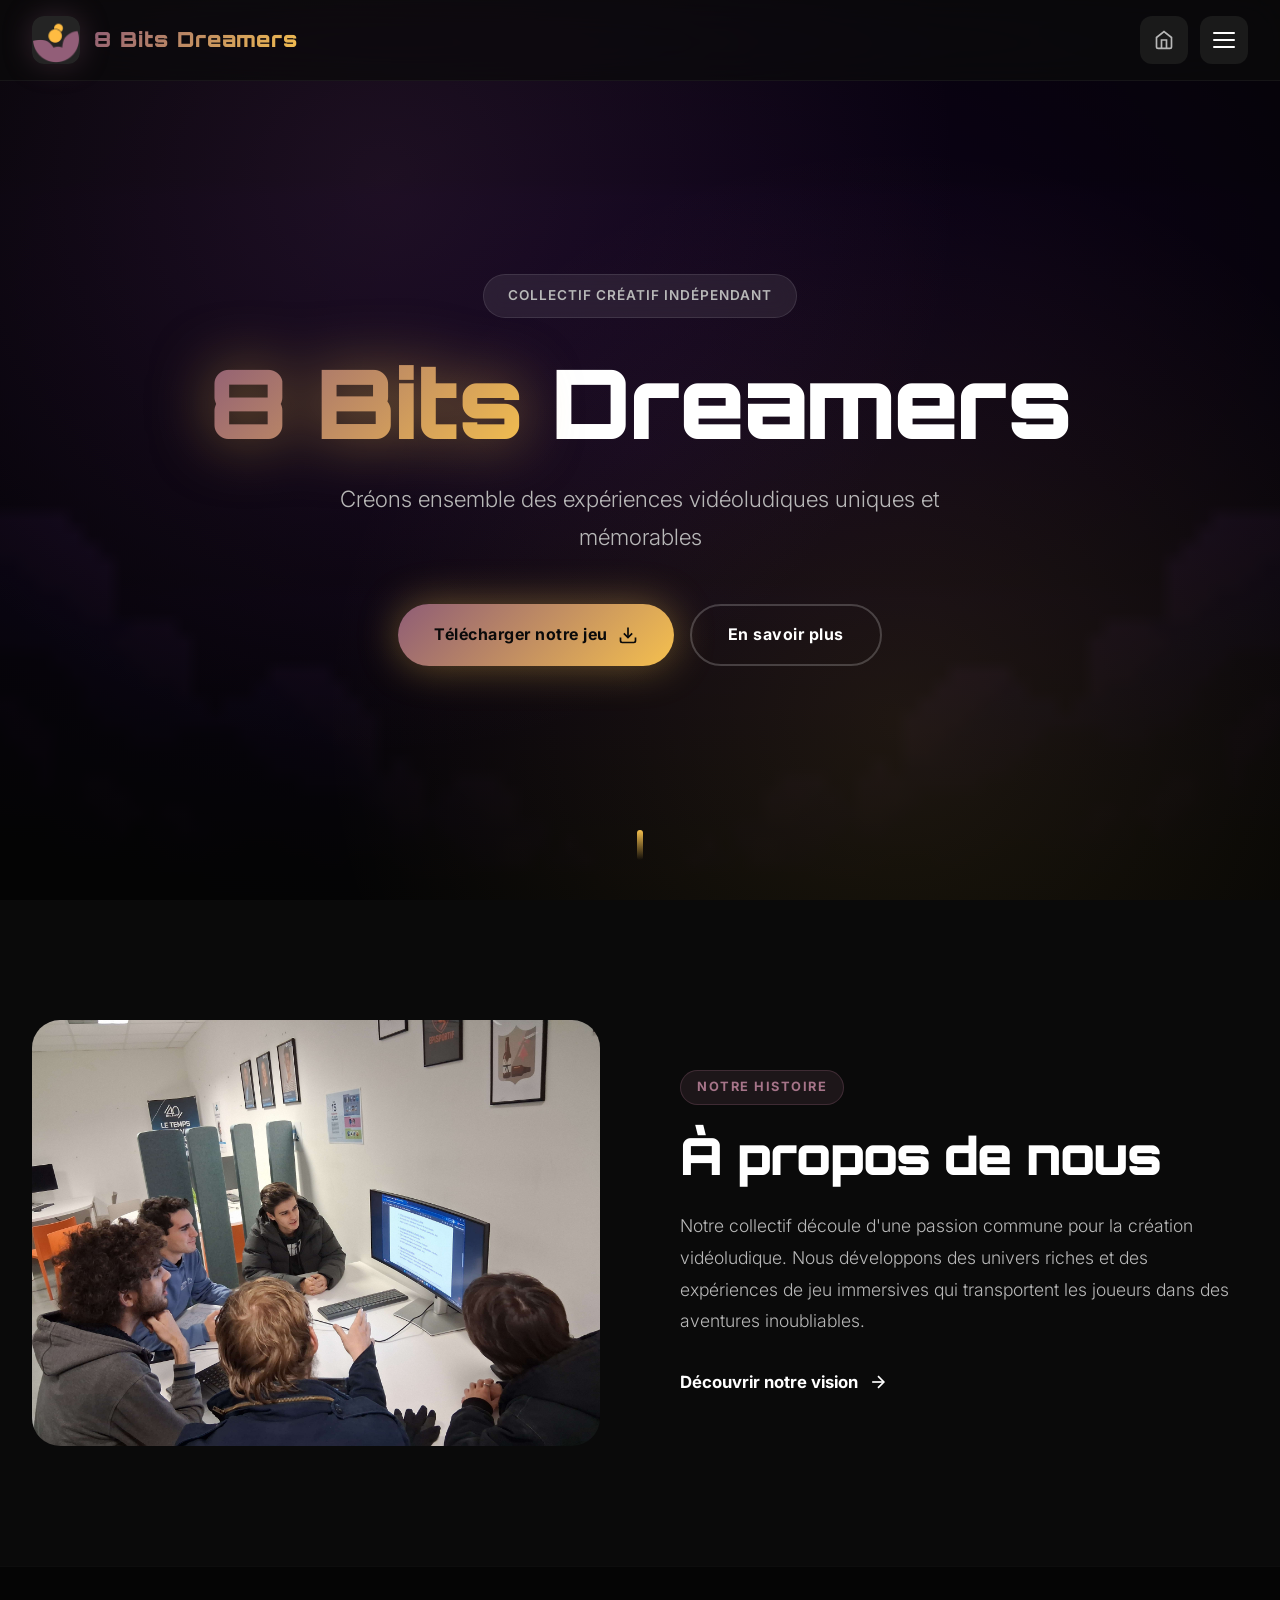
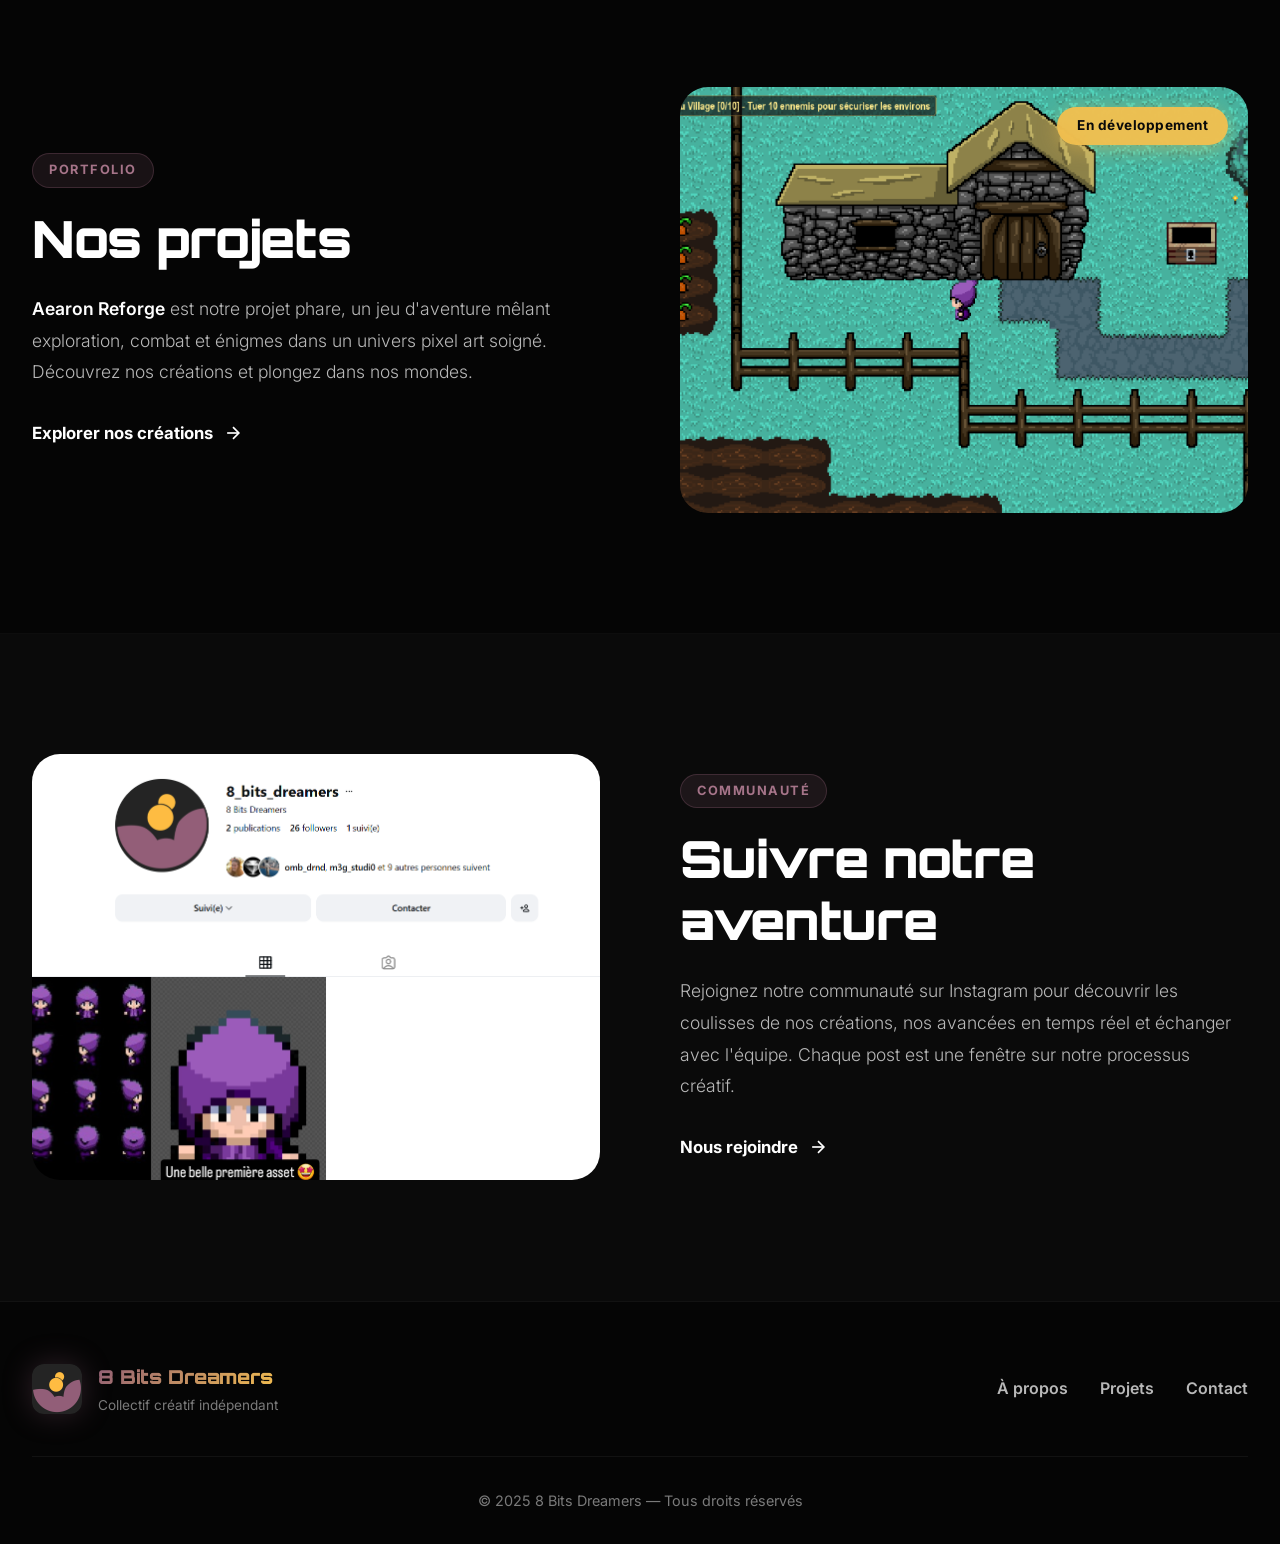
<file: index.html>
<!DOCTYPE html>
<html lang="fr">
<head>
    <meta charset="UTF-8">
    <meta name="viewport" content="width=device-width, initial-scale=1.0">
    <title>8 Bits Dreamers — Collectif Créatif Indépendant</title>
    <link rel="stylesheet" href="style.css">
    <link rel="preconnect" href="https://fonts.googleapis.com">
    <link rel="preconnect" href="https://fonts.gstatic.com" crossorigin>
    <link href="https://fonts.googleapis.com/css2?family=Orbitron:wght@400;700;900&family=Inter:wght@300;400;600;700&display=swap" rel="stylesheet">
</head>
<body>

    <!-- HEADER -->
    <header class="header">
        <div class="nav">
            <div class="logo">
                <img src="img/Logo.png" alt="Logo 8 Bits Dreamers">
                <span class="logo-text">8 Bits Dreamers</span>
            </div>

            <nav class="menu">
                <a href="#" class="menu-item home-icon" aria-label="Accueil">
                    <svg width="20" height="20" viewBox="0 0 24 24" fill="none" stroke="currentColor" stroke-width="2">
                        <path d="M3 9l9-7 9 7v11a2 2 0 0 1-2 2H5a2 2 0 0 1-2-2z"></path>
                        <polyline points="9 22 9 12 15 12 15 22"></polyline>
                    </svg>
                </a>
                
                <button id="menu-toggle" aria-label="Ouvrir le menu" aria-expanded="false">
                    <span></span>
                    <span></span>
                    <span></span>
                </button>

                <div id="dropdown-menu" role="menu">
                    <a href="entreprise.html" role="menuitem">
                        <span class="menu-icon">👥</span>
                        À propos
                    </a>
                    <a href="project.html" role="menuitem">
                        <span class="menu-icon">🎮</span>
                        Nos projets
                    </a>
                    <a href="contact.html" role="menuitem">
                        <span class="menu-icon">📱</span>
                        Nous suivre
                    </a>
                </div>
            </nav>
        </div>
    </header>

    <!-- HERO SECTION -->
    <section class="hero">
        <div class="hero-bg"></div>
        <div class="hero-overlay"></div>
        
        <div class="hero-content">
            <div class="hero-badge">Collectif créatif indépendant</div>
            
            <h1 class="hero-title">
                <span class="title-gradient">8 Bits</span>
                <span class="title-normal">Dreamers</span>
            </h1>
            
            <p class="hero-subtitle">
                Créons ensemble des expériences vidéoludiques uniques et mémorables
            </p>
            
            <div class="hero-cta">
                <a href="Aearon.html" class="btn-primary">
                    <span>Télécharger notre jeu</span>
                    <svg width="20" height="20" viewBox="0 0 24 24" fill="none" stroke="currentColor" stroke-width="2">
                        <path d="M21 15v4a2 2 0 0 1-2 2H5a2 2 0 0 1-2-2v-4"></path>
                        <polyline points="7 10 12 15 17 10"></polyline>
                        <line x1="12" y1="15" x2="12" y2="3"></line>
                    </svg>
                </a>
                <a href="#about" class="btn-secondary">
                    En savoir plus
                </a>
            </div>
        </div>

        <!-- Scroll indicator -->
        <div class="scroll-indicator">
            <div class="scroll-dot"></div>
        </div>
    </section>

    <main>

        <!-- ABOUT SECTION -->
        <section id="about" class="content-section">
            <div class="section-container">
                <div class="section-image reveal">
                    <div class="image-wrapper">
                        <img src="img/histoire.jpg" alt="À propos de nous">
                        <div class="image-overlay"></div>
                    </div>
                </div>
                
                <div class="section-content reveal delay-1">
                    <div class="section-label">Notre histoire</div>
                    <h2 class="section-title">À propos de nous</h2>
                    <p class="section-description">
                        Notre collectif découle d'une passion commune pour la création vidéoludique. 
                        Nous développons des univers riches et des expériences de jeu immersives 
                        qui transportent les joueurs dans des aventures inoubliables.
                    </p>
                    <a href="entreprise.html" class="link-arrow" aria-label="En savoir plus sur l'entreprise">
                        Découvrir notre vision
                        <svg width="20" height="20" viewBox="0 0 24 24" fill="none" stroke="currentColor" stroke-width="2">
                            <line x1="5" y1="12" x2="19" y2="12"></line>
                            <polyline points="12 5 19 12 12 19"></polyline>
                        </svg>
                    </a>
                </div>
            </div>
        </section>

        <!-- PROJECTS SECTION -->
        <section class="content-section dark">
            <div class="section-container reverse">
                <div class="section-image reveal">
                    <div class="image-wrapper">
                        <img src="img/Maps proto.png" alt="Nos projets">
                        <div class="image-overlay"></div>
                        <div class="project-tag">En développement</div>
                    </div>
                </div>
                
                <div class="section-content reveal delay-1">
                    <div class="section-label">Portfolio</div>
                    <h2 class="section-title">Nos projets</h2>
                    <p class="section-description">
                        <strong>Aearon Reforge</strong> est notre projet phare, un jeu d'aventure 
                        mêlant exploration, combat et énigmes dans un univers pixel art soigné. 
                        Découvrez nos créations et plongez dans nos mondes.
                    </p>
                    <a href="project.html" class="link-arrow" aria-label="Voir les projets">
                        Explorer nos créations
                        <svg width="20" height="20" viewBox="0 0 24 24" fill="none" stroke="currentColor" stroke-width="2">
                            <line x1="5" y1="12" x2="19" y2="12"></line>
                            <polyline points="12 5 19 12 12 19"></polyline>
                        </svg>
                    </a>
                </div>
            </div>
        </section>

        <!-- SOCIAL SECTION -->
        <section class="content-section">
            <div class="section-container">
                <div class="section-image reveal">
                    <div class="image-wrapper social-preview">
                        <img src="img/insta.png" alt="Instagram 8 Bits Dreamers">
                        <div class="image-overlay"></div>
                        <div class="social-icons">
                            <div class="social-badge">
                                <svg width="24" height="24" viewBox="0 0 24 24" fill="currentColor">
                                    <rect x="2" y="2" width="20" height="20" rx="5" ry="5"></rect>
                                    <path d="M16 11.37A4 4 0 1 1 12.63 8 4 4 0 0 1 16 11.37z" fill="#141414"></path>
                                    <line x1="17.5" y1="6.5" x2="17.51" y2="6.5" stroke="#141414" stroke-width="2"></line>
                                </svg>
                            </div>
                        </div>
                    </div>
                </div>
                
                <div class="section-content reveal delay-1">
                    <div class="section-label">Communauté</div>
                    <h2 class="section-title">Suivre notre aventure</h2>
                    <p class="section-description">
                        Rejoignez notre communauté sur Instagram pour découvrir les coulisses 
                        de nos créations, nos avancées en temps réel et échanger avec l'équipe. 
                        Chaque post est une fenêtre sur notre processus créatif.
                    </p>
                    <a href="contact.html" class="link-arrow" aria-label="Nous contacter">
                        Nous rejoindre
                        <svg width="20" height="20" viewBox="0 0 24 24" fill="none" stroke="currentColor" stroke-width="2">
                            <line x1="5" y1="12" x2="19" y2="12"></line>
                            <polyline points="12 5 19 12 12 19"></polyline>
                        </svg>
                    </a>
                </div>
            </div>
        </section>

    </main>

    <!-- FOOTER -->
    <footer class="footer">
        <div class="footer-content">
            <div class="footer-brand">
                <img src="img/Logo.png" alt="8 Bits Dreamers" class="footer-logo">
                <div>
                    <div class="footer-title">8 Bits Dreamers</div>
                    <div class="footer-tagline">Collectif créatif indépendant</div>
                </div>
            </div>
            
            <div class="footer-links">
                <a href="entreprise.html">À propos</a>
                <a href="project.html">Projets</a>
                <a href="contact.html">Contact</a>
            </div>
        </div>
        
        <div class="footer-bottom">
            <p>© 2025 8 Bits Dreamers — Tous droits réservés</p>
        </div>
    </footer>

    <!-- Easter Egg Sprite qui traverse -->
    <div id="walking-sprite" class="walking-sprite">
        <img src="sprite1_1.gif" alt="Personnage Aearon">
    </div>

    <!-- SCRIPTS -->
    <script>
        // Intersection Observer pour les animations
        const observerOptions = {
            threshold: 0.1,
            rootMargin: '0px 0px -100px 0px'
        };

        const observer = new IntersectionObserver((entries) => {
            entries.forEach(entry => {
                if (entry.isIntersecting) {
                    entry.target.classList.add('visible');
                    observer.unobserve(entry.target);
                }
            });
        }, observerOptions);

        document.querySelectorAll('.reveal').forEach(el => {
            observer.observe(el);
        });

        // Menu hamburger
        const menuToggle = document.getElementById('menu-toggle');
        const dropdownMenu = document.getElementById('dropdown-menu');

        menuToggle.addEventListener('click', () => {
            const isExpanded = menuToggle.getAttribute('aria-expanded') === 'true';
            menuToggle.setAttribute('aria-expanded', !isExpanded);
            menuToggle.classList.toggle('active');
            dropdownMenu.classList.toggle('active');
        });

        // Fermer le menu en cliquant ailleurs
        document.addEventListener('click', (e) => {
            if (!menuToggle.contains(e.target) && !dropdownMenu.contains(e.target)) {
                menuToggle.classList.remove('active');
                dropdownMenu.classList.remove('active');
                menuToggle.setAttribute('aria-expanded', 'false');
            }
        });

        // Smooth scroll pour les ancres
        document.querySelectorAll('a[href^="#"]').forEach(anchor => {
            anchor.addEventListener('click', function (e) {
                e.preventDefault();
                const target = document.querySelector(this.getAttribute('href'));
                if (target) {
                    target.scrollIntoView({ behavior: 'smooth', block: 'start' });
                }
            });
        });

        // Parallax effect sur le hero
        window.addEventListener('scroll', () => {
            const scrolled = window.pageYOffset;
            const heroContent = document.querySelector('.hero-content');
            if (heroContent && scrolled < window.innerHeight) {
                heroContent.style.transform = `translateY(${scrolled * 0.5}px)`;
                heroContent.style.opacity = 1 - (scrolled / window.innerHeight);
            }
        });

        // Easter Egg - Sprite qui marche
        function makeWalkingSprite() {
            const sprite = document.getElementById('walking-sprite');
            if (!sprite) return;
            
            // Random entre 15 et 45 secondes
            const randomDelay = Math.random() * 30000 + 15000;
            
            setTimeout(() => {
                sprite.classList.add('walking');
                
                // Retirer après l'animation (12 secondes)
                setTimeout(() => {
                    sprite.classList.remove('walking');
                    makeWalkingSprite(); // Relancer
                }, 12000);
            }, randomDelay);
        }
        
        // Démarrer l'easter egg
        makeWalkingSprite();
    </script>

</body>
</html>
</file>
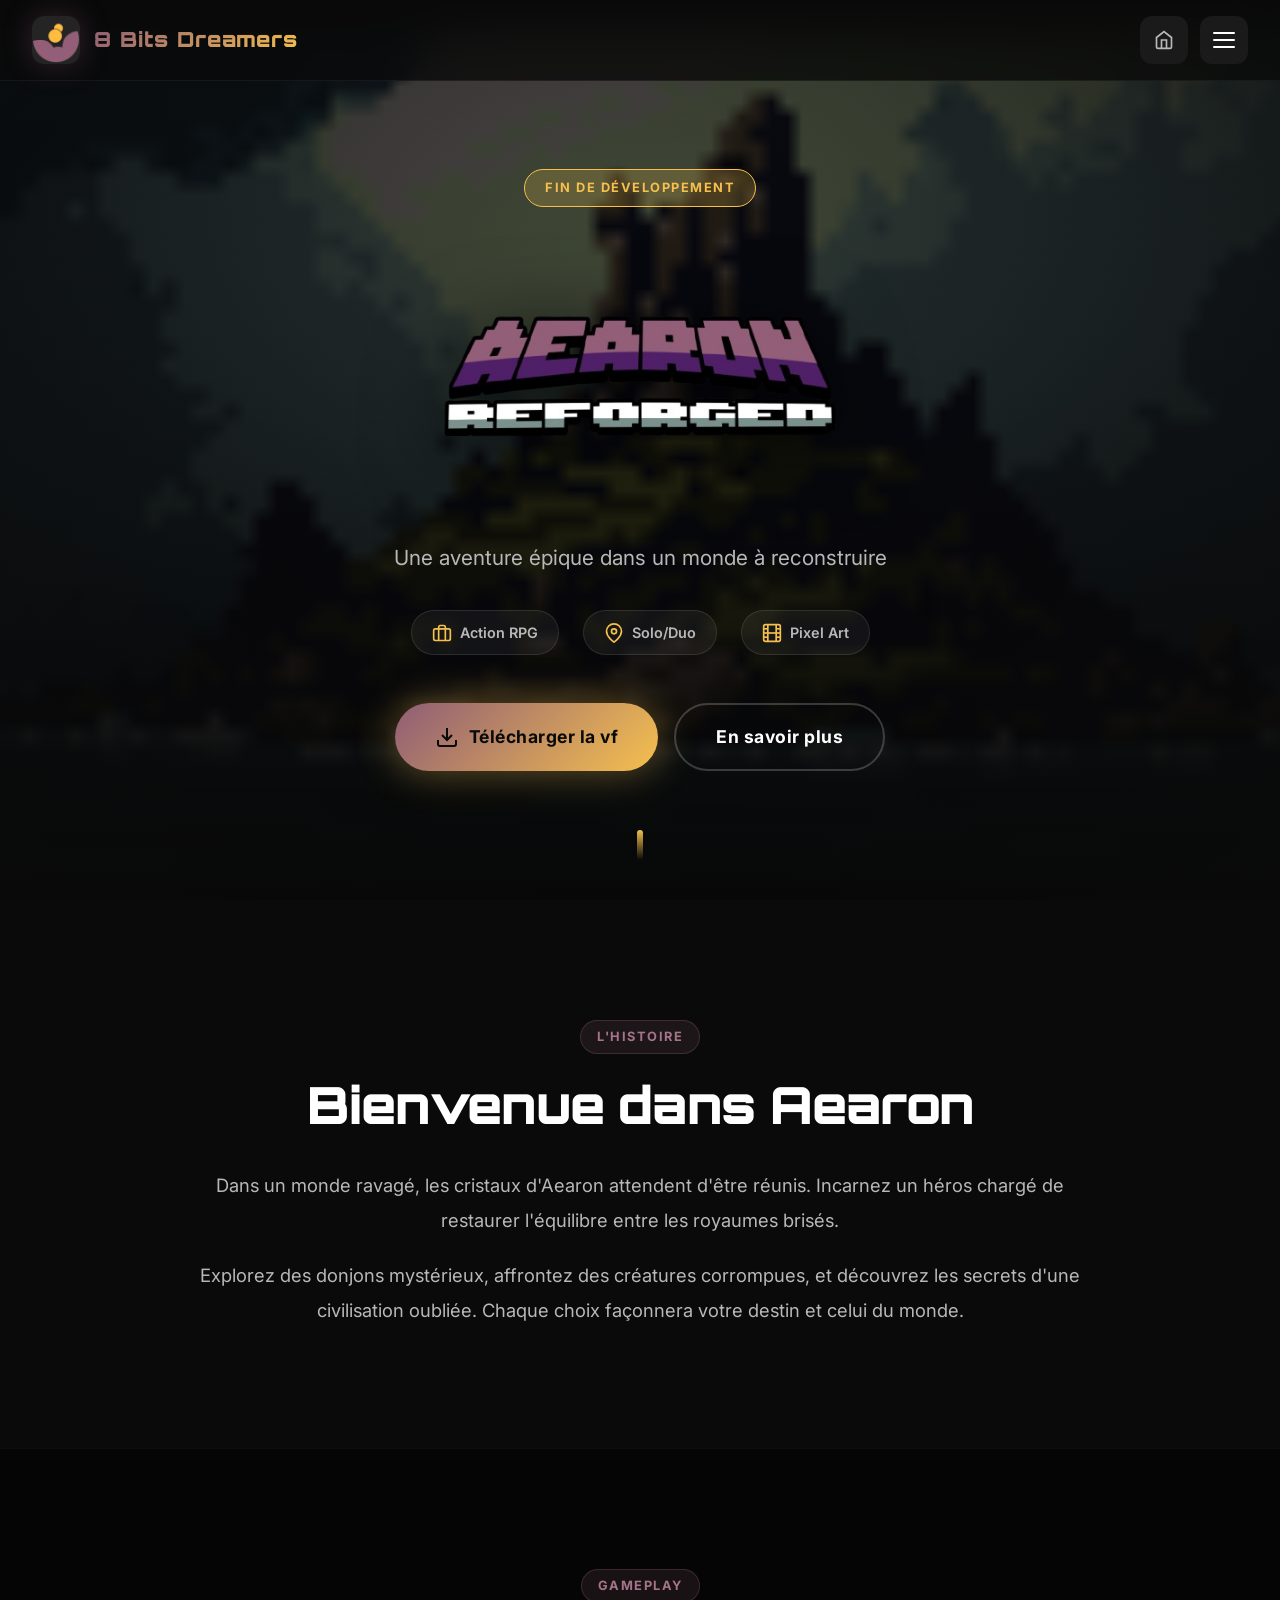
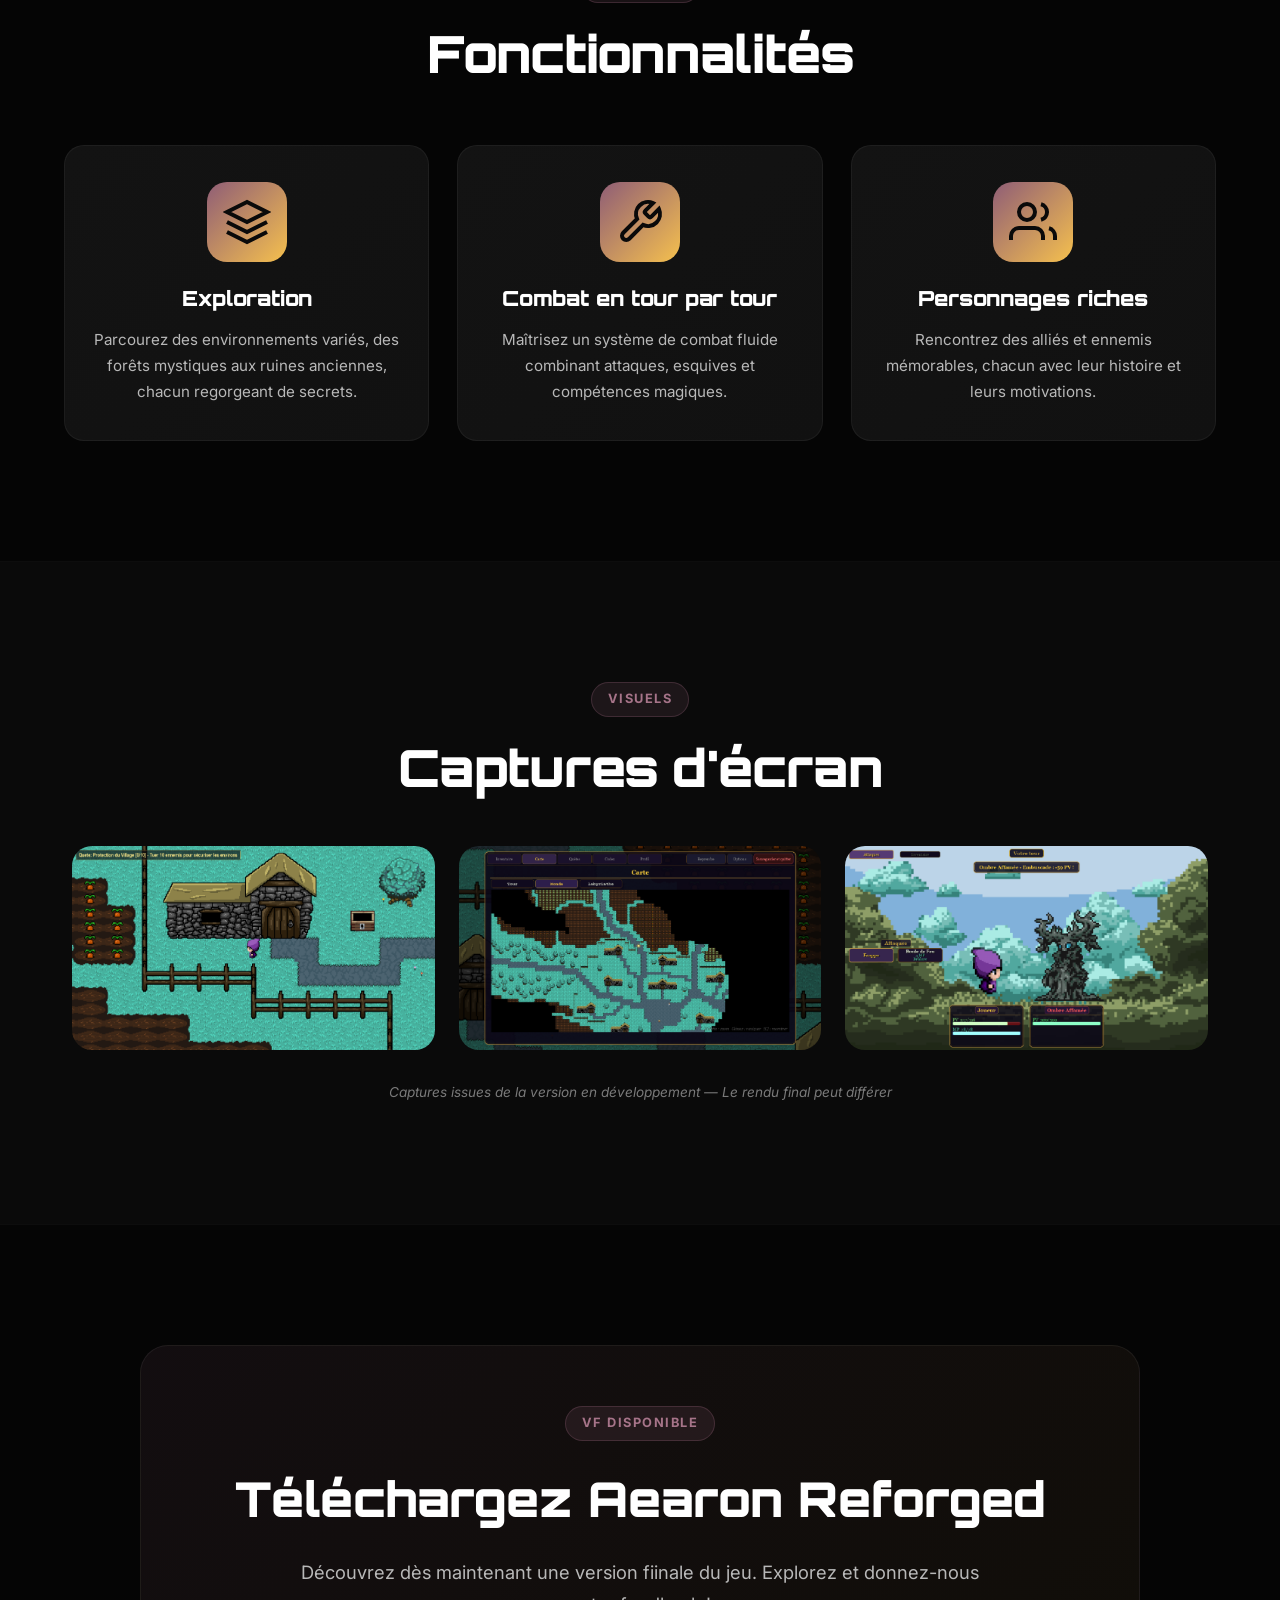
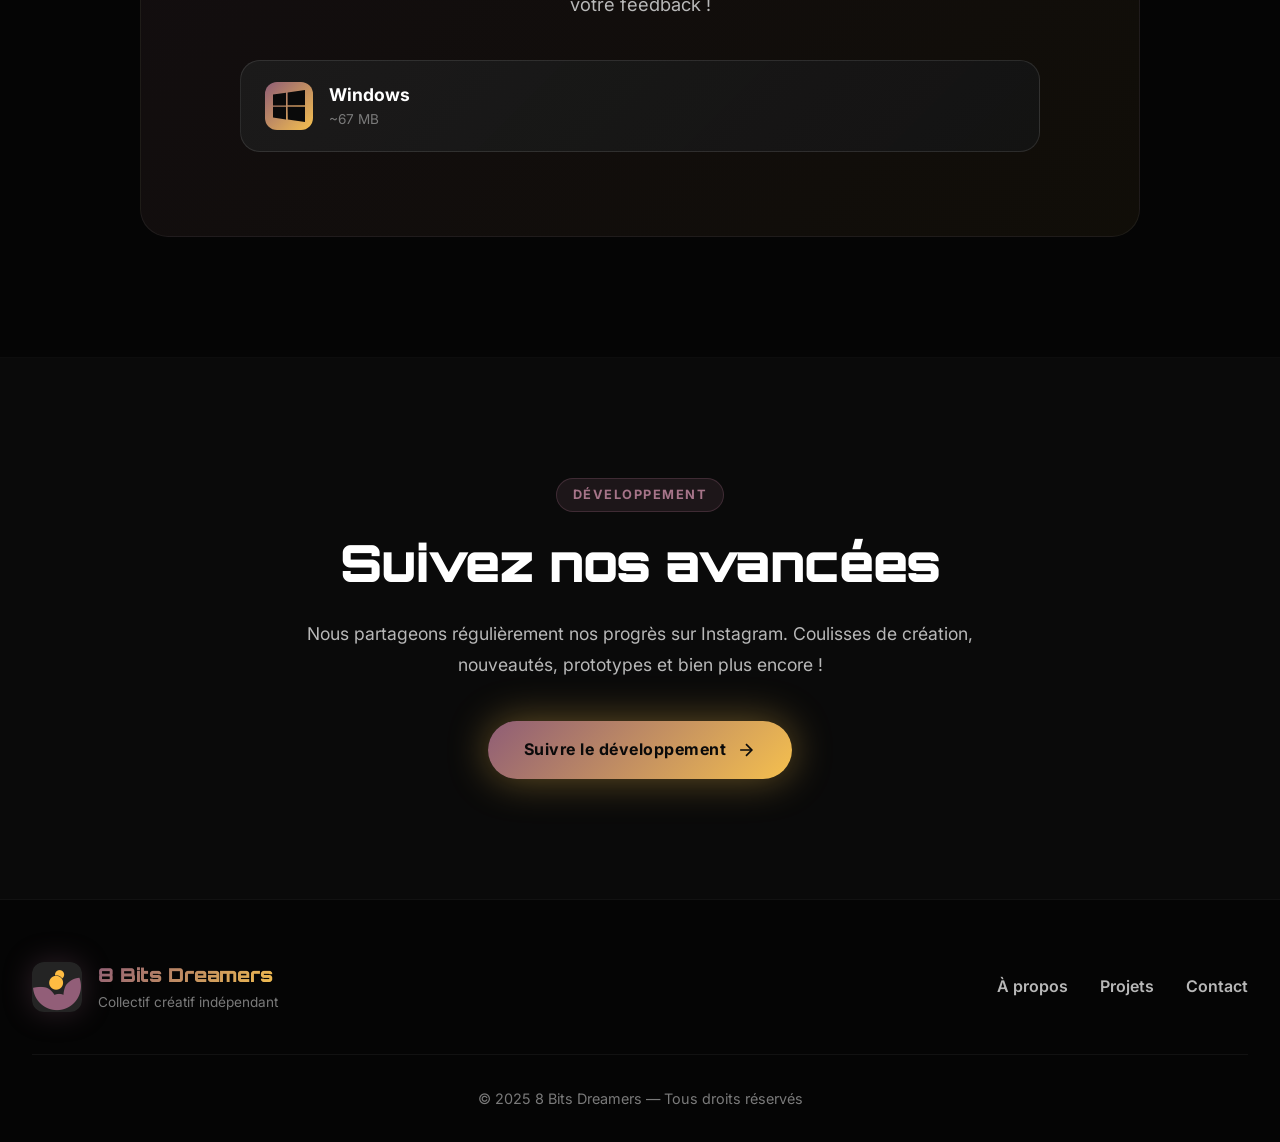
<file: Aearon.html>
<!DOCTYPE html>
<html lang="fr">
<head>
    <meta charset="UTF-8">
    <meta name="viewport" content="width=device-width, initial-scale=1.0">
    <title>Aearon Reforged — 8 Bits Dreamers</title>
    <link rel="stylesheet" href="style.css">
    <link rel="preconnect" href="https://fonts.googleapis.com">
    <link rel="preconnect" href="https://fonts.gstatic.com" crossorigin>
    <link href="https://fonts.googleapis.com/css2?family=Orbitron:wght@400;700;900&family=Inter:wght@300;400;600;700&display=swap" rel="stylesheet">
</head>
<body>

    <!-- HEADER -->
    <header class="header">
        <div class="nav">
            <div class="logo">
                <img src="img/Logo.png" alt="Logo 8 Bits Dreamers">
                <span class="logo-text">8 Bits Dreamers</span>
            </div>

            <nav class="menu">
                <a href="index.html" class="menu-item home-icon" aria-label="Accueil">
                    <svg width="20" height="20" viewBox="0 0 24 24" fill="none" stroke="currentColor" stroke-width="2">
                        <path d="M3 9l9-7 9 7v11a2 2 0 0 1-2 2H5a2 2 0 0 1-2-2z"></path>
                        <polyline points="9 22 9 12 15 12 15 22"></polyline>
                    </svg>
                </a>
                
                <button id="menu-toggle" aria-label="Ouvrir le menu" aria-expanded="false">
                    <span></span>
                    <span></span>
                    <span></span>
                </button>

                <div id="dropdown-menu" role="menu">
                    <a href="entreprise.html" role="menuitem">
                        <span class="menu-icon">👥</span>
                        À propos
                    </a>
                    <a href="project.html" role="menuitem">
                        <span class="menu-icon">🎮</span>
                        Nos projets
                    </a>
                    <a href="contact.html" role="menuitem">
                        <span class="menu-icon">📱</span>
                        Nous suivre
                    </a>
                </div>
            </nav>
        </div>
    </header>

    <!-- GAME HERO -->
    <section class="game-hero">
        <div class="game-hero-bg" style="background-image: url('img/aearon banner.png');"></div>
        <div class="game-hero-overlay"></div>
        
        <div class="game-hero-content">
            <div class="game-status">Fin de développement</div>
            
            <img src="img/aearon logo wbg.png" alt="Aearon Reforged" class="game-logo">
            
            <p class="game-tagline">
                Une aventure épique dans un monde à reconstruire
            </p>
            
            <div class="game-meta">
                <div class="meta-item">
                    <svg width="20" height="20" viewBox="0 0 24 24" fill="none" stroke="currentColor" stroke-width="2">
                        <rect x="2" y="7" width="20" height="14" rx="2" ry="2"></rect>
                        <path d="M16 21V5a2 2 0 0 0-2-2h-4a2 2 0 0 0-2 2v16"></path>
                    </svg>
                    <span>Action RPG</span>
                </div>
                <div class="meta-item">
                    <svg width="20" height="20" viewBox="0 0 24 24" fill="none" stroke="currentColor" stroke-width="2">
                        <path d="M21 10c0 7-9 13-9 13s-9-6-9-13a9 9 0 0 1 18 0z"></path>
                        <circle cx="12" cy="10" r="3"></circle>
                    </svg>
                    <span>Solo/Duo</span>
                </div>
                <div class="meta-item">
                    <svg width="20" height="20" viewBox="0 0 24 24" fill="none" stroke="currentColor" stroke-width="2">
                        <rect x="2" y="2" width="20" height="20" rx="2.18" ry="2.18"></rect>
                        <line x1="7" y1="2" x2="7" y2="22"></line>
                        <line x1="17" y1="2" x2="17" y2="22"></line>
                        <line x1="2" y1="12" x2="22" y2="12"></line>
                        <line x1="2" y1="7" x2="7" y2="7"></line>
                        <line x1="2" y1="17" x2="7" y2="17"></line>
                        <line x1="17" y1="17" x2="22" y2="17"></line>
                        <line x1="17" y1="7" x2="22" y2="7"></line>
                    </svg>
                    <span>Pixel Art</span>
                </div>
            </div>
            
            <div class="game-cta">
                <a href="#download" class="btn-primary btn-large">
                    <svg width="24" height="24" viewBox="0 0 24 24" fill="none" stroke="currentColor" stroke-width="2">
                        <path d="M21 15v4a2 2 0 0 1-2 2H5a2 2 0 0 1-2-2v-4"></path>
                        <polyline points="7 10 12 15 17 10"></polyline>
                        <line x1="12" y1="15" x2="12" y2="3"></line>
                    </svg>
                    <span>Télécharger la vf</span>
                </a>
                <a href="#about" class="btn-secondary btn-large">
                    En savoir plus
                </a>
            </div>
        </div>

        <!-- Scroll indicator -->
        <div class="scroll-indicator">
            <div class="scroll-dot"></div>
        </div>
    </section>

    <!-- CONTENU -->
    <main>

        <!-- SYNOPSIS -->
        <section id="about" class="content-section">
            <div class="game-synopsis reveal">
                <div class="section-label centered">L'histoire</div>
                <h2 class="section-title centered">Bienvenue dans Aearon</h2>
                <div class="synopsis-content">
                    <p>
                        Dans un monde ravagé, les cristaux d'Aearon 
                        attendent d'être réunis. Incarnez un héros chargé de restaurer 
                        l'équilibre entre les royaumes brisés.
                    </p>
                    <p>
                        Explorez des donjons mystérieux, affrontez des créatures corrompues, 
                        et découvrez les secrets d'une civilisation oubliée. Chaque choix 
                        façonnera votre destin et celui du monde.
                    </p>
                </div>
            </div>
        </section>

        <!-- FEATURES -->
        <section class="content-section dark">
            <div class="game-features">
                <div class="features-intro reveal">
                    <div class="section-label centered">Gameplay</div>
                    <h2 class="section-title centered">Fonctionnalités</h2>
                </div>

                <div class="features-grid">
                    <div class="feature-card reveal">
                        <div class="feature-icon">
                            <svg width="48" height="48" viewBox="0 0 24 24" fill="none" stroke="currentColor" stroke-width="2">
                                <path d="M12 2L2 7l10 5 10-5-10-5z"></path>
                                <path d="M2 17l10 5 10-5"></path>
                                <path d="M2 12l10 5 10-5"></path>
                            </svg>
                        </div>
                        <h3>Exploration</h3>
                        <p>
                            Parcourez des environnements variés, des forêts mystiques 
                            aux ruines anciennes, chacun regorgeant de secrets.
                        </p>
                    </div>

                    <div class="feature-card reveal delay-1">
                        <div class="feature-icon">
                            <svg width="48" height="48" viewBox="0 0 24 24" fill="none" stroke="currentColor" stroke-width="2">
                                <path d="M14.7 6.3a1 1 0 0 0 0 1.4l1.6 1.6a1 1 0 0 0 1.4 0l3.77-3.77a6 6 0 0 1-7.94 7.94l-6.91 6.91a2.12 2.12 0 0 1-3-3l6.91-6.91a6 6 0 0 1 7.94-7.94l-3.76 3.76z"></path>
                            </svg>
                        </div>
                        <h3>Combat en tour par tour</h3>
                        <p>
                            Maîtrisez un système de combat fluide combinant attaques, 
                            esquives et compétences magiques.
                        </p>
                    </div>

                    <div class="feature-card reveal delay-1">
                        <div class="feature-icon">
                            <svg width="48" height="48" viewBox="0 0 24 24" fill="none" stroke="currentColor" stroke-width="2">
                                <path d="M17 21v-2a4 4 0 0 0-4-4H5a4 4 0 0 0-4 4v2"></path>
                                <circle cx="9" cy="7" r="4"></circle>
                                <path d="M23 21v-2a4 4 0 0 0-3-3.87"></path>
                                <path d="M16 3.13a4 4 0 0 1 0 7.75"></path>
                            </svg>
                        </div>
                        <h3>Personnages riches</h3>
                        <p>
                            Rencontrez des alliés et ennemis mémorables, chacun avec 
                            leur histoire et leurs motivations.
                        </p>
                    </div>
                </div>
            </div>
        </section>

        <!-- GALLERY -->
        <section class="content-section">
            <div class="gallery-section reveal">
                <div class="section-label centered">Visuels</div>
                <h2 class="section-title centered">Captures d'écran</h2>
                
                <div class="gallery-grid">
                    <div class="gallery-item reveal">
                        <img src="img/Maps proto.png" alt="Screenshot Aearon">
                        <div class="gallery-overlay">
                            <span>Environnement</span>
                        </div>
                    </div>
                    
                    <div class="gallery-item reveal delay-1">
                        <img src="img/explo.png" alt="Screenshot Aearon">
                        <div class="gallery-overlay">
                            <span>Exploration</span>
                        </div>
                    </div>
                    
                    <div class="gallery-item reveal delay-2">
                        <img src="img/comba.png" alt="Screenshot Aearon">
                        <div class="gallery-overlay">
                            <span>Combat</span>
                        </div>
                    </div>
                </div>
                
                <p class="gallery-note">
                    Captures issues de la version en développement — Le rendu final peut différer
                </p>
            </div>
        </section>

        <!-- DOWNLOAD -->
        <section id="download" class="content-section dark">
            <div class="download-section reveal">
                <div class="download-content">
                    <div class="section-label centered">Vf disponible</div>
                    <h2 class="download-title">Téléchargez Aearon Reforged</h2>
                    <p class="download-text">
                        Découvrez dès maintenant une version fiinale du jeu. 
                        Explorez et donnez-nous votre feedback !
                    </p>
                    
                    <div class="download-buttons">
                        <a href="https://github.com/louisdirand2007-ux/aearon-realeses/releases/download/v0.1/AearonReforged-Setup.exe" class="download-btn windows">
                            <div class="download-icon">
                                <svg width="32" height="32" viewBox="0 0 24 24" fill="currentColor">
                                    <path d="M0 3.449L9.75 2.1v9.451H0m10.949-9.602L24 0v11.4H10.949M0 12.6h9.75v9.451L0 20.699M10.949 12.6H24V24l-12.9-1.801"/>
                                </svg>
                            </div>
                            <div class="download-info">
                                <span class="download-platform">Windows</span>
                                <span class="download-size">~67 MB</span>
                            </div>
                        </a>
                </div>
            </div>
        </section>

        <!-- DEV UPDATES -->
        <section class="content-section">
            <div class="updates-section reveal">
                <div class="section-label centered">Développement</div>
                <h2 class="section-title centered">Suivez nos avancées</h2>
                
                <p class="updates-text">
                    Nous partageons régulièrement nos progrès sur Instagram. Coulisses de 
                    création, nouveautés, prototypes et bien plus encore !
                </p>
                
                <a href="contact.html" class="btn-primary">
                    <span>Suivre le développement</span>
                    <svg width="20" height="20" viewBox="0 0 24 24" fill="none" stroke="currentColor" stroke-width="2">
                        <line x1="5" y1="12" x2="19" y2="12"></line>
                        <polyline points="12 5 19 12 12 19"></polyline>
                    </svg>
                </a>
            </div>
        </section>

    </main>

    <!-- FOOTER -->
    <footer class="footer">
        <div class="footer-content">
            <div class="footer-brand">
                <img src="img/Logo.png" alt="8 Bits Dreamers" class="footer-logo">
                <div>
                    <div class="footer-title">8 Bits Dreamers</div>
                    <div class="footer-tagline">Collectif créatif indépendant</div>
                </div>
            </div>
            
            <div class="footer-links">
                <a href="entreprise.html">À propos</a>
                <a href="project.html">Projets</a>
                <a href="contact.html">Contact</a>
            </div>
        </div>
        
        <div class="footer-bottom">
            <p>© 2025 8 Bits Dreamers — Tous droits réservés</p>
        </div>
    </footer>

    <!-- Easter Egg Sprite qui traverse -->
    <div id="walking-sprite" class="walking-sprite">
        <img src="sprite1_1.gif" alt="Personnage Aearon">
    </div>

    <!-- SCRIPTS -->
    <script>
        // Intersection Observer pour les animations
        const observerOptions = {
            threshold: 0.1,
            rootMargin: '0px 0px -100px 0px'
        };

        const observer = new IntersectionObserver((entries) => {
            entries.forEach(entry => {
                if (entry.isIntersecting) {
                    entry.target.classList.add('visible');
                    observer.unobserve(entry.target);
                }
            });
        }, observerOptions);

        document.querySelectorAll('.reveal').forEach(el => {
            observer.observe(el);
        });

        // Menu hamburger
        const menuToggle = document.getElementById('menu-toggle');
        const dropdownMenu = document.getElementById('dropdown-menu');

        menuToggle.addEventListener('click', () => {
            const isExpanded = menuToggle.getAttribute('aria-expanded') === 'true';
            menuToggle.setAttribute('aria-expanded', !isExpanded);
            menuToggle.classList.toggle('active');
            dropdownMenu.classList.toggle('active');
        });

        // Fermer le menu en cliquant ailleurs
        document.addEventListener('click', (e) => {
            if (!menuToggle.contains(e.target) && !dropdownMenu.contains(e.target)) {
                menuToggle.classList.remove('active');
                dropdownMenu.classList.remove('active');
                menuToggle.setAttribute('aria-expanded', 'false');
            }
        });

        // Smooth scroll
        document.querySelectorAll('a[href^="#"]').forEach(anchor => {
            anchor.addEventListener('click', function (e) {
                e.preventDefault();
                const target = document.querySelector(this.getAttribute('href'));
                if (target) {
                    target.scrollIntoView({ behavior: 'smooth', block: 'start' });
                }
            });
        });

        // Easter Egg - Sprite qui marche
        function makeWalkingSprite() {
            const sprite = document.getElementById('walking-sprite');
            if (!sprite) return;
            
            // Random entre 15 et 45 secondes
            const randomDelay = Math.random() * 30000 + 15000;
            
            setTimeout(() => {
                sprite.classList.add('walking');
                
                // Retirer après l'animation (12 secondes)
                setTimeout(() => {
                    sprite.classList.remove('walking');
                    makeWalkingSprite(); // Relancer
                }, 12000);
            }, randomDelay);
        }
        
        // Démarrer l'easter egg
        makeWalkingSprite();
    </script>

</body>
</html>
</file>
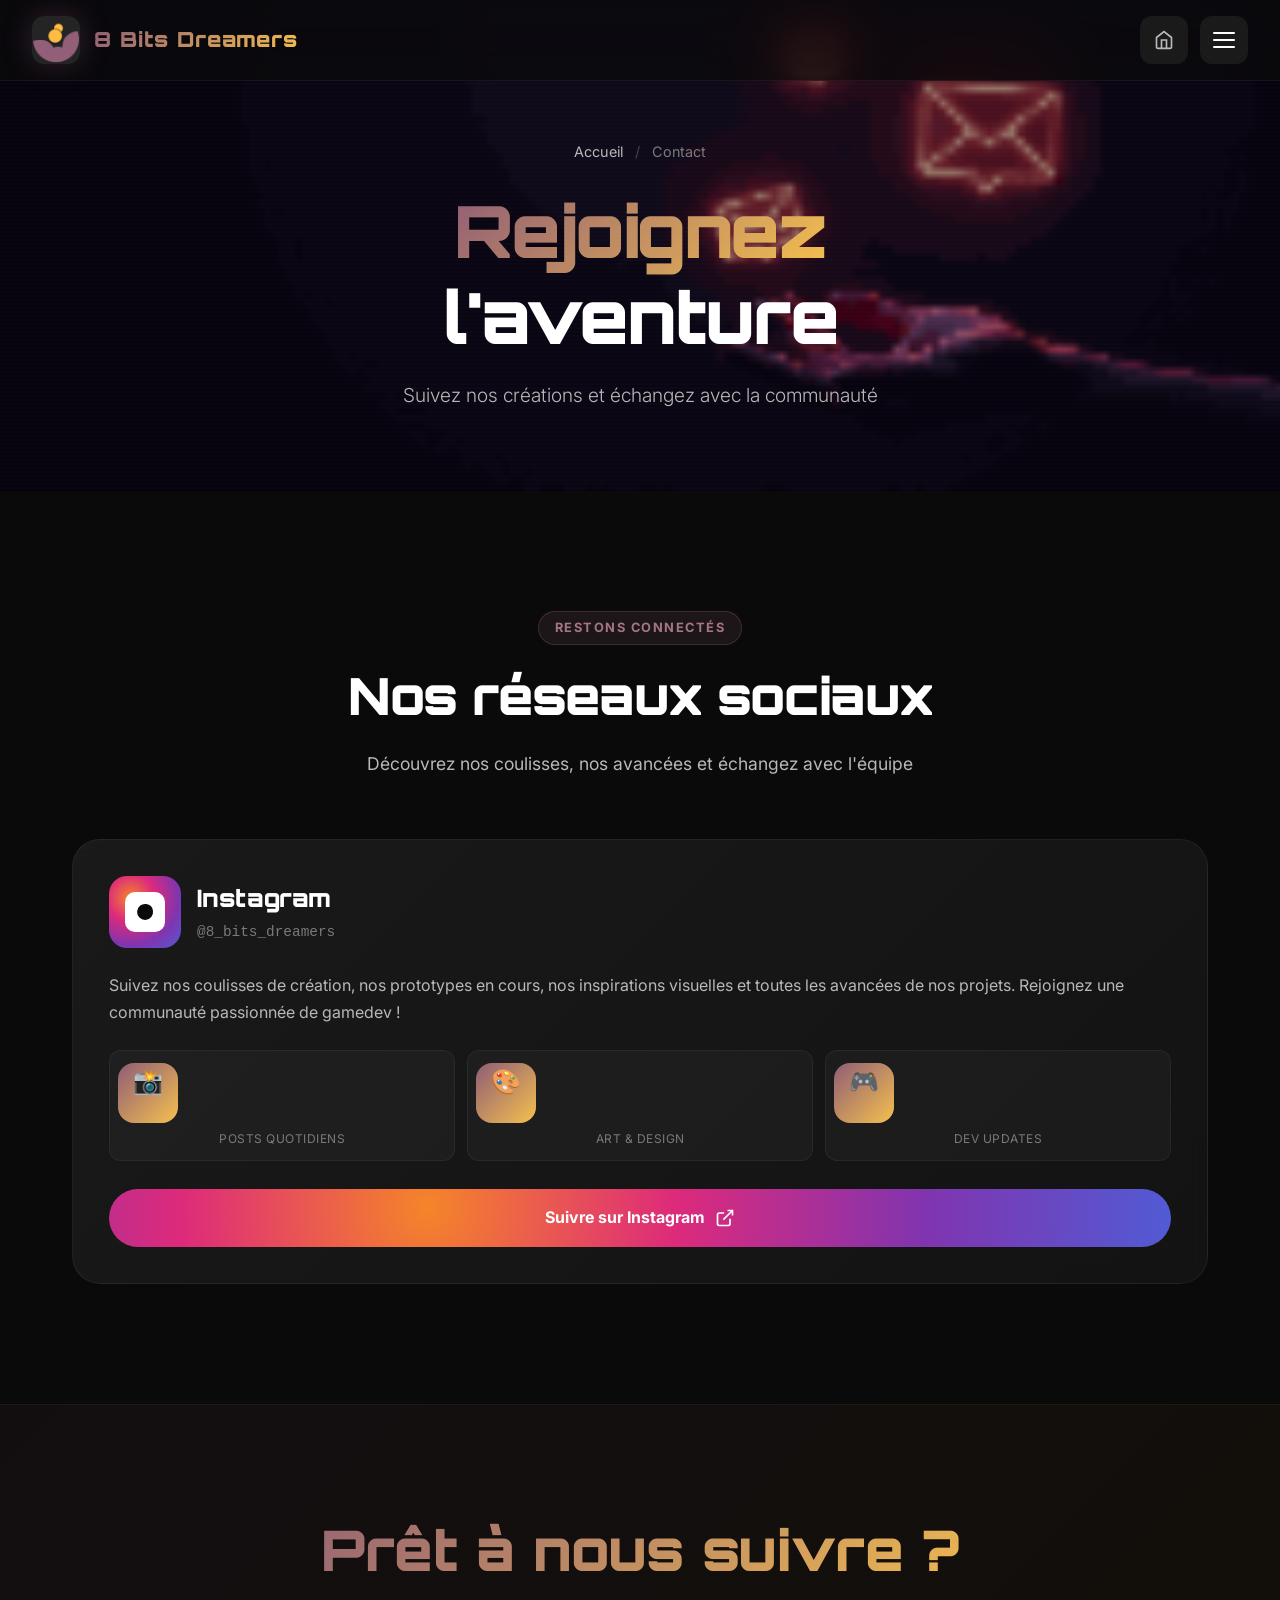
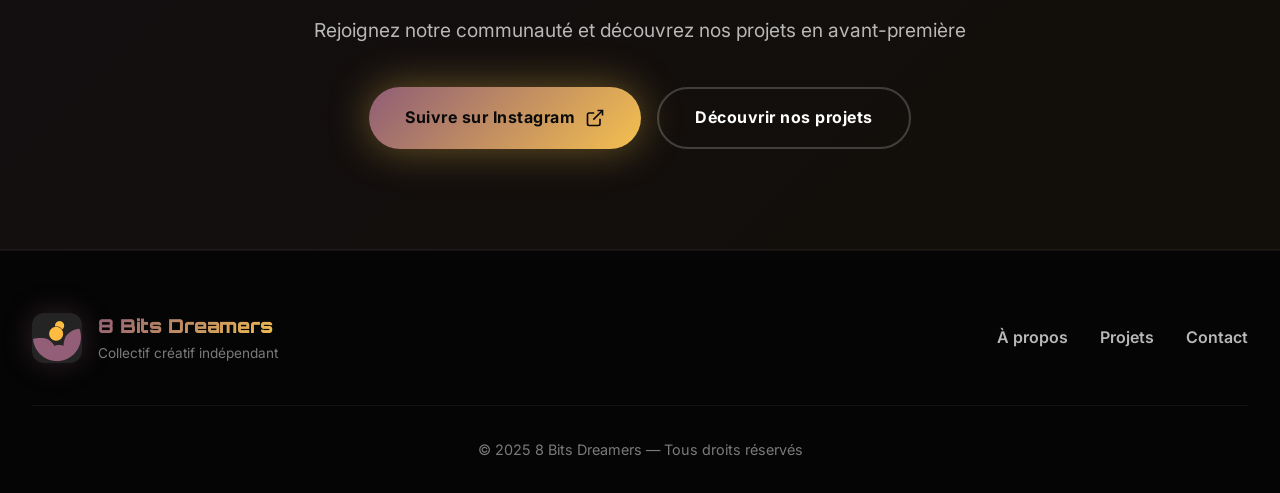
<file: contact.html>
<!DOCTYPE html>
<html lang="fr">
<head>
    <meta charset="UTF-8">
    <meta name="viewport" content="width=device-width, initial-scale=1.0">
    <title>Contact — 8 Bits Dreamers</title>
    <link rel="stylesheet" href="style.css">
    <link rel="preconnect" href="https://fonts.googleapis.com">
    <link rel="preconnect" href="https://fonts.gstatic.com" crossorigin>
    <link href="https://fonts.googleapis.com/css2?family=Orbitron:wght@400;700;900&family=Inter:wght@300;400;600;700&display=swap" rel="stylesheet">
</head>
<body>

    <!-- HEADER -->
    <header class="header">
        <div class="nav">
            <div class="logo">
                <img src="img/Logo.png" alt="Logo 8 Bits Dreamers">
                <span class="logo-text">8 Bits Dreamers</span>
            </div>

            <nav class="menu">
                <a href="index.html" class="menu-item home-icon" aria-label="Accueil">
                    <svg width="20" height="20" viewBox="0 0 24 24" fill="none" stroke="currentColor" stroke-width="2">
                        <path d="M3 9l9-7 9 7v11a2 2 0 0 1-2 2H5a2 2 0 0 1-2-2z"></path>
                        <polyline points="9 22 9 12 15 12 15 22"></polyline>
                    </svg>
                </a>
                
                <button id="menu-toggle" aria-label="Ouvrir le menu" aria-expanded="false">
                    <span></span>
                    <span></span>
                    <span></span>
                </button>

                <div id="dropdown-menu" role="menu">
                    <a href="entreprise.html" role="menuitem">
                        <span class="menu-icon">👥</span>
                        À propos
                    </a>
                    <a href="project.html" role="menuitem">
                        <span class="menu-icon">🎮</span>
                        Nos projets
                    </a>
                    <a href="contact.html" role="menuitem">
                        <span class="menu-icon">📱</span>
                        Nous suivre
                    </a>
                </div>
            </nav>
        </div>
    </header>

    <!-- PAGE HERO -->
    <section class="page-hero contact-hero">
        <div class="page-hero-bg" style="background-image: url('img/contact banner2.png');"></div>
        <div class="page-hero-overlay"></div>
        
        <div class="page-hero-content">
            <div class="breadcrumb">
                <a href="index.html">Accueil</a>
                <span class="separator">/</span>
                <span>Contact</span>
            </div>
            
            <h1 class="page-title">
                <span class="title-accent">Rejoignez</span><br>
                l'aventure
            </h1>
            
            <p class="page-subtitle">
                Suivez nos créations et échangez avec la communauté
            </p>
        </div>
    </section>

    <!-- CONTENU -->
    <main>

        <!-- RÉSEAUX SOCIAUX -->
        <section class="content-section">
            <div class="contact-intro reveal">
                <div class="section-label centered">Restons connectés</div>
                <h2 class="section-title centered">Nos réseaux sociaux</h2>
                <p class="centered-text">
                    Découvrez nos coulisses, nos avancées et échangez avec l'équipe
                </p>
            </div>

            <div class="social-cards">
                
                <!-- Instagram Card -->
                <div class="social-card instagram reveal">
                    <div class="social-card-header">
                        <div class="social-icon">
                            <svg width="48" height="48" viewBox="0 0 24 24" fill="currentColor">
                                <rect x="2" y="2" width="20" height="20" rx="5" ry="5"></rect>
                                <path d="M16 11.37A4 4 0 1 1 12.63 8 4 4 0 0 1 16 11.37z" fill="#0a0a0a"></path>
                                <line x1="17.5" y1="6.5" x2="17.51" y2="6.5" stroke="#0a0a0a" stroke-width="2"></line>
                            </svg>
                        </div>
                        <div class="social-info">
                            <h3 class="social-name">Instagram</h3>
                            <div class="social-handle">@8_bits_dreamers</div>
                        </div>
                    </div>
                    
                    <p class="social-description">
                        Suivez nos coulisses de création, nos prototypes en cours, 
                        nos inspirations visuelles et toutes les avancées de nos projets. 
                        Rejoignez une communauté passionnée de gamedev !
                    </p>
                    
                    <div class="social-stats">
                        <div class="stat-item">
                            <div class="stat-icon">📸</div>
                            <div class="stat-text">Posts quotidiens</div>
                        </div>
                        <div class="stat-item">
                            <div class="stat-icon">🎨</div>
                            <div class="stat-text">Art & Design</div>
                        </div>
                        <div class="stat-item">
                            <div class="stat-icon">🎮</div>
                            <div class="stat-text">Dev Updates</div>
                        </div>
                    </div>
                    
                    <a href="https://www.instagram.com/8_bits_dreamers/" 
                       target="_blank" 
                       rel="noopener noreferrer"
                       class="social-btn instagram-btn">
                        <span>Suivre sur Instagram</span>
                        <svg width="20" height="20" viewBox="0 0 24 24" fill="none" stroke="currentColor" stroke-width="2">
                            <path d="M18 13v6a2 2 0 0 1-2 2H5a2 2 0 0 1-2-2V8a2 2 0 0 1 2-2h6"></path>
                            <polyline points="15 3 21 3 21 9"></polyline>
                            <line x1="10" y1="14" x2="21" y2="3"></line>
                        </svg>
                    </a>
                </div>
            </div>
        </section>
        
        <!-- CTA FINAL -->
        <section class="cta-section">
            <div class="cta-content reveal">
                <h2 class="cta-title">Prêt à nous suivre ?</h2>
                <p class="cta-text">
                    Rejoignez notre communauté et découvrez nos projets en avant-première
                </p>
                <div class="cta-buttons">
                    <a href="https://www.instagram.com/8_bits_dreamers/" target="_blank" rel="noopener" class="btn-primary">
                        <span>Suivre sur Instagram</span>
                        <svg width="20" height="20" viewBox="0 0 24 24" fill="none" stroke="currentColor" stroke-width="2">
                            <path d="M18 13v6a2 2 0 0 1-2 2H5a2 2 0 0 1-2-2V8a2 2 0 0 1 2-2h6"></path>
                            <polyline points="15 3 21 3 21 9"></polyline>
                            <line x1="10" y1="14" x2="21" y2="3"></line>
                        </svg>
                    </a>
                    <a href="project.html" class="btn-secondary">
                        Découvrir nos projets
                    </a>
                </div>
            </div>
        </section>

    </main>

    <!-- FOOTER -->
    <footer class="footer">
        <div class="footer-content">
            <div class="footer-brand">
                <img src="img/Logo.png" alt="8 Bits Dreamers" class="footer-logo">
                <div>
                    <div class="footer-title">8 Bits Dreamers</div>
                    <div class="footer-tagline">Collectif créatif indépendant</div>
                </div>
            </div>
            
            <div class="footer-links">
                <a href="entreprise.html">À propos</a>
                <a href="project.html">Projets</a>
                <a href="contact.html">Contact</a>
            </div>
        </div>
        
        <div class="footer-bottom">
            <p>© 2025 8 Bits Dreamers — Tous droits réservés</p>
        </div>
    </footer>

    <!-- SCRIPTS -->
    <script>
        // Intersection Observer pour les animations
        const observerOptions = {
            threshold: 0.1,
            rootMargin: '0px 0px -100px 0px'
        };

        const observer = new IntersectionObserver((entries) => {
            entries.forEach(entry => {
                if (entry.isIntersecting) {
                    entry.target.classList.add('visible');
                    observer.unobserve(entry.target);
                }
            });
        }, observerOptions);

        document.querySelectorAll('.reveal').forEach(el => {
            observer.observe(el);
        });

        // Menu hamburger
        const menuToggle = document.getElementById('menu-toggle');
        const dropdownMenu = document.getElementById('dropdown-menu');

        menuToggle.addEventListener('click', () => {
            const isExpanded = menuToggle.getAttribute('aria-expanded') === 'true';
            menuToggle.setAttribute('aria-expanded', !isExpanded);
            menuToggle.classList.toggle('active');
            dropdownMenu.classList.toggle('active');
        });

        // Fermer le menu en cliquant ailleurs
        document.addEventListener('click', (e) => {
            if (!menuToggle.contains(e.target) && !dropdownMenu.contains(e.target)) {
                menuToggle.classList.remove('active');
                dropdownMenu.classList.remove('active');
                menuToggle.setAttribute('aria-expanded', 'false');
            }
        });
    </script>

</body>
</html>
</file>
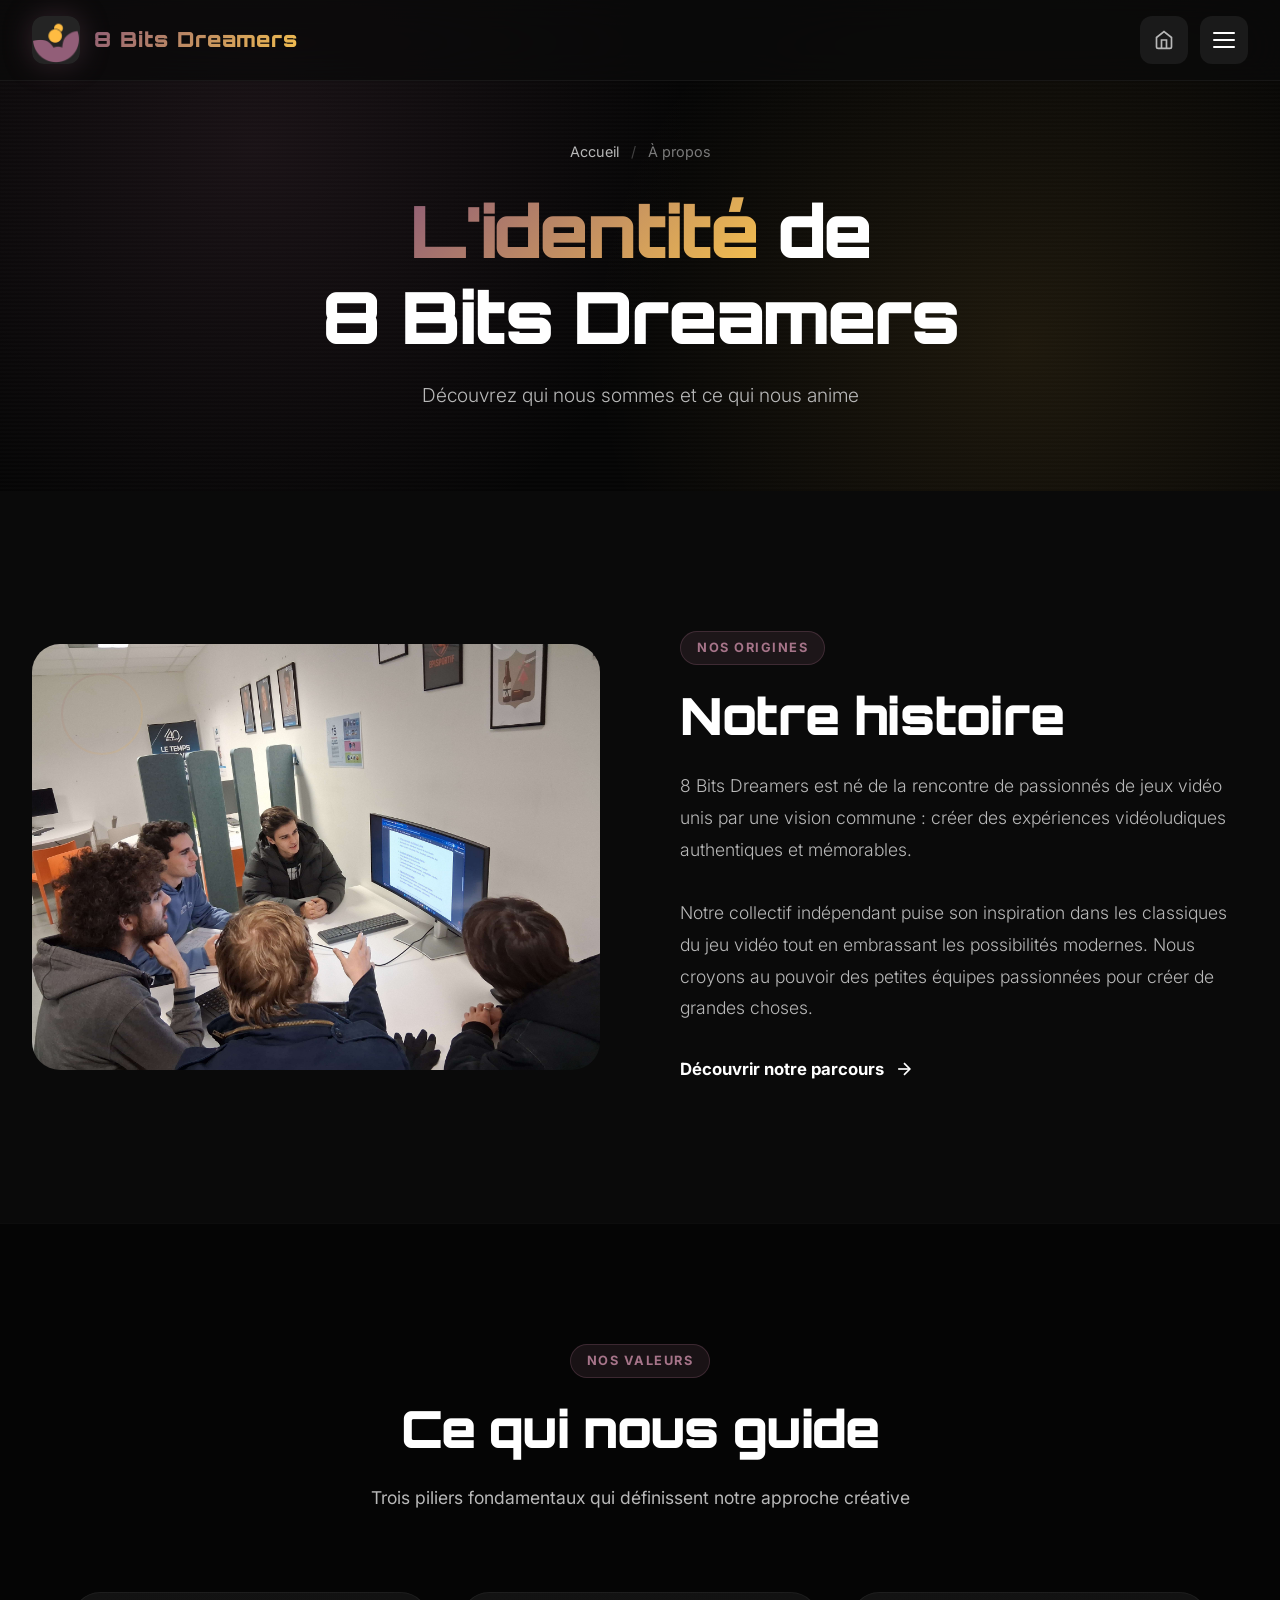
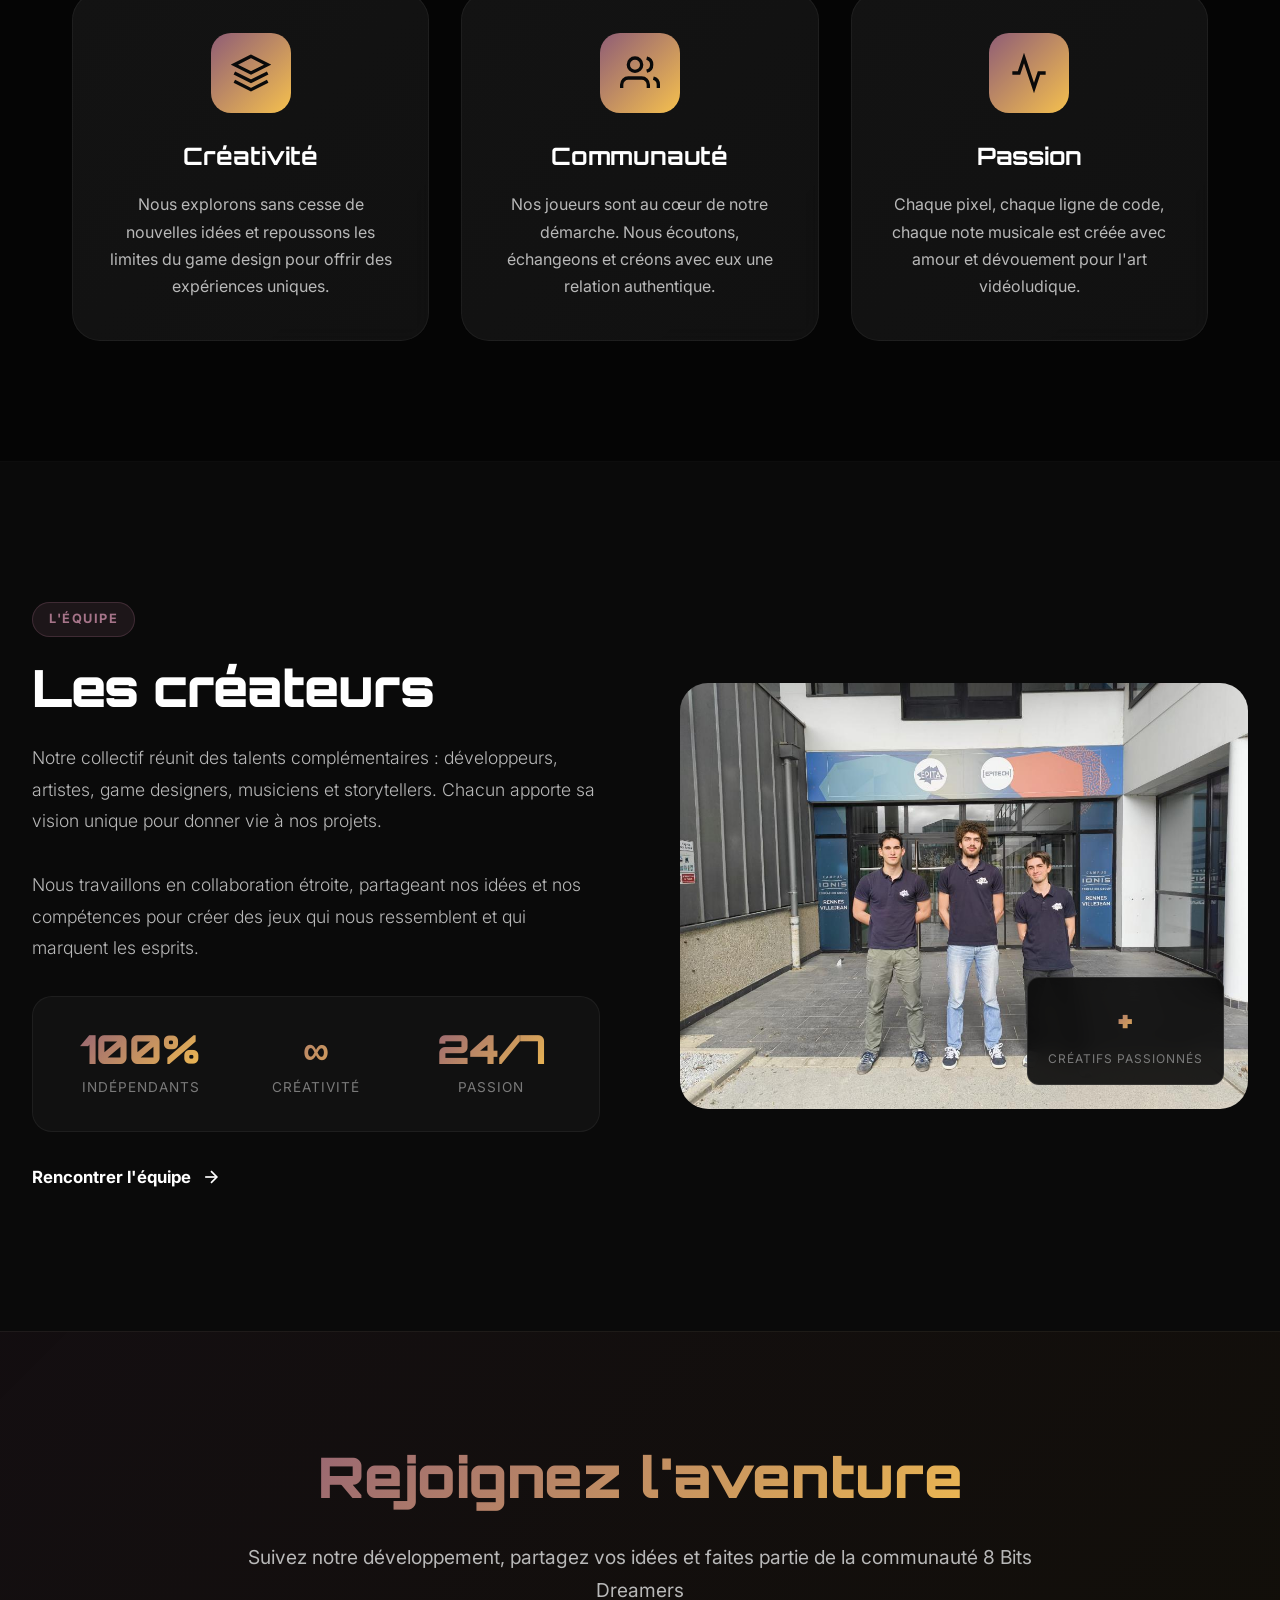
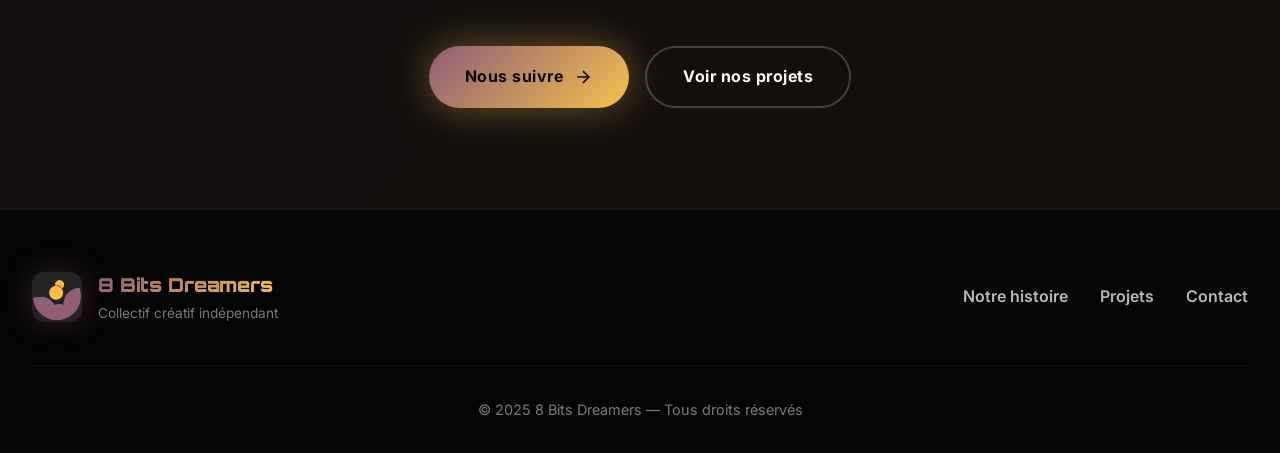
<file: entreprise.html>
<!DOCTYPE html>
<html lang="fr">
<head>
    <meta charset="UTF-8">
    <meta name="viewport" content="width=device-width, initial-scale=1.0">
    <title>À propos — 8 Bits Dreamers</title>
    <link rel="stylesheet" href="style.css">
    <link rel="preconnect" href="https://fonts.googleapis.com">
    <link rel="preconnect" href="https://fonts.gstatic.com" crossorigin>
    <link href="https://fonts.googleapis.com/css2?family=Orbitron:wght@400;700;900&family=Inter:wght@300;400;600;700&display=swap" rel="stylesheet">
</head>
<body>

    <!-- HEADER -->
    <header class="header">
        <div class="nav">
            <div class="logo">
                <img src="img/Logo.png" alt="Logo 8 Bits Dreamers">
                <span class="logo-text">8 Bits Dreamers</span>
            </div>

            <nav class="menu">
                <a href="index.html" class="menu-item home-icon" aria-label="Accueil">
                    <svg width="20" height="20" viewBox="0 0 24 24" fill="none" stroke="currentColor" stroke-width="2">
                        <path d="M3 9l9-7 9 7v11a2 2 0 0 1-2 2H5a2 2 0 0 1-2-2z"></path>
                        <polyline points="9 22 9 12 15 12 15 22"></polyline>
                    </svg>
                </a>
                
                <button id="menu-toggle" aria-label="Ouvrir le menu" aria-expanded="false">
                    <span></span>
                    <span></span>
                    <span></span>
                </button>

                <div id="dropdown-menu" role="menu">
                    <a href="histoire.html" role="menuitem">
                        <span class="menu-icon">📖</span>
                        Notre histoire
                    </a>
                    <a href="project.html" role="menuitem">
                        <span class="menu-icon">🎮</span>
                        Nos projets
                    </a>
                    <a href="contact.html" role="menuitem">
                        <span class="menu-icon">📱</span>
                        Nous suivre
                    </a>
                </div>
            </nav>
        </div>
    </header>

    <!-- PAGE HERO -->
    <section class="page-hero">
        <div class="page-hero-bg"></div>
        <div class="page-hero-overlay"></div>
        
        <div class="page-hero-content">
            <div class="breadcrumb">
                <a href="index.html">Accueil</a>
                <span class="separator">/</span>
                <span>À propos</span>
            </div>
            
            <h1 class="page-title">
                <span class="title-accent">L'identité</span> de<br>
                8 Bits Dreamers
            </h1>
            
            <p class="page-subtitle">
                Découvrez qui nous sommes et ce qui nous anime
            </p>
        </div>
    </section>

    <!-- CONTENU -->
    <main>

        <!-- HISTOIRE -->
        <section class="content-section">
            <div class="section-container">
                <div class="section-image reveal">
                    <div class="image-wrapper">
                        <img src="img/histoire.jpg" alt="Notre histoire">
                        <div class="image-overlay"></div>
                        <div class="image-decoration">
                            <svg width="100" height="100" viewBox="0 0 100 100" fill="none">
                                <circle cx="50" cy="50" r="40" stroke="url(#gradient)" stroke-width="2" opacity="0.3"/>
                                <defs>
                                    <linearGradient id="gradient" x1="0%" y1="0%" x2="100%" y2="100%">
                                        <stop offset="0%" style="stop-color:#8f5d76"/>
                                        <stop offset="100%" style="stop-color:#f5c04e"/>
                                    </linearGradient>
                                </defs>
                            </svg>
                        </div>
                    </div>
                </div>
                
                <div class="section-content reveal delay-1">
                    <div class="section-label">Nos origines</div>
                    <h2 class="section-title">Notre histoire</h2>
                    <p class="section-description">
                        8 Bits Dreamers est né de la rencontre de passionnés de jeux vidéo 
                        unis par une vision commune : créer des expériences vidéoludiques 
                        authentiques et mémorables.
                    </p>
                    <p class="section-description">
                        Notre collectif indépendant puise son inspiration dans les classiques 
                        du jeu vidéo tout en embrassant les possibilités modernes. Nous croyons 
                        au pouvoir des petites équipes passionnées pour créer de grandes choses.
                    </p>
                    <a href="histoire.html" class="link-arrow" aria-label="En savoir plus sur notre histoire">
                        Découvrir notre parcours
                        <svg width="20" height="20" viewBox="0 0 24 24" fill="none" stroke="currentColor" stroke-width="2">
                            <line x1="5" y1="12" x2="19" y2="12"></line>
                            <polyline points="12 5 19 12 12 19"></polyline>
                        </svg>
                    </a>
                </div>
            </div>
        </section>

        <!-- VALEURS -->
        <section class="content-section dark">
            <div class="values-intro reveal">
                <div class="section-label centered">Nos valeurs</div>
                <h2 class="section-title centered">Ce qui nous guide</h2>
                <p class="centered-text">
                    Trois piliers fondamentaux qui définissent notre approche créative
                </p>
            </div>

            <div class="values-grid">
                <div class="value-card reveal">
                    <div class="value-icon">
                        <svg width="40" height="40" viewBox="0 0 24 24" fill="none" stroke="currentColor" stroke-width="2">
                            <path d="M12 2L2 7l10 5 10-5-10-5z"></path>
                            <path d="M2 17l10 5 10-5"></path>
                            <path d="M2 12l10 5 10-5"></path>
                        </svg>
                    </div>
                    <h3>Créativité</h3>
                    <p>
                        Nous explorons sans cesse de nouvelles idées et repoussons les 
                        limites du game design pour offrir des expériences uniques.
                    </p>
                </div>

                <div class="value-card reveal delay-1">
                    <div class="value-icon">
                        <svg width="40" height="40" viewBox="0 0 24 24" fill="none" stroke="currentColor" stroke-width="2">
                            <path d="M17 21v-2a4 4 0 0 0-4-4H5a4 4 0 0 0-4 4v2"></path>
                            <circle cx="9" cy="7" r="4"></circle>
                            <path d="M23 21v-2a4 4 0 0 0-3-3.87"></path>
                            <path d="M16 3.13a4 4 0 0 1 0 7.75"></path>
                        </svg>
                    </div>
                    <h3>Communauté</h3>
                    <p>
                        Nos joueurs sont au cœur de notre démarche. Nous écoutons, 
                        échangeons et créons avec eux une relation authentique.
                    </p>
                </div>

                <div class="value-card reveal delay-2">
                    <div class="value-icon">
                        <svg width="40" height="40" viewBox="0 0 24 24" fill="none" stroke="currentColor" stroke-width="2">
                            <polyline points="22 12 18 12 15 21 9 3 6 12 2 12"></polyline>
                        </svg>
                    </div>
                    <h3>Passion</h3>
                    <p>
                        Chaque pixel, chaque ligne de code, chaque note musicale est 
                        créée avec amour et dévouement pour l'art vidéoludique.
                    </p>
                </div>
            </div>
        </section>

        <!-- ÉQUIPE -->
        <section class="content-section">
            <div class="section-container reverse">
                <div class="section-image reveal">
                    <div class="image-wrapper">
                        <img src="img/equipe.png" alt="Notre équipe">
                        <div class="image-overlay"></div>
                        <div class="team-badge">
                            <div class="team-count">
                                <span class="count-number">+</span>
                                <span class="count-label">Créatifs passionnés</span>
                            </div>
                        </div>
                    </div>
                </div>
                
                <div class="section-content reveal delay-1">
                    <div class="section-label">L'équipe</div>
                    <h2 class="section-title">Les créateurs</h2>
                    <p class="section-description">
                        Notre collectif réunit des talents complémentaires : développeurs, 
                        artistes, game designers, musiciens et storytellers. Chacun apporte 
                        sa vision unique pour donner vie à nos projets.
                    </p>
                    <p class="section-description">
                        Nous travaillons en collaboration étroite, partageant nos idées 
                        et nos compétences pour créer des jeux qui nous ressemblent et 
                        qui marquent les esprits.
                    </p>
                    
                    <div class="team-stats">
                        <div class="stat">
                            <div class="stat-value">100%</div>
                            <div class="stat-label">Indépendants</div>
                        </div>
                        <div class="stat">
                            <div class="stat-value">∞</div>
                            <div class="stat-label">Créativité</div>
                        </div>
                        <div class="stat">
                            <div class="stat-value">24/7</div>
                            <div class="stat-label">Passion</div>
                        </div>
                    </div>
                    
                    <a href="team.html" class="link-arrow" aria-label="Rencontrer l'équipe">
                        Rencontrer l'équipe
                        <svg width="20" height="20" viewBox="0 0 24 24" fill="none" stroke="currentColor" stroke-width="2">
                            <line x1="5" y1="12" x2="19" y2="12"></line>
                            <polyline points="12 5 19 12 12 19"></polyline>
                        </svg>
                    </a>
                </div>
            </div>
        </section>

        <!-- CTA FINAL -->
        <section class="cta-section">
            <div class="cta-content reveal">
                <h2 class="cta-title">Rejoignez l'aventure</h2>
                <p class="cta-text">
                    Suivez notre développement, partagez vos idées et faites partie de la communauté 8 Bits Dreamers
                </p>
                <div class="cta-buttons">
                    <a href="contact.html" class="btn-primary">
                        <span>Nous suivre</span>
                        <svg width="20" height="20" viewBox="0 0 24 24" fill="none" stroke="currentColor" stroke-width="2">
                            <line x1="5" y1="12" x2="19" y2="12"></line>
                            <polyline points="12 5 19 12 12 19"></polyline>
                        </svg>
                    </a>
                    <a href="project.html" class="btn-secondary">
                        Voir nos projets
                    </a>
                </div>
            </div>
        </section>

    </main>

    <!-- FOOTER -->
    <footer class="footer">
        <div class="footer-content">
            <div class="footer-brand">
                <img src="img/Logo.png" alt="8 Bits Dreamers" class="footer-logo">
                <div>
                    <div class="footer-title">8 Bits Dreamers</div>
                    <div class="footer-tagline">Collectif créatif indépendant</div>
                </div>
            </div>
            
            <div class="footer-links">
                <a href="histoire.html">Notre histoire</a>
                <a href="project.html">Projets</a>
                <a href="contact.html">Contact</a>
            </div>
        </div>
        
        <div class="footer-bottom">
            <p>© 2025 8 Bits Dreamers — Tous droits réservés</p>
        </div>
    </footer>

    <!-- SCRIPTS -->
    <script>
        // Intersection Observer pour les animations
        const observerOptions = {
            threshold: 0.1,
            rootMargin: '0px 0px -100px 0px'
        };

        const observer = new IntersectionObserver((entries) => {
            entries.forEach(entry => {
                if (entry.isIntersecting) {
                    entry.target.classList.add('visible');
                    observer.unobserve(entry.target);
                }
            });
        }, observerOptions);

        document.querySelectorAll('.reveal').forEach(el => {
            observer.observe(el);
        });

        // Menu hamburger
        const menuToggle = document.getElementById('menu-toggle');
        const dropdownMenu = document.getElementById('dropdown-menu');

        menuToggle.addEventListener('click', () => {
            const isExpanded = menuToggle.getAttribute('aria-expanded') === 'true';
            menuToggle.setAttribute('aria-expanded', !isExpanded);
            menuToggle.classList.toggle('active');
            dropdownMenu.classList.toggle('active');
        });

        // Fermer le menu en cliquant ailleurs
        document.addEventListener('click', (e) => {
            if (!menuToggle.contains(e.target) && !dropdownMenu.contains(e.target)) {
                menuToggle.classList.remove('active');
                dropdownMenu.classList.remove('active');
                menuToggle.setAttribute('aria-expanded', 'false');
            }
        });
    </script>

</body>
</html>
</file>
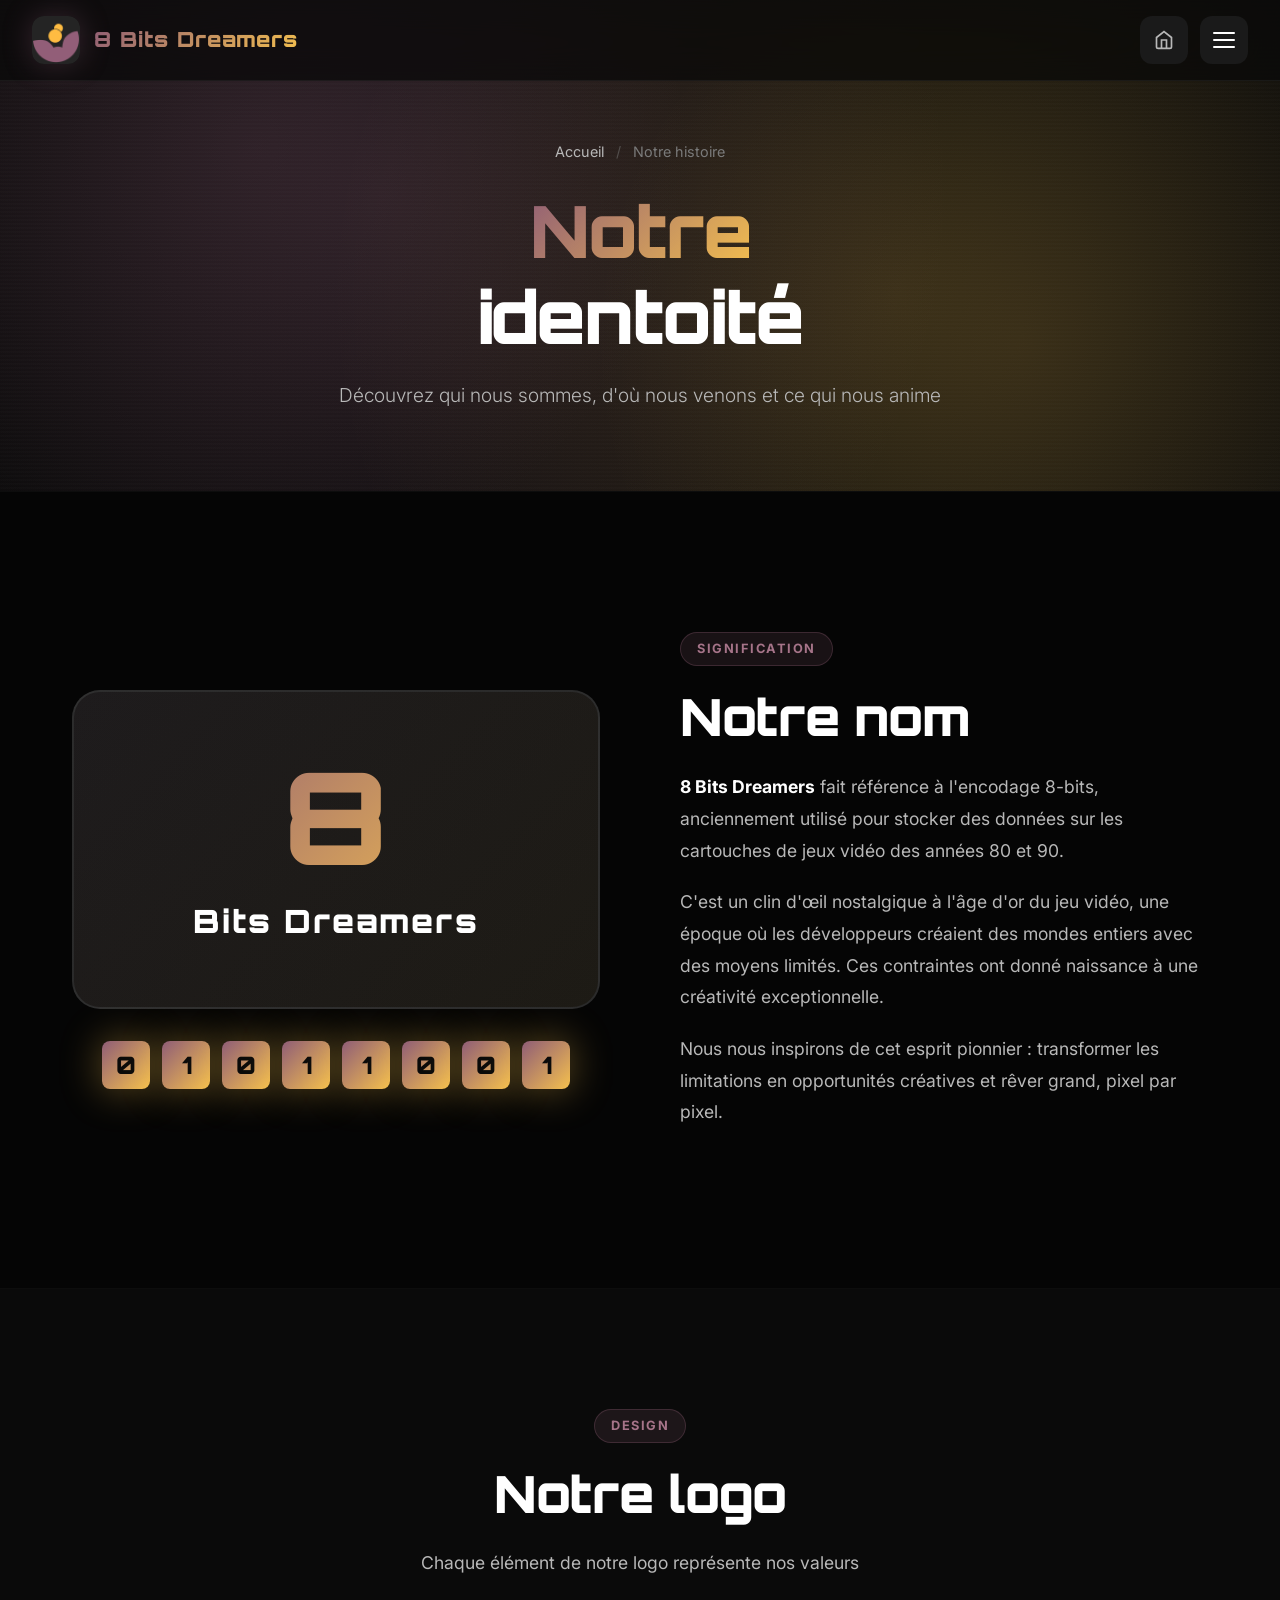
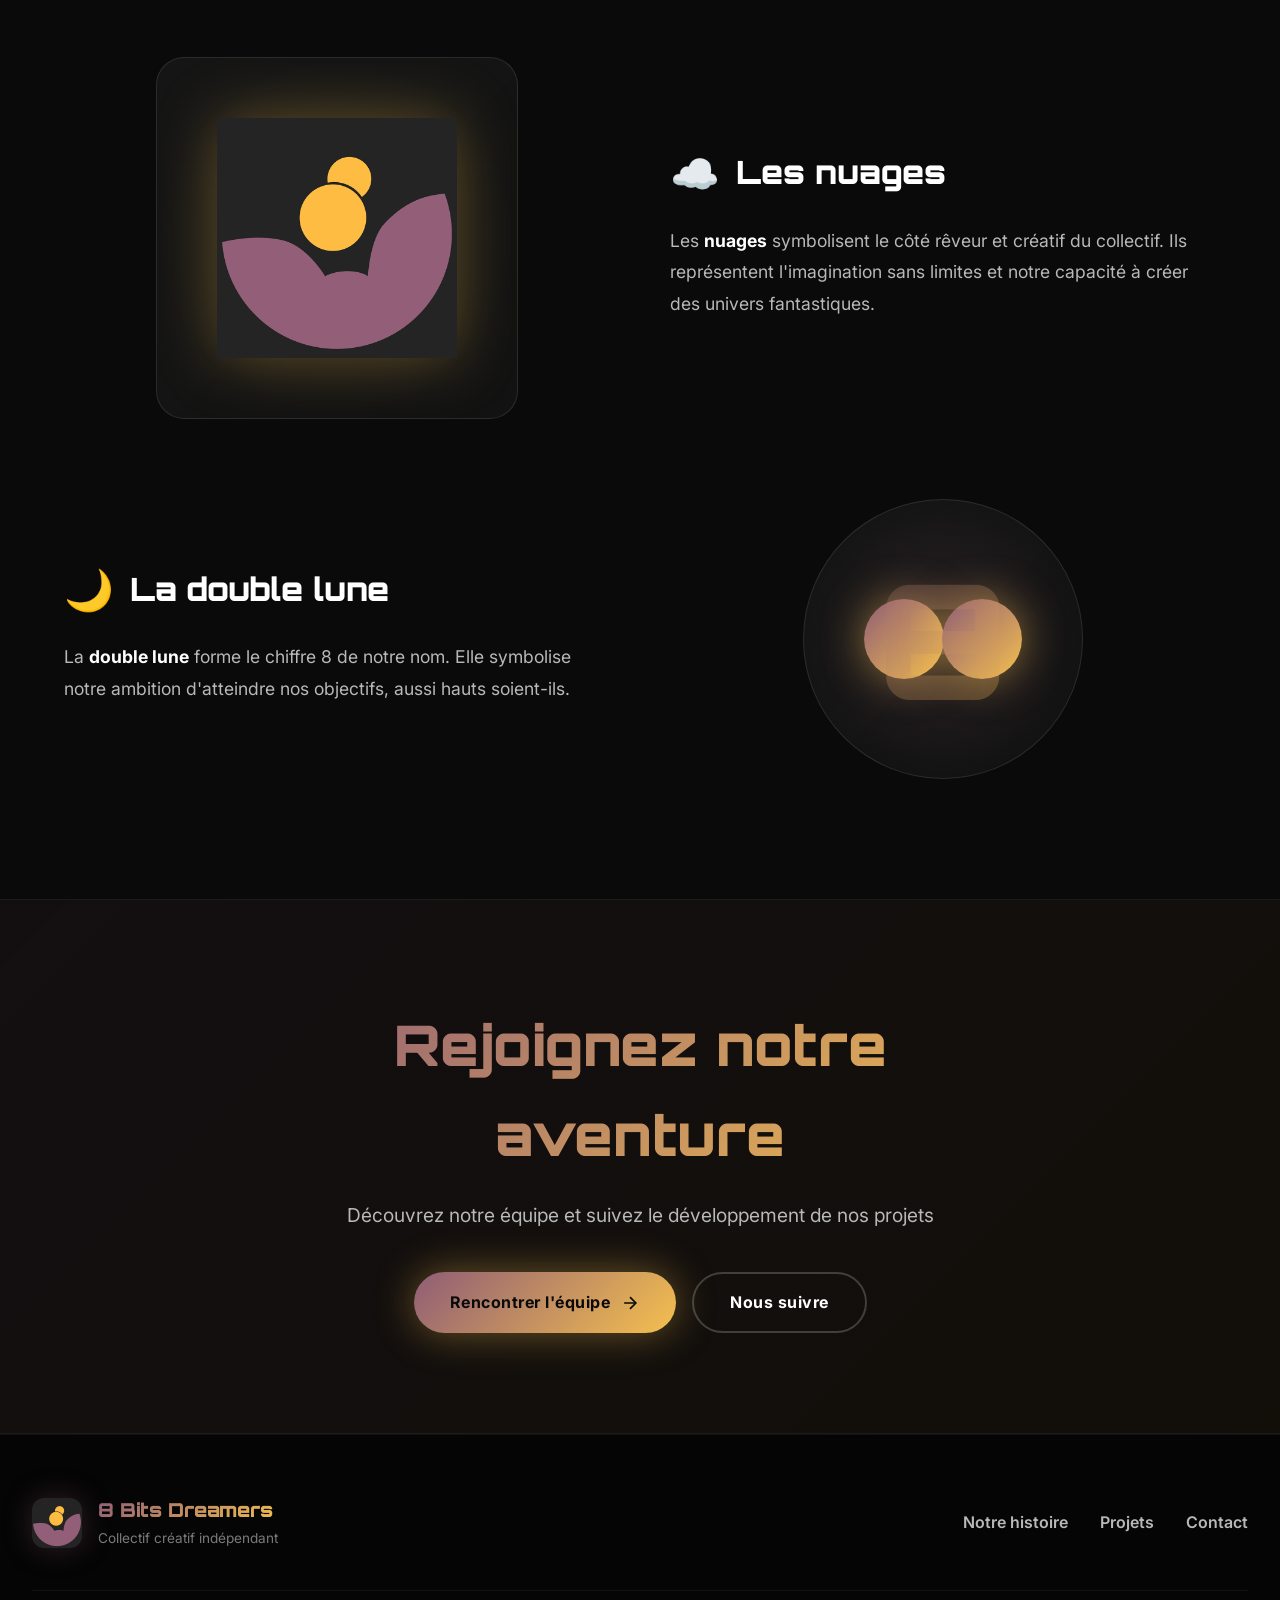
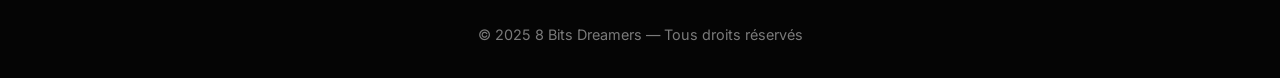
<file: histoire.html>
<!DOCTYPE html>
<html lang="fr">
<head>
    <meta charset="UTF-8">
    <meta name="viewport" content="width=device-width, initial-scale=1.0">
    <title>Notre histoire & identité — 8 Bits Dreamers</title>
    <link rel="stylesheet" href="style.css">
    <link rel="preconnect" href="https://fonts.googleapis.com">
    <link rel="preconnect" href="https://fonts.gstatic.com" crossorigin>
    <link href="https://fonts.googleapis.com/css2?family=Orbitron:wght@400;700;900&family=Inter:wght@300;400;600;700&display=swap" rel="stylesheet">
</head>
<body>

    <!-- HEADER -->
    <header class="header">
        <div class="nav">
            <div class="logo">
                <img src="img/Logo.png" alt="Logo 8 Bits Dreamers">
                <span class="logo-text">8 Bits Dreamers</span>
            </div>

            <nav class="menu">
                <a href="index.html" class="menu-item home-icon" aria-label="Accueil">
                    <svg width="20" height="20" viewBox="0 0 24 24" fill="none" stroke="currentColor" stroke-width="2">
                        <path d="M3 9l9-7 9 7v11a2 2 0 0 1-2 2H5a2 2 0 0 1-2-2z"></path>
                        <polyline points="9 22 9 12 15 12 15 22"></polyline>
                    </svg>
                </a>
                
                <button id="menu-toggle" aria-label="Ouvrir le menu" aria-expanded="false">
                    <span></span>
                    <span></span>
                    <span></span>
                </button>

                <div id="dropdown-menu" role="menu">
                    <a href="histoire.html" role="menuitem">
                        <span class="menu-icon">📖</span>
                        Notre histoire
                    </a>
                    <a href="project.html" role="menuitem">
                        <span class="menu-icon">🎮</span>
                        Nos projets
                    </a>
                    <a href="contact.html" role="menuitem">
                        <span class="menu-icon">📱</span>
                        Nous suivre
                    </a>
                </div>
            </nav>
        </div>
    </header>

    <!-- PAGE HERO -->
    <section class="page-hero identity-hero">
        <div class="page-hero-bg"></div>
        <div class="page-hero-overlay"></div>
        
        <div class="page-hero-content">
            <div class="breadcrumb">
                <a href="index.html">Accueil</a>
                <span class="separator">/</span>
                <span>Notre histoire</span>
            </div>
            
            <h1 class="page-title">
                <span class="title-accent">Notre</span><br>
                identoité
            </h1>
            
            <p class="page-subtitle">
                Découvrez qui nous sommes, d'où nous venons et ce qui nous anime
            </p>
        </div>
    </section>

    <!-- CONTENU -->
    <main>
        <!-- SECTION NOM -->
        <section class="content-section dark">
            <div class="identity-section reveal">
                <div class="identity-visual">
                    <div class="name-display">
                        <span class="name-number">8</span>
                        <span class="name-text">Bits Dreamers</span>
                    </div>
                    <div class="bits-animation">
                        <span class="bit">0</span>
                        <span class="bit">1</span>
                        <span class="bit">0</span>
                        <span class="bit">1</span>
                        <span class="bit">1</span>
                        <span class="bit">0</span>
                        <span class="bit">0</span>
                        <span class="bit">1</span>
                    </div>
                </div>
                
                <div class="identity-content">
                    <div class="section-label">Signification</div>
                    <h2 class="section-title">Notre nom</h2>
                    <p class="identity-text">
                        <strong>8 Bits Dreamers</strong> fait référence à l'encodage 8-bits, 
                        anciennement utilisé pour stocker des données sur les cartouches de 
                        jeux vidéo des années 80 et 90.
                    </p>
                    <p class="identity-text">
                        C'est un clin d'œil nostalgique à l'âge d'or du jeu vidéo, une époque 
                        où les développeurs créaient des mondes entiers avec des moyens limités. 
                        Ces contraintes ont donné naissance à une créativité exceptionnelle.
                    </p>
                    <p class="identity-text">
                        Nous nous inspirons de cet esprit pionnier : transformer les limitations 
                        en opportunités créatives et rêver grand, pixel par pixel.
                    </p>
                </div>
            </div>
        </section>

        <!-- SECTION LOGO -->
        <section class="content-section">
            <div class="logo-breakdown">
                <div class="logo-intro reveal">
                    <div class="section-label centered">Design</div>
                    <h2 class="section-title centered">Notre logo</h2>
                    <p class="centered-text">
                        Chaque élément de notre logo représente nos valeurs
                    </p>
                </div>

                <div class="logo-elements">
                    
                    <div class="logo-element reveal">
                        <div class="element-visual">
                            <div class="logo-showcase">
                                <img src="img/Logo.png" alt="Logo 8 Bits Dreamers" class="logo-large">
                            </div>
                        </div>
                        <div class="element-content">
                            <h3 class="element-title">
                                <span class="element-icon">☁️</span>
                                Les nuages
                            </h3>
                            <p class="element-text">
                                Les <strong>nuages</strong> symbolisent le côté rêveur et créatif 
                                du collectif. Ils représentent l'imagination sans limites et 
                                notre capacité à créer des univers fantastiques.
                            </p>
                        </div>
                    </div>

                    <div class="logo-element reveal">
                        <div class="element-content">
                            <h3 class="element-title">
                                <span class="element-icon">🌙</span>
                                La double lune
                            </h3>
                            <p class="element-text">
                                La <strong>double lune</strong> forme le chiffre 8 de notre nom. 
                                Elle symbolise notre ambition d'atteindre nos objectifs, aussi 
                                hauts soient-ils.
                            </p>
                        </div>
                        <div class="element-visual">
                            <div class="moon-display">
                                <div class="moon moon-1"></div>
                                <div class="moon moon-2"></div>
                                <div class="number-overlay">8</div>
                            </div>
                        </div>
                    </div>

                </div>
            </div>
        </section>

        <!-- CTA FINAL -->
        <section class="cta-section">
            <div class="cta-content reveal">
                <h2 class="cta-title">Rejoignez notre aventure</h2>
                <p class="cta-text">
                    Découvrez notre équipe et suivez le développement de nos projets
                </p>
                <div class="cta-buttons">
                    <a href="team.html" class="btn-primary">
                        <span>Rencontrer l'équipe</span>
                        <svg width="20" height="20" viewBox="0 0 24 24" fill="none" stroke="currentColor" stroke-width="2">
                            <line x1="5" y1="12" x2="19" y2="12"></line>
                            <polyline points="12 5 19 12 12 19"></polyline>
                        </svg>
                    </a>
                    <a href="contact.html" class="btn-secondary">
                        Nous suivre
                    </a>
                </div>
            </div>
        </section>

    </main>

    <!-- FOOTER -->
    <footer class="footer">
        <div class="footer-content">
            <div class="footer-brand">
                <img src="img/Logo.png" alt="8 Bits Dreamers" class="footer-logo">
                <div>
                    <div class="footer-title">8 Bits Dreamers</div>
                    <div class="footer-tagline">Collectif créatif indépendant</div>
                </div>
            </div>
            
            <div class="footer-links">
                <a href="histoire.html">Notre histoire</a>
                <a href="project.html">Projets</a>
                <a href="contact.html">Contact</a>
            </div>
        </div>
        
        <div class="footer-bottom">
            <p>© 2025 8 Bits Dreamers — Tous droits réservés</p>
        </div>
    </footer>

    <!-- SCRIPTS -->
    <script>
        const observerOptions = {
            threshold: 0.1,
            rootMargin: '0px 0px -100px 0px'
        };

        const observer = new IntersectionObserver((entries) => {
            entries.forEach(entry => {
                if (entry.isIntersecting) {
                    entry.target.classList.add('visible');
                    observer.unobserve(entry.target);
                }
            });
        }, observerOptions);

        document.querySelectorAll('.reveal').forEach(el => observer.observe(el));

        const menuToggle = document.getElementById('menu-toggle');
        const dropdownMenu = document.getElementById('dropdown-menu');

        menuToggle.addEventListener('click', () => {
            const isExpanded = menuToggle.getAttribute('aria-expanded') === 'true';
            menuToggle.setAttribute('aria-expanded', !isExpanded);
            menuToggle.classList.toggle('active');
            dropdownMenu.classList.toggle('active');
        });

        document.addEventListener('click', (e) => {
            if (!menuToggle.contains(e.target) && !dropdownMenu.contains(e.target)) {
                menuToggle.classList.remove('active');
                dropdownMenu.classList.remove('active');
                menuToggle.setAttribute('aria-expanded', 'false');
            }
        });

        setInterval(() => {
            document.querySelectorAll('.bit').forEach(bit => {
                bit.textContent = Math.random() > 0.5 ? '1' : '0';
            });
        }, 2000);
    </script>

</body>
</html>
</file>
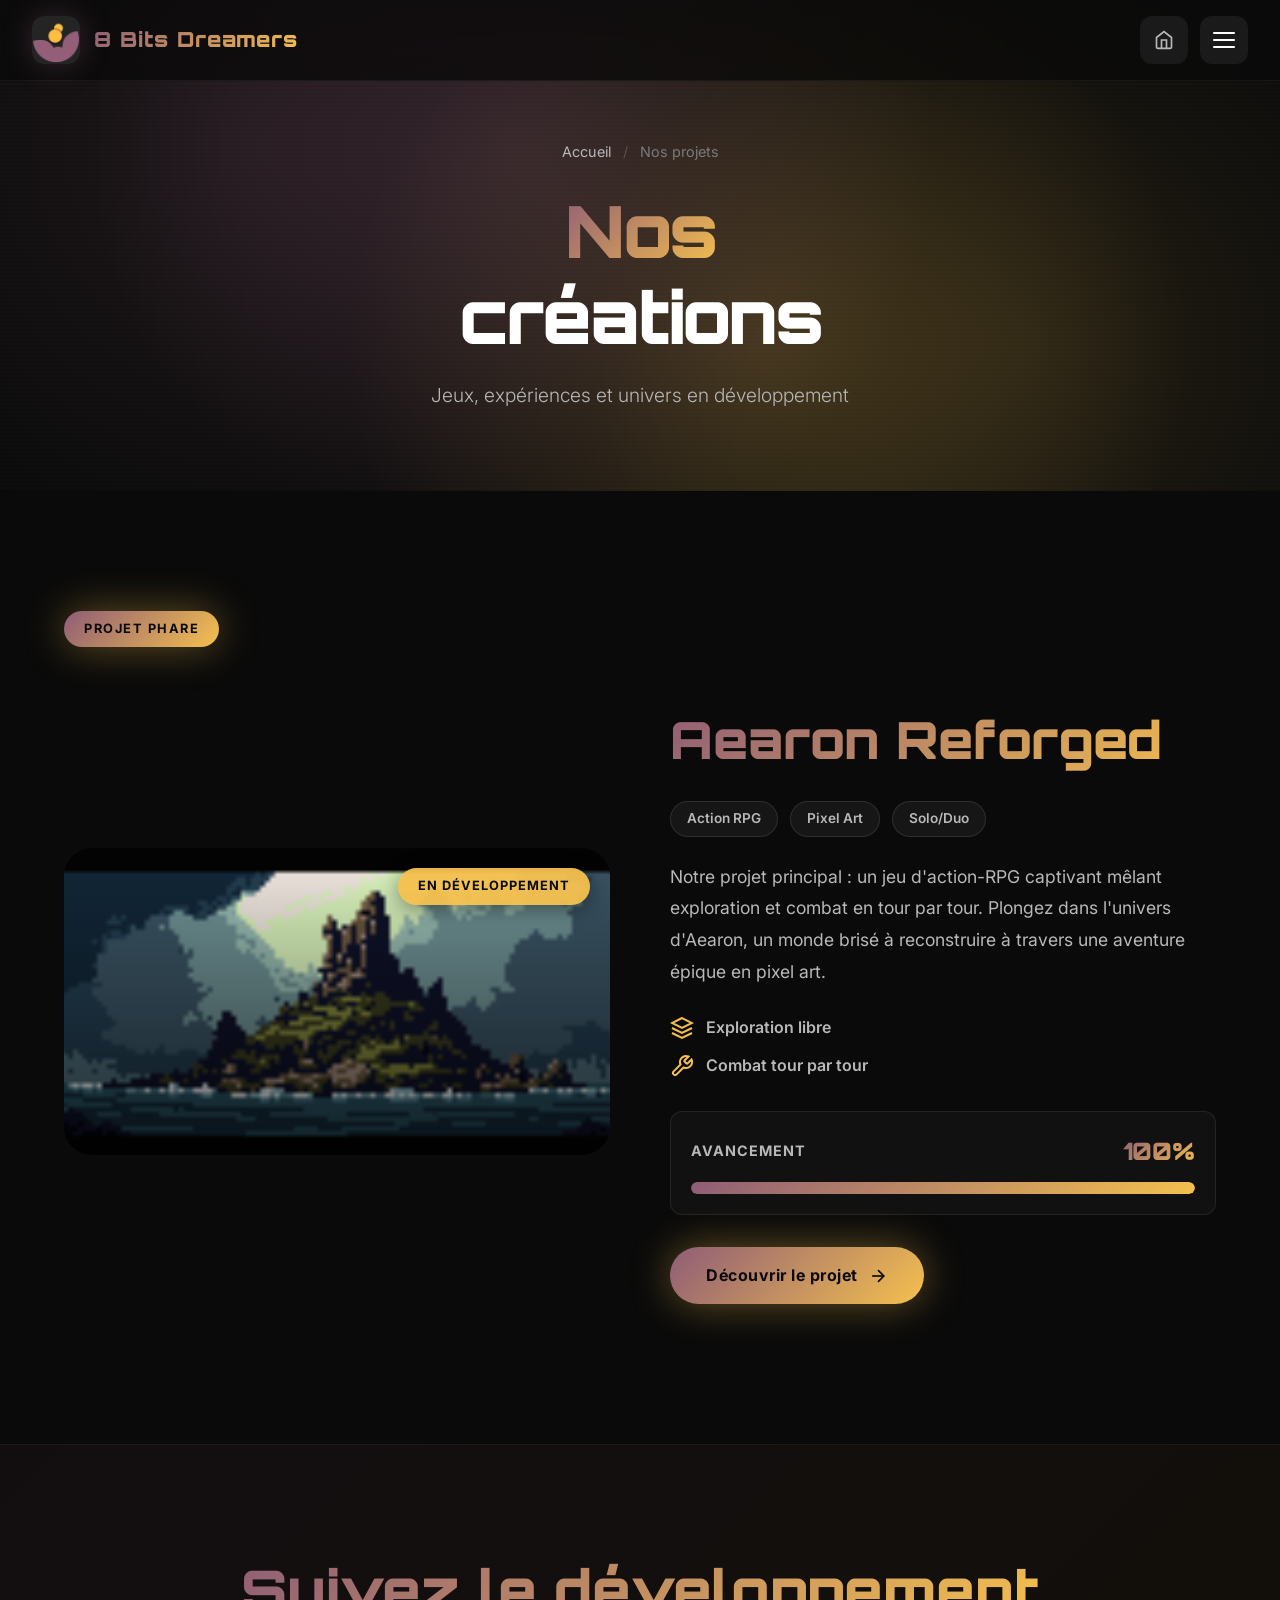
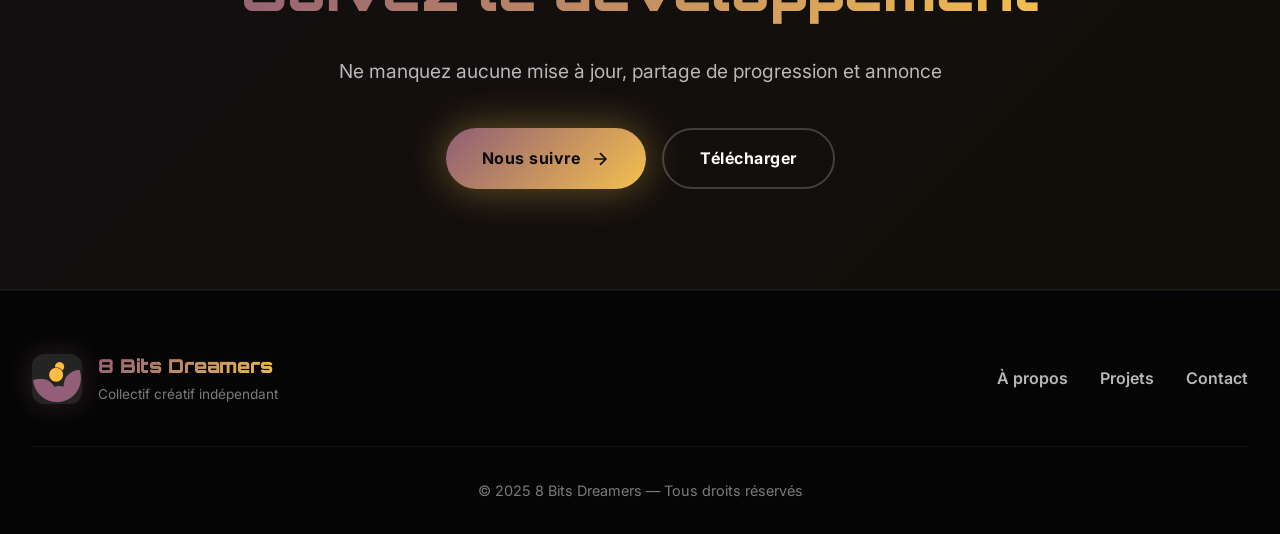
<file: project.html>
<!DOCTYPE html>
<html lang="fr">
<head>
    <meta charset="UTF-8">
    <meta name="viewport" content="width=device-width, initial-scale=1.0">
    <title>Nos projets — 8 Bits Dreamers</title>
    <link rel="stylesheet" href="style.css">
    <link rel="preconnect" href="https://fonts.googleapis.com">
    <link rel="preconnect" href="https://fonts.gstatic.com" crossorigin>
    <link href="https://fonts.googleapis.com/css2?family=Orbitron:wght@400;700;900&family=Inter:wght@300;400;600;700&display=swap" rel="stylesheet">
</head>
<body>

    <!-- HEADER -->
    <header class="header">
        <div class="nav">
            <div class="logo">
                <img src="img/Logo.png" alt="Logo 8 Bits Dreamers">
                <span class="logo-text">8 Bits Dreamers</span>
            </div>

            <nav class="menu">
                <a href="index.html" class="menu-item home-icon" aria-label="Accueil">
                    <svg width="20" height="20" viewBox="0 0 24 24" fill="none" stroke="currentColor" stroke-width="2">
                        <path d="M3 9l9-7 9 7v11a2 2 0 0 1-2 2H5a2 2 0 0 1-2-2z"></path>
                        <polyline points="9 22 9 12 15 12 15 22"></polyline>
                    </svg>
                </a>
                
                <button id="menu-toggle" aria-label="Ouvrir le menu" aria-expanded="false">
                    <span></span>
                    <span></span>
                    <span></span>
                </button>

                <div id="dropdown-menu" role="menu">
                    <a href="entreprise.html" role="menuitem">
                        <span class="menu-icon">👥</span>
                        À propos
                    </a>
                    <a href="project.html" role="menuitem">
                        <span class="menu-icon">🎮</span>
                        Nos projets
                    </a>
                    <a href="contact.html" role="menuitem">
                        <span class="menu-icon">📱</span>
                        Nous suivre
                    </a>
                </div>
            </nav>
        </div>
    </header>

    <!-- PAGE HERO -->
    <section class="page-hero projects-hero">
        <div class="page-hero-bg"></div>
        <div class="page-hero-overlay"></div>
        
        <div class="page-hero-content">
            <div class="breadcrumb">
                <a href="index.html">Accueil</a>
                <span class="separator">/</span>
                <span>Nos projets</span>
            </div>
            
            <h1 class="page-title">
                <span class="title-accent">Nos</span><br>
                créations
            </h1>
            
            <p class="page-subtitle">
                Jeux, expériences et univers en développement
            </p>
        </div>
    </section>

    <!-- CONTENU -->
    <main>

        <!-- PROJET PRINCIPAL -->
        <section class="content-section">
            <div class="project-featured reveal">
                <div class="featured-label">Projet phare</div>
                
                <div class="featured-content">
                    <div class="featured-visual">
                        <div class="featured-image" style="background-image: url('img/aearon banner.png');">
                            <div class="featured-overlay"></div>
                            <div class="status-badge development">En développement</div>
                        </div>
                    </div>
                    
                    <div class="featured-info">
                        <h2 class="featured-title">Aearon Reforged</h2>
                        
                        <div class="featured-meta">
                            <span class="meta-tag">Action RPG</span>
                            <span class="meta-tag">Pixel Art</span>
                            <span class="meta-tag">Solo/Duo</span>
                        </div>
                        
                        <p class="featured-description">
                            Notre projet principal : un jeu d'action-RPG captivant mêlant exploration et 
                            combat en tour par tour. Plongez dans l'univers d'Aearon, un monde 
                            brisé à reconstruire à travers une aventure 
                            épique en pixel art.
                        </p>
                        
                        <div class="featured-highlights">
                            <div class="highlight-item">
                                <svg width="24" height="24" viewBox="0 0 24 24" fill="none" stroke="currentColor" stroke-width="2">
                                    <path d="M12 2L2 7l10 5 10-5-10-5z"></path>
                                    <path d="M2 17l10 5 10-5"></path>
                                    <path d="M2 12l10 5 10-5"></path>
                                </svg>
                                <span>Exploration libre</span>
                            </div>
                            <div class="highlight-item">
                                <svg width="24" height="24" viewBox="0 0 24 24" fill="none" stroke="currentColor" stroke-width="2">
                                    <path d="M14.7 6.3a1 1 0 0 0 0 1.4l1.6 1.6a1 1 0 0 0 1.4 0l3.77-3.77a6 6 0 0 1-7.94 7.94l-6.91 6.91a2.12 2.12 0 0 1-3-3l6.91-6.91a6 6 0 0 1 7.94-7.94l-3.76 3.76z"></path>
                                </svg>
                                <span>Combat tour par tour</span>
                            </div>
                        </div>
                        
                        <div class="featured-progress">
                            <div class="progress-header">
                                <span class="progress-label">Avancement</span>
                                <span class="progress-percentage">100%</span>
                            </div>
                            <div class="progress-bar">
                                <div class="progress-fill" style="width: 100%;"></div>
                            </div>
                        </div>
                        
                        <div class="featured-actions">
                            <a href="Aearon.html" class="btn-primary">
                                <span>Découvrir le projet</span>
                                <svg width="20" height="20" viewBox="0 0 24 24" fill="none" stroke="currentColor" stroke-width="2">
                                    <line x1="5" y1="12" x2="19" y2="12"></line>
                                    <polyline points="12 5 19 12 12 19"></polyline>
                                </svg>
                            </a>
                        </div>
                    </div>
                </div>
            </div>
        </section>

        <!-- CTA FINAL -->
        <section class="cta-section">
            <div class="cta-content reveal">
                <h2 class="cta-title">Suivez le développement</h2>
                <p class="cta-text">
                    Ne manquez aucune mise à jour, partage de progression et annonce
                </p>
                <div class="cta-buttons">
                    <a href="contact.html" class="btn-primary">
                        <span>Nous suivre</span>
                        <svg width="20" height="20" viewBox="0 0 24 24" fill="none" stroke="currentColor" stroke-width="2">
                            <line x1="5" y1="12" x2="19" y2="12"></line>
                            <polyline points="12 5 19 12 12 19"></polyline>
                        </svg>
                    </a>
                    <a href="Aearon.html" class="btn-secondary">
                        Télécharger
                    </a>
                </div>
            </div>
        </section>

    </main>

    <!-- FOOTER -->
    <footer class="footer">
        <div class="footer-content">
            <div class="footer-brand">
                <img src="img/Logo.png" alt="8 Bits Dreamers" class="footer-logo">
                <div>
                    <div class="footer-title">8 Bits Dreamers</div>
                    <div class="footer-tagline">Collectif créatif indépendant</div>
                </div>
            </div>
            
            <div class="footer-links">
                <a href="entreprise.html">À propos</a>
                <a href="project.html">Projets</a>
                <a href="contact.html">Contact</a>
            </div>
        </div>
        
        <div class="footer-bottom">
            <p>© 2025 8 Bits Dreamers — Tous droits réservés</p>
        </div>
    </footer>

    <!-- SCRIPTS -->
    <script>
        // Intersection Observer pour les animations
        const observerOptions = {
            threshold: 0.1,
            rootMargin: '0px 0px -100px 0px'
        };

        const observer = new IntersectionObserver((entries) => {
            entries.forEach(entry => {
                if (entry.isIntersecting) {
                    entry.target.classList.add('visible');
                    observer.unobserve(entry.target);
                }
            });
        }, observerOptions);

        document.querySelectorAll('.reveal').forEach(el => {
            observer.observe(el);
        });

        // Menu hamburger
        const menuToggle = document.getElementById('menu-toggle');
        const dropdownMenu = document.getElementById('dropdown-menu');

        menuToggle.addEventListener('click', () => {
            const isExpanded = menuToggle.getAttribute('aria-expanded') === 'true';
            menuToggle.setAttribute('aria-expanded', !isExpanded);
            menuToggle.classList.toggle('active');
            dropdownMenu.classList.toggle('active');
        });

        // Fermer le menu en cliquant ailleurs
        document.addEventListener('click', (e) => {
            if (!menuToggle.contains(e.target) && !dropdownMenu.contains(e.target)) {
                menuToggle.classList.remove('active');
                dropdownMenu.classList.remove('active');
                menuToggle.setAttribute('aria-expanded', 'false');
            }
        });

        // Smooth scroll
        document.querySelectorAll('a[href^="#"]').forEach(anchor => {
            anchor.addEventListener('click', function (e) {
                e.preventDefault();
                const target = document.querySelector(this.getAttribute('href'));
                if (target) {
                    target.scrollIntoView({ behavior: 'smooth', block: 'start' });
                }
            });
        });
    </script>

</body>
</html>
</file>
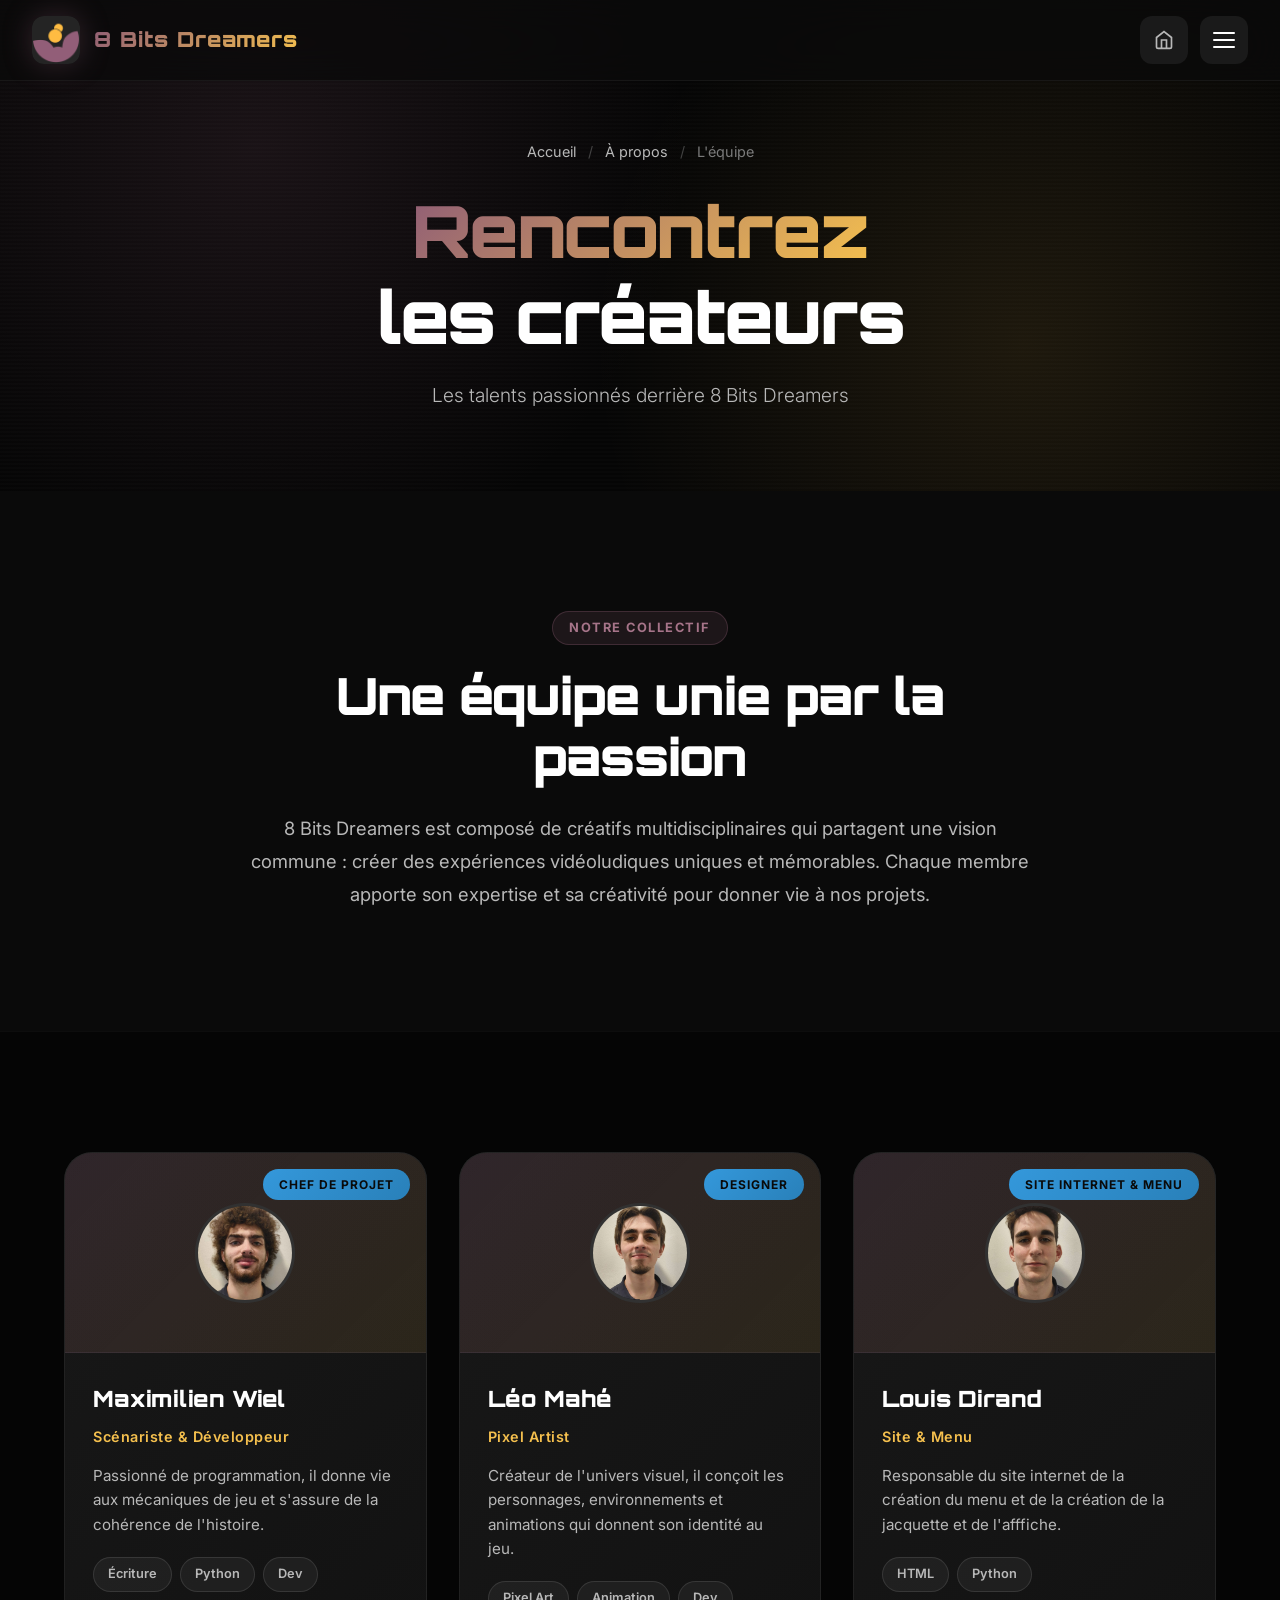
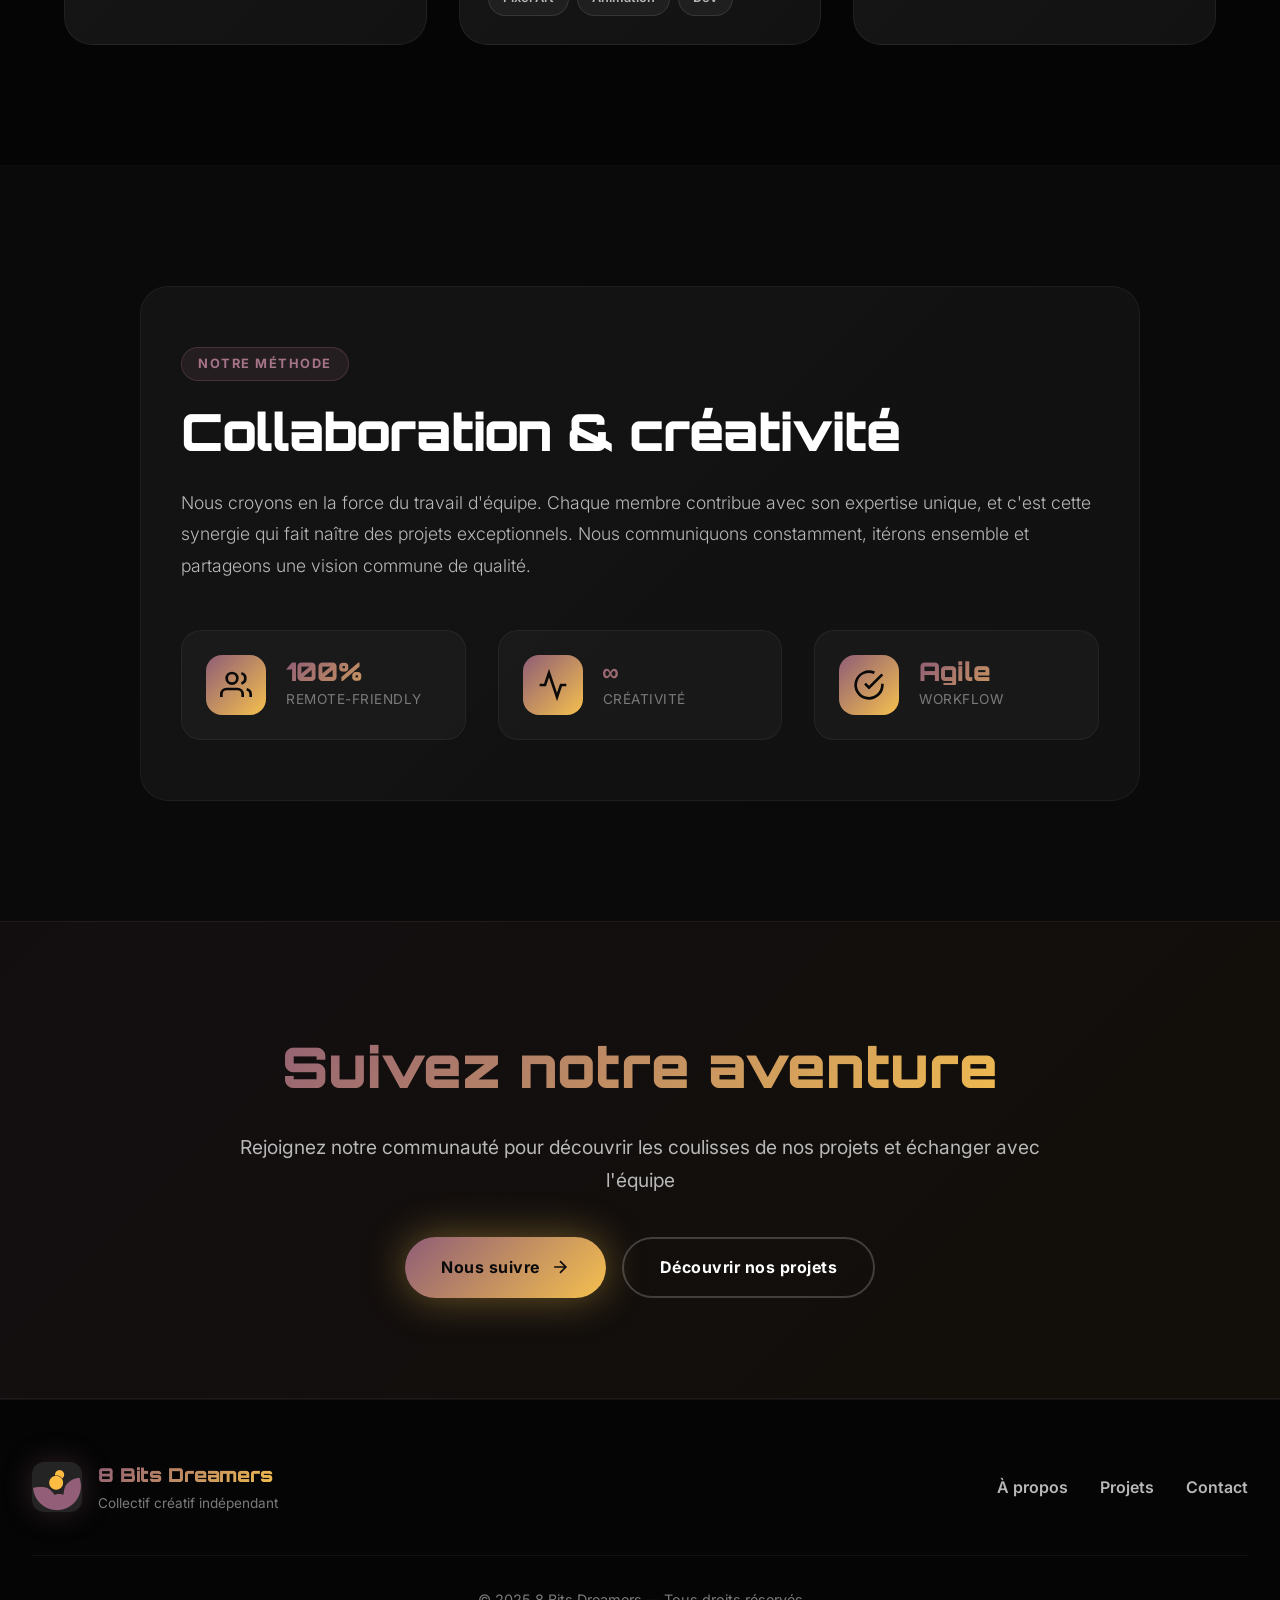
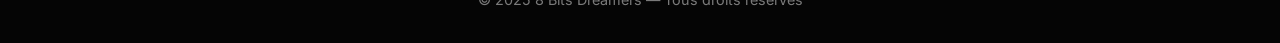
<file: team.html>
<!DOCTYPE html>
<html lang="fr">
<head>
    <meta charset="UTF-8">
    <meta name="viewport" content="width=device-width, initial-scale=1.0">
    <title>L'équipe — 8 Bits Dreamers</title>
    <link rel="stylesheet" href="style.css">
    <link rel="preconnect" href="https://fonts.googleapis.com">
    <link rel="preconnect" href="https://fonts.gstatic.com" crossorigin>
    <link href="https://fonts.googleapis.com/css2?family=Orbitron:wght@400;700;900&family=Inter:wght@300;400;600;700&display=swap" rel="stylesheet">
</head>
<body>

    <!-- HEADER -->
    <header class="header">
        <div class="nav">
            <div class="logo">
                <img src="img/Logo.png" alt="Logo 8 Bits Dreamers">
                <span class="logo-text">8 Bits Dreamers</span>
            </div>

            <nav class="menu">
                <a href="index.html" class="menu-item home-icon" aria-label="Accueil">
                    <svg width="20" height="20" viewBox="0 0 24 24" fill="none" stroke="currentColor" stroke-width="2">
                        <path d="M3 9l9-7 9 7v11a2 2 0 0 1-2 2H5a2 2 0 0 1-2-2z"></path>
                        <polyline points="9 22 9 12 15 12 15 22"></polyline>
                    </svg>
                </a>
                
                <button id="menu-toggle" aria-label="Ouvrir le menu" aria-expanded="false">
                    <span></span>
                    <span></span>
                    <span></span>
                </button>

                <div id="dropdown-menu" role="menu">
                    <a href="entreprise.html" role="menuitem">
                        <span class="menu-icon">👥</span>
                        À propos
                    </a>
                    <a href="project.html" role="menuitem">
                        <span class="menu-icon">🎮</span>
                        Nos projets
                    </a>
                    <a href="contact.html" role="menuitem">
                        <span class="menu-icon">📱</span>
                        Nous suivre
                    </a>
                </div>
            </nav>
        </div>
    </header>

    <!-- PAGE HERO -->
    <section class="page-hero">
        <div class="page-hero-bg"></div>
        <div class="page-hero-overlay"></div>
        
        <div class="page-hero-content">
            <div class="breadcrumb">
                <a href="index.html">Accueil</a>
                <span class="separator">/</span>
                <a href="entreprise.html">À propos</a>
                <span class="separator">/</span>
                <span>L'équipe</span>
            </div>
            
            <h1 class="page-title">
                <span class="title-accent">Rencontrez</span><br>
                les créateurs
            </h1>
            
            <p class="page-subtitle">
                Les talents passionnés derrière 8 Bits Dreamers
            </p>
        </div>
    </section>

    <!-- CONTENU -->
    <main>

        <!-- INTRO ÉQUIPE -->
        <section class="content-section">
            <div class="team-intro reveal">
                <div class="section-label centered">Notre collectif</div>
                <h2 class="section-title centered">Une équipe unie par la passion</h2>
                <p class="team-intro-text">
                    8 Bits Dreamers est composé de créatifs multidisciplinaires qui partagent 
                    une vision commune : créer des expériences vidéoludiques uniques et mémorables. 
                    Chaque membre apporte son expertise et sa créativité pour donner vie à nos projets.
                </p>
            </div>
        </section>

        <!-- MEMBRES DE L'ÉQUIPE -->
        <section class="content-section dark">
            <div class="team-grid">
                
                <!-- Membre 1 -->
                <div class="team-member-card reveal">
                    <div class="member-image">
                        <div class="member-avatar">
                            <img src="img/max.jpg" alt="Max" style="width:100%; height:100%; object-fit:cover; border-radius:50%;">
                        </div>
                        <div class="member-badge sound">Chef de projet</div>
                    </div>
                    <div class="member-info">
                        <h3 class="member-name">Maximilien Wiel</h3>
                        <div class="member-role">Scénariste & Développeur</div>
                        <p class="member-bio">
                            Passionné de programmation, il donne vie aux mécaniques 
                            de jeu et s'assure de la cohérence de l'histoire.
                        </p>
                        <div class="member-skills">
                            <span class="skill-tag">Écriture</span>
                            <span class="skill-tag">Python</span>
                            <span class="skill-tag">Dev</span>
                        </div>
                    </div>
                </div>

                <!-- Membre 2 -->
                <div class="team-member-card reveal delay-1">
                    <div class="member-image">
                        <div class="member-avatar">
                            <img src="img/leo.jpg" alt="Leo" style="width:100%; height:100%; object-fit:cover; border-radius:50%;">
                        </div>
                        <div class="member-badge sound">Designer</div>
                    </div>
                    <div class="member-info">
                        <h3 class="member-name">Léo Mahé</h3>
                        <div class="member-role">Pixel Artist</div>
                        <p class="member-bio">
                            Créateur de l'univers visuel, il conçoit les personnages, 
                            environnements et animations qui donnent son identité au jeu.
                        </p>
                        <div class="member-skills">
                            <span class="skill-tag">Pixel Art</span>
                            <span class="skill-tag">Animation</span>
                            <span class="skill-tag">Dev</span>
                        </div>
                    </div>
                </div>

                <!-- Membre 3 -->
                <div class="team-member-card reveal delay-2">
                    <div class="member-image">
                        <div class="member-avatar">
                            <img src="img/louis.jpg" alt="Louis" style="width:100%; height:100%; object-fit:cover; border-radius:50%;">
                        </div>
                        <div class="member-badge sound">Site internet & Menu</div>
                    </div>
                    <div class="member-info">
                        <h3 class="member-name">Louis Dirand</h3>
                        <div class="member-role">Site & Menu</div>
                        <p class="member-bio">
                            Responsable du site internet de la création du menu
                            et de la création de la jacquette et de l'afffiche.
                        </p>
                        <div class="member-skills">
                            <span class="skill-tag">HTML</span>
                            <span class="skill-tag">Python</span>
                        </div>
                    </div>
                </div>
            </div>
        </section>

        <!-- VALEURS COLLABORATION -->
        <section class="content-section">
            <div class="collab-section reveal">
                <div class="collab-content">
                    <div class="section-label">Notre méthode</div>
                    <h2 class="section-title">Collaboration & créativité</h2>
                    <p class="section-description">
                        Nous croyons en la force du travail d'équipe. Chaque membre contribue 
                        avec son expertise unique, et c'est cette synergie qui fait naître des 
                        projets exceptionnels. Nous communiquons constamment, itérons ensemble 
                        et partageons une vision commune de qualité.
                    </p>
                    
                    <div class="collab-stats">
                        <div class="collab-stat">
                            <div class="stat-icon">
                                <svg width="32" height="32" viewBox="0 0 24 24" fill="none" stroke="currentColor" stroke-width="2">
                                    <path d="M17 21v-2a4 4 0 0 0-4-4H5a4 4 0 0 0-4 4v2"></path>
                                    <circle cx="9" cy="7" r="4"></circle>
                                    <path d="M23 21v-2a4 4 0 0 0-3-3.87"></path>
                                    <path d="M16 3.13a4 4 0 0 1 0 7.75"></path>
                                </svg>
                            </div>
                            <div class="stat-info">
                                <div class="stat-value">100%</div>
                                <div class="stat-label">Remote-friendly</div>
                            </div>
                        </div>
                        
                        <div class="collab-stat">
                            <div class="stat-icon">
                                <svg width="32" height="32" viewBox="0 0 24 24" fill="none" stroke="currentColor" stroke-width="2">
                                    <polyline points="22 12 18 12 15 21 9 3 6 12 2 12"></polyline>
                                </svg>
                            </div>
                            <div class="stat-info">
                                <div class="stat-value">∞</div>
                                <div class="stat-label">Créativité</div>
                            </div>
                        </div>
                        
                        <div class="collab-stat">
                            <div class="stat-icon">
                                <svg width="32" height="32" viewBox="0 0 24 24" fill="none" stroke="currentColor" stroke-width="2">
                                    <path d="M22 11.08V12a10 10 0 1 1-5.93-9.14"></path>
                                    <polyline points="22 4 12 14.01 9 11.01"></polyline>
                                </svg>
                            </div>
                            <div class="stat-info">
                                <div class="stat-value">Agile</div>
                                <div class="stat-label">Workflow</div>
                            </div>
                        </div>
                    </div>
                </div>
            </div>
        </section>

        <!-- CTA FINAL -->
        <section class="cta-section">
            <div class="cta-content reveal">
                <h2 class="cta-title">Suivez notre aventure</h2>
                <p class="cta-text">
                    Rejoignez notre communauté pour découvrir les coulisses de nos projets 
                    et échanger avec l'équipe
                </p>
                <div class="cta-buttons">
                    <a href="contact.html" class="btn-primary">
                        <span>Nous suivre</span>
                        <svg width="20" height="20" viewBox="0 0 24 24" fill="none" stroke="currentColor" stroke-width="2">
                            <line x1="5" y1="12" x2="19" y2="12"></line>
                            <polyline points="12 5 19 12 12 19"></polyline>
                        </svg>
                    </a>
                    <a href="project.html" class="btn-secondary">
                        Découvrir nos projets
                    </a>
                </div>
            </div>
        </section>

    </main>

    <!-- FOOTER -->
    <footer class="footer">
        <div class="footer-content">
            <div class="footer-brand">
                <img src="img/Logo.png" alt="8 Bits Dreamers" class="footer-logo">
                <div>
                    <div class="footer-title">8 Bits Dreamers</div>
                    <div class="footer-tagline">Collectif créatif indépendant</div>
                </div>
            </div>
            
            <div class="footer-links">
                <a href="entreprise.html">À propos</a>
                <a href="project.html">Projets</a>
                <a href="contact.html">Contact</a>
            </div>
        </div>
        
        <div class="footer-bottom">
            <p>© 2025 8 Bits Dreamers — Tous droits réservés</p>
        </div>
    </footer>

    <!-- SCRIPTS -->
    <script>
        // Intersection Observer pour les animations
        const observerOptions = {
            threshold: 0.1,
            rootMargin: '0px 0px -100px 0px'
        };

        const observer = new IntersectionObserver((entries) => {
            entries.forEach(entry => {
                if (entry.isIntersecting) {
                    entry.target.classList.add('visible');
                    observer.unobserve(entry.target);
                }
            });
        }, observerOptions);

        document.querySelectorAll('.reveal').forEach(el => {
            observer.observe(el);
        });

        // Menu hamburger
        const menuToggle = document.getElementById('menu-toggle');
        const dropdownMenu = document.getElementById('dropdown-menu');

        menuToggle.addEventListener('click', () => {
            const isExpanded = menuToggle.getAttribute('aria-expanded') === 'true';
            menuToggle.setAttribute('aria-expanded', !isExpanded);
            menuToggle.classList.toggle('active');
            dropdownMenu.classList.toggle('active');
        });

        // Fermer le menu en cliquant ailleurs
        document.addEventListener('click', (e) => {
            if (!menuToggle.contains(e.target) && !dropdownMenu.contains(e.target)) {
                menuToggle.classList.remove('active');
                dropdownMenu.classList.remove('active');
                menuToggle.setAttribute('aria-expanded', 'false');
            }
        });
    </script>

</body>
</html>
</file>
<file: style.css>
/* =========================
   VARIABLES & RESET
========================= */

:root {
  /* Couleurs principales */
  --primary: #8f5d76;
  --primary-light: #a67489;
  --primary-dark: #754a62;
  --secondary: #f5c04e;
  --secondary-light: #f7d170;
  --secondary-dark: #d9a53d;
  
  /* Backgrounds */
  --bg-dark: #0a0a0a;
  --bg-darker: #050505;
  --bg-soft: #1a1a1a;
  --bg-card: #141414;
  
  /* Texte */
  --text-primary: #ffffff;
  --text-secondary: #b8b8b8;
  --text-muted: #7a7a7a;
  
  /* Effets */
  --gradient-primary: linear-gradient(135deg, var(--primary), var(--secondary));
  --gradient-dark: linear-gradient(180deg, rgba(10,10,10,0.95), rgba(10,10,10,0.85));
  --glow-primary: 0 0 30px rgba(143, 93, 118, 0.3);
  --glow-secondary: 0 0 40px rgba(245, 192, 78, 0.4);
  
  /* Spacing */
  --radius-sm: 8px;
  --radius-md: 12px;
  --radius-lg: 20px;
  --radius-xl: 28px;
  
  /* Transitions */
  --transition-fast: 0.2s cubic-bezier(0.4, 0, 0.2, 1);
  --transition-base: 0.3s cubic-bezier(0.4, 0, 0.2, 1);
  --transition-slow: 0.5s cubic-bezier(0.4, 0, 0.2, 1);
}

* {
  margin: 0;
  padding: 0;
  box-sizing: border-box;
}

html {
  scroll-behavior: smooth;
  overflow-x: hidden;
}

body {
  font-family: 'Inter', -apple-system, BlinkMacSystemFont, sans-serif;
  background: var(--bg-dark);
  color: var(--text-primary);
  line-height: 1.6;
  overflow-x: hidden;
  -webkit-font-smoothing: antialiased;
  -moz-osx-font-smoothing: grayscale;
}

img {
  max-width: 100%;
  display: block;
}

a {
  text-decoration: none;
  color: inherit;
}

button {
  font-family: inherit;
  cursor: pointer;
}

/* =========================
   HEADER & NAVIGATION
========================= */

.header {
  position: fixed;
  top: 0;
  left: 0;
  right: 0;
  z-index: 1000;
  background: rgba(10, 10, 10, 0.8);
  backdrop-filter: blur(20px) saturate(180%);
  border-bottom: 1px solid rgba(255, 255, 255, 0.05);
  transition: var(--transition-base);
}

.nav {
  max-width: 1400px;
  margin: 0 auto;
  padding: 16px 32px;
  display: flex;
  justify-content: space-between;
  align-items: center;
}

.logo {
  display: flex;
  align-items: center;
  gap: 14px;
  transition: var(--transition-base);
}

.logo:hover {
  transform: translateY(-2px);
}

.logo img {
  width: 48px;
  height: 48px;
  border-radius: 12px;
  object-fit: cover;
  box-shadow: var(--glow-primary);
  transition: var(--transition-base);
}

.logo:hover img {
  box-shadow: var(--glow-secondary);
  transform: rotate(-5deg);
}

.logo-text {
  font-family: 'Orbitron', monospace;
  font-weight: 900;
  font-size: 1.3rem;
  letter-spacing: 1px;
  background: var(--gradient-primary);
  -webkit-background-clip: text;
  -webkit-text-fill-color: transparent;
  background-clip: text;
}

.menu {
  display: flex;
  gap: 12px;
  align-items: center;
  position: relative;
}

.menu-item {
  width: 48px;
  height: 48px;
  display: flex;
  align-items: center;
  justify-content: center;
  background: var(--bg-soft);
  border-radius: var(--radius-md);
  transition: var(--transition-base);
  color: var(--text-secondary);
}

.menu-item:hover {
  background: var(--gradient-primary);
  color: var(--bg-dark);
  box-shadow: var(--glow-secondary);
  transform: translateY(-3px);
}

/* Menu Toggle Button */
#menu-toggle {
  width: 48px;
  height: 48px;
  background: var(--bg-soft);
  border: none;
  border-radius: var(--radius-md);
  display: flex;
  flex-direction: column;
  justify-content: center;
  align-items: center;
  gap: 5px;
  transition: var(--transition-base);
  position: relative;
  overflow: hidden;
}

#menu-toggle::before {
  content: '';
  position: absolute;
  inset: 0;
  background: var(--gradient-primary);
  opacity: 0;
  transition: var(--transition-base);
}

#menu-toggle:hover::before {
  opacity: 1;
}

#menu-toggle span {
  width: 22px;
  height: 2px;
  background: var(--text-primary);
  border-radius: 2px;
  transition: var(--transition-base);
  position: relative;
  z-index: 1;
}

#menu-toggle:hover span {
  background: var(--bg-dark);
}

#menu-toggle.active span:nth-child(1) {
  transform: translateY(7px) rotate(45deg);
}

#menu-toggle.active span:nth-child(2) {
  opacity: 0;
  transform: translateX(-20px);
}

#menu-toggle.active span:nth-child(3) {
  transform: translateY(-7px) rotate(-45deg);
}

/* Dropdown Menu */
#dropdown-menu {
  position: absolute;
  top: calc(100% + 16px);
  right: 0;
  min-width: 240px;
  background: rgba(20, 20, 20, 0.98);
  backdrop-filter: blur(20px) saturate(180%);
  border-radius: var(--radius-lg);
  padding: 12px;
  display: flex;
  flex-direction: column;
  gap: 6px;
  opacity: 0;
  visibility: hidden;
  transform: translateY(-10px) scale(0.95);
  transition: all var(--transition-base);
  border: 1px solid rgba(255, 255, 255, 0.08);
  box-shadow: 0 20px 60px rgba(0, 0, 0, 0.5);
}

#dropdown-menu.active {
  opacity: 1;
  visibility: visible;
  transform: translateY(0) scale(1);
}

#dropdown-menu a {
  padding: 14px 18px;
  border-radius: var(--radius-md);
  color: var(--text-secondary);
  font-weight: 600;
  font-size: 0.95rem;
  transition: var(--transition-base);
  display: flex;
  align-items: center;
  gap: 12px;
  position: relative;
  overflow: hidden;
}

#dropdown-menu a::before {
  content: '';
  position: absolute;
  inset: 0;
  background: var(--gradient-primary);
  opacity: 0;
  transition: var(--transition-base);
}

#dropdown-menu a:hover::before {
  opacity: 1;
}

#dropdown-menu a:hover {
  color: var(--bg-dark);
  transform: translateX(4px);
}

.menu-icon {
  font-size: 1.2rem;
  position: relative;
  z-index: 1;
}

#dropdown-menu a span:not(.menu-icon) {
  position: relative;
  z-index: 1;
}

/* =========================
   HERO SECTION
========================= */

.hero {
  position: relative;
  min-height: 100vh;
  display: flex;
  align-items: center;
  justify-content: center;
  text-align: center;
  overflow: hidden;
  padding: 120px 32px 80px;
}

.hero-bg {
  position: absolute;
  inset: 0;
  background: url('img/accueil banner.png') center/cover no-repeat;
  filter: brightness(0.4) saturate(1.2);
  transform: scale(1.1);
}

.hero-bg::after {
  content: '';
  position: absolute;
  inset: 0;
  background: 
    radial-gradient(ellipse at center, transparent 0%, var(--bg-dark) 100%),
    linear-gradient(180deg, transparent 0%, var(--bg-dark) 100%);
}

.hero-overlay {
  position: absolute;
  inset: 0;
  background: 
    radial-gradient(circle at 30% 20%, rgba(143, 93, 118, 0.15), transparent 50%),
    radial-gradient(circle at 70% 80%, rgba(245, 192, 78, 0.1), transparent 50%);
  z-index: 1;
}

.hero-content {
  position: relative;
  z-index: 2;
  max-width: 900px;
  animation: heroFadeIn 1s ease-out;
}

@keyframes heroFadeIn {
  from {
    opacity: 0;
    transform: translateY(30px);
  }
  to {
    opacity: 1;
    transform: translateY(0);
  }
}

.hero-badge {
  display: inline-block;
  padding: 10px 24px;
  background: rgba(255, 255, 255, 0.08);
  backdrop-filter: blur(10px);
  border-radius: 50px;
  font-size: 0.85rem;
  font-weight: 600;
  letter-spacing: 1px;
  text-transform: uppercase;
  color: var(--text-secondary);
  border: 1px solid rgba(255, 255, 255, 0.1);
  margin-bottom: 32px;
  animation: badgeFloat 3s ease-in-out infinite;
}

@keyframes badgeFloat {
  0%, 100% { transform: translateY(0); }
  50% { transform: translateY(-8px); }
}

.hero-title {
  font-family: 'Orbitron', monospace;
  font-size: clamp(3rem, 8vw, 6rem);
  font-weight: 900;
  line-height: 1.1;
  margin-bottom: 24px;
  letter-spacing: -2px;
}

.title-gradient {
  display: inline-block;
  background: var(--gradient-primary);
  -webkit-background-clip: text;
  -webkit-text-fill-color: transparent;
  background-clip: text;
  filter: drop-shadow(0 0 30px rgba(245, 192, 78, 0.5));
}

.title-normal {
  display: inline-block;
  color: var(--text-primary);
}

.hero-subtitle {
  font-size: clamp(1.1rem, 2vw, 1.4rem);
  color: var(--text-secondary);
  max-width: 650px;
  margin: 0 auto 48px;
  line-height: 1.7;
  font-weight: 300;
}

.hero-cta {
  display: flex;
  gap: 16px;
  justify-content: center;
  flex-wrap: wrap;
}

.btn-primary,
.btn-secondary {
  padding: 16px 36px;
  border-radius: 50px;
  font-weight: 700;
  font-size: 1rem;
  letter-spacing: 0.5px;
  transition: all var(--transition-base);
  display: inline-flex;
  align-items: center;
  gap: 10px;
  position: relative;
  overflow: hidden;
}

.btn-primary {
  background: var(--gradient-primary);
  color: var(--bg-dark);
  box-shadow: var(--glow-secondary);
  border: none;
}

.btn-primary::before {
  content: '';
  position: absolute;
  inset: 0;
  background: linear-gradient(135deg, var(--secondary), var(--primary));
  opacity: 0;
  transition: var(--transition-base);
}

.btn-primary:hover::before {
  opacity: 1;
}

.btn-primary:hover {
  transform: translateY(-3px);
  box-shadow: 0 10px 40px rgba(245, 192, 78, 0.5);
}

.btn-primary span,
.btn-primary svg {
  position: relative;
  z-index: 1;
}

.btn-secondary {
  background: transparent;
  color: var(--text-primary);
  border: 2px solid rgba(255, 255, 255, 0.2);
}

.btn-secondary:hover {
  background: rgba(255, 255, 255, 0.1);
  border-color: rgba(255, 255, 255, 0.4);
  transform: translateY(-3px);
}

/* Scroll Indicator */
.scroll-indicator {
  position: absolute;
  bottom: 40px;
  left: 50%;
  transform: translateX(-50%);
  z-index: 2;
}

.scroll-dot {
  width: 6px;
  height: 30px;
  background: linear-gradient(180deg, var(--secondary), transparent);
  border-radius: 50px;
  animation: scrollBounce 2s ease-in-out infinite;
}

@keyframes scrollBounce {
  0%, 100% { transform: translateY(0); opacity: 1; }
  50% { transform: translateY(15px); opacity: 0.3; }
}

/* Easter Egg - Walking Sprite */
.walking-sprite {
  position: fixed;
  bottom: 0;
  left: -150px;
  z-index: 9999;
  pointer-events: none;
  opacity: 0;
  transition: opacity 0.3s ease;
}

.walking-sprite img {
  width: 80px;
  height: 80px;
  image-rendering: pixelated;
  image-rendering: -moz-crisp-edges;
  image-rendering: crisp-edges;
  filter: drop-shadow(0 2px 8px rgba(0, 0, 0, 0.3));
}

.walking-sprite.walking {
  opacity: 1;
  animation: walkAcrossScreen 12s linear;
}

@keyframes walkAcrossScreen {
  0% {
    left: -150px;
  }
  100% {
    left: calc(100% + 150px);
  }
}

/* =========================
   CONTENT SECTIONS
========================= */

.content-section {
  padding: 120px 32px;
  position: relative;
}

.content-section.dark {
  background: var(--bg-darker);
  border-top: 1px solid rgba(255, 255, 255, 0.03);
  border-bottom: 1px solid rgba(255, 255, 255, 0.03);
}

.section-container {
  max-width: 1300px;
  margin: 0 auto;
  display: grid;
  grid-template-columns: 1fr 1fr;
  gap: 80px;
  align-items: center;
}

.section-container.reverse .section-image {
  order: 2;
}

.section-container.reverse .section-content {
  order: 1;
}

/* Section Images */
.section-image {
  position: relative;
}

.image-wrapper {
  position: relative;
  border-radius: var(--radius-xl);
  overflow: hidden;
  aspect-ratio: 4/3;
  background: var(--bg-soft);
}

.image-wrapper img {
  width: 100%;
  height: 100%;
  object-fit: cover;
  transition: var(--transition-slow);
}

.image-overlay {
  position: absolute;
  inset: 0;
  background: linear-gradient(135deg, rgba(143, 93, 118, 0.2), rgba(245, 192, 78, 0.15));
  opacity: 0;
  transition: var(--transition-base);
}

.image-wrapper:hover img {
  transform: scale(1.05);
}

.image-wrapper:hover .image-overlay {
  opacity: 1;
}

/* Project Tag */
.project-tag {
  position: absolute;
  top: 20px;
  right: 20px;
  padding: 8px 20px;
  background: rgba(245, 192, 78, 0.95);
  backdrop-filter: blur(10px);
  color: var(--bg-dark);
  font-weight: 700;
  font-size: 0.85rem;
  border-radius: 50px;
  letter-spacing: 0.5px;
  box-shadow: 0 4px 20px rgba(245, 192, 78, 0.4);
  z-index: 10;
}

/* Social Preview */
.social-preview {
  position: relative;
}

.social-icons {
  position: absolute;
  inset: 0;
  display: flex;
  align-items: center;
  justify-content: center;
  opacity: 0;
  transition: var(--transition-base);
}

.social-preview:hover .social-icons {
  opacity: 1;
}

.social-badge {
  width: 80px;
  height: 80px;
  background: var(--gradient-primary);
  border-radius: 20px;
  display: flex;
  align-items: center;
  justify-content: center;
  box-shadow: 0 10px 40px rgba(245, 192, 78, 0.5);
  animation: socialPulse 2s ease-in-out infinite;
}

@keyframes socialPulse {
  0%, 100% { transform: scale(1); }
  50% { transform: scale(1.1); }
}

/* Section Content */
.section-content {
  padding: 20px 0;
}

.section-label {
  display: inline-block;
  padding: 6px 16px;
  background: rgba(143, 93, 118, 0.15);
  color: var(--primary-light);
  font-size: 0.8rem;
  font-weight: 700;
  text-transform: uppercase;
  letter-spacing: 1.5px;
  border-radius: 50px;
  margin-bottom: 20px;
  border: 1px solid rgba(143, 93, 118, 0.3);
}

.section-title {
  font-family: 'Orbitron', monospace;
  font-size: clamp(2.2rem, 4vw, 3.5rem);
  font-weight: 900;
  line-height: 1.2;
  margin-bottom: 24px;
  letter-spacing: -1px;
}

.section-description {
  font-size: 1.1rem;
  line-height: 1.8;
  color: var(--text-secondary);
  margin-bottom: 32px;
  font-weight: 300;
}

.section-description strong {
  color: var(--text-primary);
  font-weight: 600;
}

.link-arrow {
  display: inline-flex;
  align-items: center;
  gap: 10px;
  font-weight: 700;
  font-size: 1.05rem;
  color: var(--text-primary);
  transition: var(--transition-base);
  position: relative;
}

.link-arrow::after {
  content: '';
  position: absolute;
  bottom: -4px;
  left: 0;
  width: 0;
  height: 2px;
  background: var(--gradient-primary);
  transition: var(--transition-base);
}

.link-arrow:hover::after {
  width: calc(100% - 30px);
}

.link-arrow:hover {
  color: var(--secondary);
}

.link-arrow svg {
  transition: var(--transition-base);
}

.link-arrow:hover svg {
  transform: translateX(5px);
}

/* =========================
   FOOTER
========================= */

.footer {
  background: var(--bg-darker);
  border-top: 1px solid rgba(255, 255, 255, 0.05);
  padding: 60px 32px 32px;
}

.footer-content {
  max-width: 1300px;
  margin: 0 auto 40px;
  display: flex;
  justify-content: space-between;
  align-items: center;
  flex-wrap: wrap;
  gap: 32px;
}

.footer-brand {
  display: flex;
  align-items: center;
  gap: 16px;
}

.footer-logo {
  width: 50px;
  height: 50px;
  border-radius: 12px;
  object-fit: cover;
  box-shadow: var(--glow-primary);
}

.footer-title {
  font-family: 'Orbitron', monospace;
  font-weight: 900;
  font-size: 1.2rem;
  background: var(--gradient-primary);
  -webkit-background-clip: text;
  -webkit-text-fill-color: transparent;
  background-clip: text;
}

.footer-tagline {
  font-size: 0.85rem;
  color: var(--text-muted);
  margin-top: 2px;
}

.footer-links {
  display: flex;
  gap: 32px;
}

.footer-links a {
  color: var(--text-secondary);
  font-weight: 600;
  transition: var(--transition-base);
  position: relative;
}

.footer-links a::after {
  content: '';
  position: absolute;
  bottom: -4px;
  left: 0;
  width: 0;
  height: 2px;
  background: var(--gradient-primary);
  transition: var(--transition-base);
}

.footer-links a:hover {
  color: var(--text-primary);
}

.footer-links a:hover::after {
  width: 100%;
}

.footer-bottom {
  max-width: 1300px;
  margin: 0 auto;
  padding-top: 32px;
  border-top: 1px solid rgba(255, 255, 255, 0.05);
  text-align: center;
  color: var(--text-muted);
  font-size: 0.9rem;
}

/* =========================
   ANIMATIONS
========================= */

.reveal {
  opacity: 0;
  transform: translateY(40px);
  transition: all 0.8s cubic-bezier(0.4, 0, 0.2, 1);
}

.reveal.visible {
  opacity: 1;
  transform: translateY(0);
}

.reveal.delay-1 {
  transition-delay: 0.15s;
}

.reveal.delay-2 {
  transition-delay: 0.3s;
}

/* =========================
   RESPONSIVE
========================= */

@media (max-width: 1024px) {
  .section-container,
  .section-container.reverse {
    grid-template-columns: 1fr;
    gap: 60px;
  }

  .section-container.reverse .section-image,
  .section-container.reverse .section-content {
    order: unset;
  }

  .section-content {
    text-align: center;
  }

  .link-arrow {
    justify-content: center;
  }

  .footer-content {
    flex-direction: column;
    text-align: center;
  }

  .footer-links {
    justify-content: center;
  }
}

@media (max-width: 768px) {
  .nav {
    padding: 12px 20px;
  }

  .logo-text {
    font-size: 1.1rem;
  }

  .logo img {
    width: 40px;
    height: 40px;
  }

  .hero {
    padding: 100px 24px 60px;
    min-height: 90vh;
  }

  .hero-badge {
    font-size: 0.75rem;
    padding: 8px 20px;
  }

  .hero-cta {
    flex-direction: column;
    width: 100%;
  }

  .btn-primary,
  .btn-secondary {
    width: 100%;
    justify-content: center;
  }

  .content-section {
    padding: 80px 24px;
  }

  .section-container {
    gap: 40px;
  }

  .section-label {
    font-size: 0.7rem;
  }

  .footer {
    padding: 40px 24px 24px;
  }

  .footer-links {
    flex-direction: column;
    gap: 16px;
  }
}

@media (max-width: 480px) {
  .hero-title {
    font-size: 2.5rem;
  }

  .section-title {
    font-size: 1.8rem;
  }
}

/* =========================
   PAGE HERO (Pour pages internes)
========================= */

.page-hero {
  position: relative;
  min-height: 50vh;
  display: flex;
  align-items: center;
  justify-content: center;
  text-align: center;
  overflow: hidden;
  padding: 140px 32px 80px;
  background: var(--bg-darker);
}

.page-hero-bg {
  position: absolute;
  inset: 0;
  background: 
    radial-gradient(circle at 20% 30%, rgba(143, 93, 118, 0.15), transparent 40%),
    radial-gradient(circle at 80% 70%, rgba(245, 192, 78, 0.1), transparent 40%);
}

.page-hero-overlay {
  position: absolute;
  inset: 0;
  background: 
    repeating-linear-gradient(
      0deg,
      transparent,
      transparent 2px,
      rgba(255, 255, 255, 0.01) 2px,
      rgba(255, 255, 255, 0.01) 4px
    );
}

.page-hero-content {
  position: relative;
  z-index: 2;
  max-width: 800px;
  animation: fadeInUp 0.8s ease-out;
}

@keyframes fadeInUp {
  from {
    opacity: 0;
    transform: translateY(30px);
  }
  to {
    opacity: 1;
    transform: translateY(0);
  }
}

.breadcrumb {
  display: flex;
  align-items: center;
  justify-content: center;
  gap: 12px;
  font-size: 0.9rem;
  color: var(--text-muted);
  margin-bottom: 24px;
}

.breadcrumb a {
  color: var(--text-secondary);
  transition: var(--transition-base);
}

.breadcrumb a:hover {
  color: var(--secondary);
}

.breadcrumb .separator {
  opacity: 0.5;
}

.page-title {
  font-family: 'Orbitron', monospace;
  font-size: clamp(2.5rem, 6vw, 4.5rem);
  font-weight: 900;
  line-height: 1.2;
  margin-bottom: 20px;
  letter-spacing: -2px;
}

.title-accent {
  background: var(--gradient-primary);
  -webkit-background-clip: text;
  -webkit-text-fill-color: transparent;
  background-clip: text;
}

.page-subtitle {
  font-size: 1.2rem;
  color: var(--text-secondary);
  font-weight: 300;
}

/* =========================
   VALEURS SECTION
========================= */

.values-intro {
  text-align: center;
  max-width: 700px;
  margin: 0 auto 80px;
}

.section-label.centered {
  display: inline-block;
}

.section-title.centered {
  text-align: center;
}

.centered-text {
  font-size: 1.1rem;
  color: var(--text-secondary);
  margin-top: 16px;
}

.values-grid {
  max-width: 1200px;
  margin: 0 auto;
  display: grid;
  grid-template-columns: repeat(auto-fit, minmax(300px, 1fr));
  gap: 32px;
  padding: 0 32px;
}

.value-card {
  background: linear-gradient(135deg, rgba(30, 30, 30, 0.6), rgba(20, 20, 20, 0.8));
  backdrop-filter: blur(10px);
  border: 1px solid rgba(255, 255, 255, 0.05);
  border-radius: var(--radius-xl);
  padding: 40px 32px;
  text-align: center;
  transition: var(--transition-base);
  position: relative;
  overflow: hidden;
}

.value-card::before {
  content: '';
  position: absolute;
  inset: 0;
  background: var(--gradient-primary);
  opacity: 0;
  transition: var(--transition-base);
}

.value-card:hover {
  transform: translateY(-8px);
  border-color: rgba(245, 192, 78, 0.3);
  box-shadow: 0 20px 60px rgba(0, 0, 0, 0.4);
}

.value-card:hover::before {
  opacity: 0.05;
}

.value-icon {
  width: 80px;
  height: 80px;
  margin: 0 auto 24px;
  background: var(--gradient-primary);
  border-radius: 20px;
  display: flex;
  align-items: center;
  justify-content: center;
  position: relative;
  z-index: 1;
  transition: var(--transition-base);
}

.value-card:hover .value-icon {
  transform: scale(1.1) rotate(5deg);
  box-shadow: var(--glow-secondary);
}

.value-icon svg {
  color: var(--bg-dark);
}

.value-card h3 {
  font-family: 'Orbitron', monospace;
  font-size: 1.5rem;
  margin-bottom: 16px;
  position: relative;
  z-index: 1;
}

.value-card p {
  color: var(--text-secondary);
  line-height: 1.7;
  position: relative;
  z-index: 1;
}

/* =========================
   TEAM SECTION ELEMENTS
========================= */

.image-decoration {
  position: absolute;
  top: 20px;
  left: 20px;
  opacity: 0.6;
  pointer-events: none;
}

.team-badge {
  position: absolute;
  bottom: 24px;
  right: 24px;
  background: rgba(10, 10, 10, 0.9);
  backdrop-filter: blur(10px);
  border: 1px solid rgba(255, 255, 255, 0.1);
  border-radius: var(--radius-md);
  padding: 16px 20px;
  z-index: 10;
}

.team-count {
  display: flex;
  flex-direction: column;
  align-items: center;
  gap: 4px;
}

.count-number {
  font-family: 'Orbitron', monospace;
  font-size: 2rem;
  font-weight: 900;
  background: var(--gradient-primary);
  -webkit-background-clip: text;
  -webkit-text-fill-color: transparent;
  background-clip: text;
}

.count-label {
  font-size: 0.75rem;
  color: var(--text-muted);
  text-transform: uppercase;
  letter-spacing: 1px;
}

.team-stats {
  display: grid;
  grid-template-columns: repeat(3, 1fr);
  gap: 24px;
  margin: 32px 0;
  padding: 32px;
  background: rgba(255, 255, 255, 0.03);
  border-radius: var(--radius-lg);
  border: 1px solid rgba(255, 255, 255, 0.05);
}

.stat {
  text-align: center;
}

.stat-value {
  font-family: 'Orbitron', monospace;
  font-size: 2.5rem;
  font-weight: 900;
  background: var(--gradient-primary);
  -webkit-background-clip: text;
  -webkit-text-fill-color: transparent;
  background-clip: text;
  line-height: 1;
  margin-bottom: 8px;
}

.stat-label {
  font-size: 0.85rem;
  color: var(--text-muted);
  text-transform: uppercase;
  letter-spacing: 1px;
}

/* =========================
   CTA SECTION
========================= */

.cta-section {
  padding: 100px 32px;
  background: 
    linear-gradient(135deg, rgba(143, 93, 118, 0.1), rgba(245, 192, 78, 0.05)),
    var(--bg-darker);
  border-top: 1px solid rgba(255, 255, 255, 0.05);
  border-bottom: 1px solid rgba(255, 255, 255, 0.05);
}

.cta-content {
  max-width: 800px;
  margin: 0 auto;
  text-align: center;
}

.cta-title {
  font-family: 'Orbitron', monospace;
  font-size: clamp(2rem, 5vw, 3.5rem);
  font-weight: 900;
  margin-bottom: 20px;
  background: var(--gradient-primary);
  -webkit-background-clip: text;
  -webkit-text-fill-color: transparent;
  background-clip: text;
}

.cta-text {
  font-size: 1.2rem;
  color: var(--text-secondary);
  margin-bottom: 40px;
  line-height: 1.7;
}

.cta-buttons {
  display: flex;
  gap: 16px;
  justify-content: center;
  flex-wrap: wrap;
}

/* =========================
   RESPONSIVE - PAGE ABOUT
========================= */

@media (max-width: 768px) {
  .page-hero {
    padding: 120px 24px 60px;
    min-height: 40vh;
  }

  .values-grid {
    grid-template-columns: 1fr;
    padding: 0 24px;
  }

  .team-stats {
    grid-template-columns: 1fr;
    gap: 20px;
    padding: 24px;
  }

  .cta-section {
    padding: 60px 24px;
  }

  .cta-buttons {
    flex-direction: column;
    width: 100%;
  }

  .cta-buttons .btn-primary,
  .cta-buttons .btn-secondary {
    width: 100%;
    justify-content: center;
  }
}

/* =========================
   TEAM PAGE
========================= */

.team-intro {
  max-width: 800px;
  margin: 0 auto;
  text-align: center;
}

.team-intro-text {
  font-size: 1.15rem;
  line-height: 1.8;
  color: var(--text-secondary);
  margin-top: 24px;
}

.team-grid {
  max-width: 1300px;
  margin: 0 auto;
  padding: 0 32px;
  display: grid;
  grid-template-columns: repeat(auto-fit, minmax(320px, 1fr));
  gap: 32px;
}

.team-member-card {
  background: linear-gradient(135deg, rgba(30, 30, 30, 0.8), rgba(20, 20, 20, 0.9));
  backdrop-filter: blur(10px);
  border: 1px solid rgba(255, 255, 255, 0.06);
  border-radius: var(--radius-xl);
  overflow: hidden;
  transition: all var(--transition-base);
  position: relative;
}

.team-member-card::before {
  content: '';
  position: absolute;
  inset: 0;
  background: var(--gradient-primary);
  opacity: 0;
  transition: var(--transition-base);
}

.team-member-card:hover {
  transform: translateY(-8px);
  border-color: rgba(245, 192, 78, 0.3);
  box-shadow: 0 20px 60px rgba(0, 0, 0, 0.5);
}

.team-member-card:hover::before {
  opacity: 0.03;
}

.member-image {
  position: relative;
  height: 200px;
  background: linear-gradient(135deg, rgba(143, 93, 118, 0.2), rgba(245, 192, 78, 0.1));
  display: flex;
  align-items: center;
  justify-content: center;
  border-bottom: 1px solid rgba(255, 255, 255, 0.05);
}

.member-avatar {
  width: 100px;
  height: 100px;
  background: var(--bg-soft);
  border-radius: 50%;
  display: flex;
  align-items: center;
  justify-content: center;
  border: 3px solid rgba(255, 255, 255, 0.1);
  transition: var(--transition-base);
  position: relative;
  z-index: 1;
}

.team-member-card:hover .member-avatar {
  transform: scale(1.1);
  border-color: var(--secondary);
  box-shadow: 0 0 30px rgba(245, 192, 78, 0.4);
}

.member-avatar svg {
  color: var(--text-secondary);
}

.member-badge {
  position: absolute;
  top: 16px;
  right: 16px;
  padding: 6px 16px;
  background: var(--gradient-primary);
  color: var(--bg-dark);
  font-size: 0.75rem;
  font-weight: 700;
  text-transform: uppercase;
  letter-spacing: 1px;
  border-radius: 50px;
  z-index: 2;
}

.member-badge.artist {
  background: linear-gradient(135deg, #e74c3c, #c0392b);
}

.member-badge.sound {
  background: linear-gradient(135deg, #3498db, #2980b9);
}

.member-badge.writer {
  background: linear-gradient(135deg, #9b59b6, #8e44ad);
}

.member-badge.dev {
  background: linear-gradient(135deg, #1abc9c, #16a085);
}

.member-info {
  padding: 28px;
  position: relative;
  z-index: 1;
}

.member-name {
  font-family: 'Orbitron', monospace;
  font-size: 1.4rem;
  font-weight: 900;
  margin-bottom: 8px;
  color: var(--text-primary);
}

.member-role {
  color: var(--secondary);
  font-size: 0.9rem;
  font-weight: 600;
  margin-bottom: 16px;
  letter-spacing: 0.5px;
}

.member-bio {
  color: var(--text-secondary);
  font-size: 0.95rem;
  line-height: 1.6;
  margin-bottom: 20px;
}

.member-skills {
  display: flex;
  flex-wrap: wrap;
  gap: 8px;
}

.skill-tag {
  padding: 6px 14px;
  background: rgba(255, 255, 255, 0.05);
  border: 1px solid rgba(255, 255, 255, 0.1);
  border-radius: 50px;
  font-size: 0.8rem;
  color: var(--text-secondary);
  font-weight: 600;
  transition: var(--transition-base);
}

.skill-tag:hover {
  background: rgba(245, 192, 78, 0.1);
  border-color: var(--secondary);
  color: var(--secondary);
}

/* Join Card */
.join-card {
  background: linear-gradient(135deg, rgba(143, 93, 118, 0.15), rgba(245, 192, 78, 0.1));
  border: 2px dashed rgba(255, 255, 255, 0.2);
  display: flex;
  flex-direction: column;
  align-items: center;
  justify-content: center;
  padding: 48px 32px;
  text-align: center;
  min-height: 400px;
}

.join-card:hover {
  border-color: var(--secondary);
  background: linear-gradient(135deg, rgba(143, 93, 118, 0.2), rgba(245, 192, 78, 0.15));
}

.join-icon {
  width: 120px;
  height: 120px;
  background: var(--gradient-primary);
  border-radius: 50%;
  display: flex;
  align-items: center;
  justify-content: center;
  margin-bottom: 24px;
  transition: var(--transition-base);
}

.join-card:hover .join-icon {
  transform: rotate(90deg) scale(1.1);
  box-shadow: var(--glow-secondary);
}

.join-icon svg {
  color: var(--bg-dark);
}

.join-title {
  font-family: 'Orbitron', monospace;
  font-size: 1.8rem;
  margin-bottom: 16px;
}

.join-text {
  color: var(--text-secondary);
  margin-bottom: 28px;
  line-height: 1.7;
}

.join-btn {
  display: inline-flex;
  align-items: center;
  gap: 10px;
  padding: 14px 28px;
  background: var(--gradient-primary);
  color: var(--bg-dark);
  border-radius: 50px;
  font-weight: 700;
  transition: var(--transition-base);
  box-shadow: var(--glow-secondary);
}

.join-btn:hover {
  transform: translateY(-3px);
  box-shadow: 0 10px 40px rgba(245, 192, 78, 0.5);
}

/* Collaboration Section */
.collab-section {
  max-width: 1000px;
  margin: 0 auto;
  padding: 60px 40px;
  background: linear-gradient(135deg, rgba(30, 30, 30, 0.5), rgba(20, 20, 20, 0.7));
  border-radius: var(--radius-xl);
  border: 1px solid rgba(255, 255, 255, 0.05);
}

.collab-stats {
  display: grid;
  grid-template-columns: repeat(auto-fit, minmax(200px, 1fr));
  gap: 32px;
  margin-top: 48px;
}

.collab-stat {
  display: flex;
  align-items: center;
  gap: 20px;
  padding: 24px;
  background: rgba(255, 255, 255, 0.03);
  border-radius: var(--radius-lg);
  border: 1px solid rgba(255, 255, 255, 0.05);
  transition: var(--transition-base);
}

.collab-stat:hover {
  background: rgba(255, 255, 255, 0.05);
  border-color: rgba(245, 192, 78, 0.3);
  transform: translateY(-4px);
}

.stat-icon {
  width: 60px;
  height: 60px;
  background: var(--gradient-primary);
  border-radius: 16px;
  display: flex;
  align-items: center;
  justify-content: center;
  flex-shrink: 0;
}

.stat-icon svg {
  color: var(--bg-dark);
}

.stat-info {
  flex: 1;
}

.collab-stat .stat-value {
  font-family: 'Orbitron', monospace;
  font-size: 1.6rem;
  font-weight: 900;
  color: var(--text-primary);
  margin-bottom: 4px;
}

.collab-stat .stat-label {
  font-size: 0.85rem;
  color: var(--text-muted);
  text-transform: uppercase;
  letter-spacing: 0.5px;
}

/* =========================
   RESPONSIVE - TEAM PAGE
========================= */

@media (max-width: 768px) {
  .team-grid {
    grid-template-columns: 1fr;
    padding: 0 24px;
  }

  .collab-section {
    padding: 40px 24px;
  }

  .collab-stats {
    grid-template-columns: 1fr;
    gap: 16px;
  }

  .member-info {
    padding: 24px;
  }
}

/* =========================
   CONTACT PAGE
========================= */

.contact-hero .page-hero-bg {
  background-size: cover;
  background-position: center;
  filter: brightness(0.6) saturate(1.1);
}

.contact-intro {
  max-width: 800px;
  margin: 0 auto 60px;
  text-align: center;
}

.social-cards {
  max-width: 1200px;
  margin: 0 auto;
  padding: 0 32px;
  display: grid;
  grid-template-columns: repeat(auto-fit, minmax(340px, 1fr));
  gap: 32px;
}

.social-card {
  background: linear-gradient(135deg, rgba(30, 30, 30, 0.8), rgba(20, 20, 20, 0.9));
  backdrop-filter: blur(10px);
  border: 1px solid rgba(255, 255, 255, 0.06);
  border-radius: var(--radius-xl);
  padding: 36px;
  transition: all var(--transition-base);
  position: relative;
  overflow: hidden;
}

.social-card::before {
  content: '';
  position: absolute;
  inset: 0;
  opacity: 0;
  transition: var(--transition-base);
}

.social-card.instagram::before {
  background: radial-gradient(circle at 30% 30%, #f58529, #dd2a7b, #8134af, #515bd4);
}

.social-card.twitter::before {
  background: linear-gradient(135deg, #1DA1F2, #0d8bd9);
}

.social-card.discord::before {
  background: linear-gradient(135deg, #5865F2, #4752c4);
}

.social-card:hover {
  transform: translateY(-8px);
  border-color: rgba(255, 255, 255, 0.15);
  box-shadow: 0 20px 60px rgba(0, 0, 0, 0.6);
}

.social-card:hover::before {
  opacity: 0.08;
}

.social-card-header {
  display: flex;
  align-items: center;
  gap: 16px;
  margin-bottom: 24px;
  position: relative;
  z-index: 1;
}

.social-icon {
  width: 72px;
  height: 72px;
  border-radius: 18px;
  display: flex;
  align-items: center;
  justify-content: center;
  flex-shrink: 0;
  transition: var(--transition-base);
}

.instagram .social-icon {
  background: radial-gradient(circle at 30% 30%, #f58529, #dd2a7b, #8134af, #515bd4);
}

.twitter .social-icon {
  background: linear-gradient(135deg, #1DA1F2, #0d8bd9);
}

.discord .social-icon {
  background: linear-gradient(135deg, #5865F2, #4752c4);
}

.social-card:hover .social-icon {
  transform: scale(1.1) rotate(-5deg);
  box-shadow: 0 8px 30px rgba(0, 0, 0, 0.4);
}

.social-info {
  flex: 1;
}

.social-name {
  font-family: 'Orbitron', monospace;
  font-size: 1.5rem;
  font-weight: 900;
  margin-bottom: 4px;
  color: var(--text-primary);
}

.social-handle {
  color: var(--text-muted);
  font-size: 0.9rem;
  font-family: monospace;
}

.social-description {
  color: var(--text-secondary);
  line-height: 1.7;
  margin-bottom: 24px;
  position: relative;
  z-index: 1;
}

.social-stats {
  display: grid;
  grid-template-columns: repeat(3, 1fr);
  gap: 12px;
  margin-bottom: 28px;
  position: relative;
  z-index: 1;
}

.stat-item {
  text-align: center;
  padding: 12px 8px;
  background: rgba(255, 255, 255, 0.03);
  border-radius: var(--radius-md);
  border: 1px solid rgba(255, 255, 255, 0.05);
  transition: var(--transition-base);
}

.stat-item:hover {
  background: rgba(255, 255, 255, 0.06);
  border-color: rgba(255, 255, 255, 0.1);
}

.stat-item .stat-icon {
  font-size: 1.5rem;
  margin-bottom: 6px;
  display: block;
}

.stat-item .stat-text {
  font-size: 0.75rem;
  color: var(--text-muted);
  text-transform: uppercase;
  letter-spacing: 0.5px;
}

.social-btn {
  display: flex;
  align-items: center;
  justify-content: center;
  gap: 10px;
  width: 100%;
  padding: 16px 28px;
  border-radius: 50px;
  font-weight: 700;
  font-size: 1rem;
  transition: all var(--transition-base);
  position: relative;
  z-index: 1;
  overflow: hidden;
}

.social-btn::before {
  content: '';
  position: absolute;
  inset: 0;
  opacity: 0;
  transition: var(--transition-base);
}

.instagram-btn {
  background: radial-gradient(circle at 30% 30%, #f58529, #dd2a7b, #8134af, #515bd4);
  color: white;
}

.instagram-btn::before {
  background: radial-gradient(circle at 30% 30%, #dd2a7b, #8134af, #515bd4, #f58529);
}

.twitter-btn {
  background: linear-gradient(135deg, #1DA1F2, #0d8bd9);
  color: white;
}

.twitter-btn::before {
  background: linear-gradient(135deg, #0d8bd9, #0a6da3);
}

.discord-btn {
  background: linear-gradient(135deg, #5865F2, #4752c4);
  color: white;
}

.discord-btn::before {
  background: linear-gradient(135deg, #4752c4, #3c45a5);
}

.social-btn:hover::before {
  opacity: 1;
}

.social-btn:hover {
  transform: translateY(-3px);
  box-shadow: 0 10px 30px rgba(0, 0, 0, 0.4);
}

.social-btn span,
.social-btn svg {
  position: relative;
  z-index: 1;
}

/* Newsletter Section */
.newsletter-section {
  max-width: 800px;
  margin: 0 auto;
  padding: 60px 40px;
  background: linear-gradient(135deg, rgba(30, 30, 30, 0.6), rgba(20, 20, 20, 0.8));
  border-radius: var(--radius-xl);
  border: 1px solid rgba(255, 255, 255, 0.06);
  text-align: center;
}

.newsletter-icon {
  width: 100px;
  height: 100px;
  margin: 0 auto 28px;
  background: var(--gradient-primary);
  border-radius: 24px;
  display: flex;
  align-items: center;
  justify-content: center;
  box-shadow: var(--glow-secondary);
}

.newsletter-icon svg {
  color: var(--bg-dark);
}

.newsletter-title {
  font-family: 'Orbitron', monospace;
  font-size: 2.2rem;
  font-weight: 900;
  margin-bottom: 16px;
}

.newsletter-text {
  color: var(--text-secondary);
  font-size: 1.1rem;
  line-height: 1.7;
  margin-bottom: 32px;
}

.newsletter-form {
  display: flex;
  gap: 12px;
  max-width: 500px;
  margin: 0 auto 20px;
}

.newsletter-input {
  flex: 1;
  padding: 16px 24px;
  background: rgba(255, 255, 255, 0.05);
  border: 1px solid rgba(255, 255, 255, 0.1);
  border-radius: 50px;
  color: var(--text-primary);
  font-size: 1rem;
  font-family: inherit;
  transition: var(--transition-base);
}

.newsletter-input:focus {
  outline: none;
  border-color: var(--secondary);
  background: rgba(255, 255, 255, 0.08);
}

.newsletter-input:disabled {
  opacity: 0.5;
  cursor: not-allowed;
}

.newsletter-btn {
  padding: 16px 32px;
  background: var(--gradient-primary);
  color: var(--bg-dark);
  border: none;
  border-radius: 50px;
  font-weight: 700;
  font-size: 1rem;
  transition: var(--transition-base);
  cursor: pointer;
}

.newsletter-btn:hover:not(:disabled) {
  transform: translateY(-2px);
  box-shadow: var(--glow-secondary);
}

.newsletter-btn:disabled {
  opacity: 0.5;
  cursor: not-allowed;
}

.newsletter-note {
  font-size: 0.9rem;
  color: var(--text-muted);
  font-style: italic;
}

/* =========================
   RESPONSIVE - CONTACT PAGE
========================= */

@media (max-width: 768px) {
  .social-cards {
    grid-template-columns: 1fr;
    padding: 0 24px;
  }

  .social-stats {
    grid-template-columns: 1fr;
    gap: 8px;
  }

  .newsletter-section {
    padding: 40px 24px;
  }

  .newsletter-form {
    flex-direction: column;
  }

  .newsletter-btn {
    width: 100%;
  }
}

/* =========================
   GAME PAGE (AEARON)
========================= */

.game-hero {
  position: relative;
  min-height: 100vh;
  display: flex;
  align-items: center;
  justify-content: center;
  text-align: center;
  overflow: hidden;
  padding: 120px 32px 80px;
}

.game-hero-bg {
  position: absolute;
  inset: 0;
  background-size: cover;
  background-position: center;
  filter: brightness(0.5) saturate(1.1);
  transform: scale(1.1);
}

.game-hero-bg::after {
  content: '';
  position: absolute;
  inset: 0;
  background: linear-gradient(180deg, transparent 0%, var(--bg-dark) 100%);
}

.game-hero-overlay {
  position: absolute;
  inset: 0;
  background: radial-gradient(ellipse at center, transparent 0%, rgba(10,10,10,0.8) 100%);
  z-index: 1;
}

.game-hero-content {
  position: relative;
  z-index: 2;
  max-width: 900px;
  animation: heroFadeIn 1s ease-out;
}

.game-status {
  display: inline-block;
  padding: 8px 20px;
  background: rgba(245, 192, 78, 0.2);
  border: 1px solid var(--secondary);
  color: var(--secondary);
  border-radius: 50px;
  font-size: 0.8rem;
  font-weight: 700;
  text-transform: uppercase;
  letter-spacing: 1.5px;
  margin-bottom: 32px;
  animation: pulse 2s ease-in-out infinite;
}

@keyframes pulse {
  0%, 100% { opacity: 1; transform: scale(1); }
  50% { opacity: 0.8; transform: scale(1.05); }
}

.game-logo {
  max-width: 500px;
  width: 90%;
  height: auto;
  margin: 0 auto 32px;
  filter: drop-shadow(0 10px 40px rgba(0, 0, 0, 0.6));
  animation: logoFloat 3s ease-in-out infinite;
}

@keyframes logoFloat {
  0%, 100% { transform: translateY(0); }
  50% { transform: translateY(-10px); }
}

.game-tagline {
  font-size: 1.3rem;
  color: var(--text-secondary);
  margin-bottom: 36px;
  line-height: 1.6;
}

.game-meta {
  display: flex;
  gap: 24px;
  justify-content: center;
  flex-wrap: wrap;
  margin-bottom: 48px;
}

.meta-item {
  display: flex;
  align-items: center;
  gap: 8px;
  padding: 10px 20px;
  background: rgba(255, 255, 255, 0.05);
  border: 1px solid rgba(255, 255, 255, 0.1);
  border-radius: 50px;
  color: var(--text-secondary);
  font-weight: 600;
  font-size: 0.9rem;
  transition: var(--transition-base);
}

.meta-item:hover {
  background: rgba(255, 255, 255, 0.08);
  border-color: rgba(245, 192, 78, 0.3);
  color: var(--secondary);
}

.meta-item svg {
  color: var(--secondary);
}

.game-cta {
  display: flex;
  gap: 16px;
  justify-content: center;
  flex-wrap: wrap;
}

.btn-large {
  font-size: 1.1rem;
  padding: 18px 40px;
}

/* Synopsis */
.game-synopsis {
  max-width: 900px;
  margin: 0 auto;
  text-align: center;
}

.synopsis-content {
  margin-top: 32px;
}

.synopsis-content p {
  font-size: 1.15rem;
  line-height: 1.9;
  color: var(--text-secondary);
  margin-bottom: 20px;
}

.synopsis-content p:last-child {
  margin-bottom: 0;
}

/* Features */
.game-features {
  max-width: 1300px;
  margin: 0 auto;
}

.features-intro {
  text-align: center;
  margin-bottom: 60px;
}

.features-grid {
  display: grid;
  grid-template-columns: repeat(auto-fit, minmax(300px, 1fr));
  gap: 28px;
  padding: 0 32px;
}

.feature-card {
  background: linear-gradient(135deg, rgba(30, 30, 30, 0.6), rgba(20, 20, 20, 0.8));
  border: 1px solid rgba(255, 255, 255, 0.05);
  border-radius: var(--radius-lg);
  padding: 36px 28px;
  text-align: center;
  transition: var(--transition-base);
  position: relative;
  overflow: hidden;
}

.feature-card::before {
  content: '';
  position: absolute;
  inset: 0;
  background: var(--gradient-primary);
  opacity: 0;
  transition: var(--transition-base);
}

.feature-card:hover {
  transform: translateY(-6px);
  border-color: rgba(245, 192, 78, 0.3);
  box-shadow: 0 15px 40px rgba(0, 0, 0, 0.4);
}

.feature-card:hover::before {
  opacity: 0.05;
}

.feature-icon {
  width: 80px;
  height: 80px;
  margin: 0 auto 20px;
  background: var(--gradient-primary);
  border-radius: 20px;
  display: flex;
  align-items: center;
  justify-content: center;
  transition: var(--transition-base);
  position: relative;
  z-index: 1;
}

.feature-card:hover .feature-icon {
  transform: scale(1.1) rotate(-5deg);
  box-shadow: var(--glow-secondary);
}

.feature-icon svg {
  color: var(--bg-dark);
}

.feature-card h3 {
  font-family: 'Orbitron', monospace;
  font-size: 1.3rem;
  font-weight: 900;
  margin-bottom: 12px;
  position: relative;
  z-index: 1;
}

.feature-card p {
  color: var(--text-secondary);
  line-height: 1.7;
  font-size: 0.95rem;
  position: relative;
  z-index: 1;
}

/* Gallery */
.gallery-section {
  max-width: 1200px;
  margin: 0 auto;
  text-align: center;
}

.gallery-grid {
  display: grid;
  grid-template-columns: repeat(auto-fit, minmax(320px, 1fr));
  gap: 24px;
  margin: 48px 0 32px;
  padding: 0 32px;
}

.gallery-item {
  position: relative;
  aspect-ratio: 16/9;
  border-radius: var(--radius-lg);
  overflow: hidden;
  cursor: pointer;
  transition: var(--transition-base);
}

.gallery-item img {
  width: 100%;
  height: 100%;
  object-fit: cover;
  transition: var(--transition-slow);
}

.gallery-overlay {
  position: absolute;
  inset: 0;
  background: linear-gradient(180deg, transparent 0%, rgba(0,0,0,0.8) 100%);
  display: flex;
  align-items: flex-end;
  justify-content: center;
  padding: 24px;
  opacity: 0;
  transition: var(--transition-base);
}

.gallery-overlay span {
  font-family: 'Orbitron', monospace;
  font-weight: 900;
  font-size: 1.2rem;
  color: var(--secondary);
  transform: translateY(20px);
  transition: var(--transition-base);
}

.gallery-item:hover {
  transform: scale(1.02);
}

.gallery-item:hover img {
  transform: scale(1.1);
  filter: brightness(0.7);
}

.gallery-item:hover .gallery-overlay {
  opacity: 1;
}

.gallery-item:hover .gallery-overlay span {
  transform: translateY(0);
}

.gallery-note {
  font-size: 0.85rem;
  color: var(--text-muted);
  font-style: italic;
  padding: 0 32px;
}

/* Download Section */
.download-section {
  max-width: 1000px;
  margin: 0 auto;
  padding: 60px 40px;
  background: linear-gradient(135deg, rgba(143, 93, 118, 0.1), rgba(245, 192, 78, 0.05));
  border-radius: var(--radius-xl);
  border: 1px solid rgba(255, 255, 255, 0.06);
  text-align: center;
}

.download-title {
  font-family: 'Orbitron', monospace;
  font-size: clamp(2rem, 5vw, 3rem);
  font-weight: 900;
  margin-bottom: 20px;
}

.download-text {
  font-size: 1.15rem;
  color: var(--text-secondary);
  line-height: 1.7;
  margin-bottom: 40px;
  max-width: 700px;
  margin-left: auto;
  margin-right: auto;
}

.download-buttons {
  display: grid;
  grid-template-columns: repeat(auto-fit, minmax(240px, 1fr));
  gap: 20px;
  max-width: 800px;
  margin: 0 auto 24px;
}

.download-btn {
  display: flex;
  align-items: center;
  gap: 16px;
  padding: 20px 24px;
  background: linear-gradient(135deg, rgba(30, 30, 30, 0.8), rgba(20, 20, 20, 0.9));
  border: 1px solid rgba(255, 255, 255, 0.1);
  border-radius: var(--radius-lg);
  transition: all var(--transition-base);
  position: relative;
  overflow: hidden;
}

.download-btn::before {
  content: '';
  position: absolute;
  inset: 0;
  background: var(--gradient-primary);
  opacity: 0;
  transition: var(--transition-base);
}

.download-btn:hover::before {
  opacity: 0.1;
}

.download-btn:hover {
  transform: translateY(-4px);
  border-color: var(--secondary);
  box-shadow: 0 10px 30px rgba(0, 0, 0, 0.4);
}

.download-icon {
  width: 48px;
  height: 48px;
  background: var(--gradient-primary);
  border-radius: 12px;
  display: flex;
  align-items: center;
  justify-content: center;
  flex-shrink: 0;
  position: relative;
  z-index: 1;
  transition: var(--transition-base);
}

.download-btn:hover .download-icon {
  transform: scale(1.1);
}

.download-icon svg {
  color: var(--bg-dark);
}

.download-info {
  display: flex;
  flex-direction: column;
  align-items: flex-start;
  flex: 1;
  position: relative;
  z-index: 1;
}

.download-platform {
  font-weight: 700;
  font-size: 1.1rem;
  color: var(--text-primary);
}

.download-size {
  font-size: 0.85rem;
  color: var(--text-muted);
}

.download-note {
  font-size: 0.9rem;
  color: var(--text-muted);
  font-style: italic;
}

/* Updates Section */
.updates-section {
  max-width: 700px;
  margin: 0 auto;
  text-align: center;
}

.updates-text {
  font-size: 1.1rem;
  color: var(--text-secondary);
  line-height: 1.8;
  margin: 24px 0 40px;
}

/* =========================
   RESPONSIVE - GAME PAGE
========================= */

@media (max-width: 768px) {
  .game-hero {
    padding: 100px 24px 60px;
  }

  .game-logo {
    max-width: 300px;
  }

  .game-meta {
    gap: 12px;
  }

  .meta-item {
    font-size: 0.8rem;
    padding: 8px 16px;
  }

  .game-cta {
    flex-direction: column;
    width: 100%;
  }

  .btn-large {
    width: 100%;
    justify-content: center;
  }

  .features-grid {
    grid-template-columns: 1fr;
    padding: 0 24px;
  }

  .gallery-grid {
    grid-template-columns: 1fr;
    padding: 0 24px;
  }

  .download-section {
    padding: 40px 24px;
  }

  .download-buttons {
    grid-template-columns: 1fr;
  }
}

/* =========================
   HISTOIRE PAGE - TIMELINE
========================= */

.timeline-intro {
  max-width: 800px;
  margin: 0 auto 80px;
  text-align: center;
}

.timeline {
  max-width: 900px;
  margin: 0 auto;
  padding: 0 32px;
  position: relative;
}

.timeline::before {
  content: '';
  position: absolute;
  left: 50%;
  top: 0;
  bottom: 0;
  width: 2px;
  background: linear-gradient(180deg, 
    rgba(245, 192, 78, 0.5), 
    rgba(143, 93, 118, 0.5),
    rgba(245, 192, 78, 0.5)
  );
  transform: translateX(-50%);
}

.timeline-item {
  position: relative;
  margin-bottom: 80px;
  display: flex;
  align-items: center;
}

.timeline-item:nth-child(odd) .timeline-content {
  margin-left: auto;
  text-align: left;
}

.timeline-item:nth-child(even) .timeline-content {
  margin-right: auto;
  text-align: right;
}

.timeline-marker {
  position: absolute;
  left: 50%;
  transform: translateX(-50%);
  width: 20px;
  height: 20px;
  background: var(--gradient-primary);
  border-radius: 50%;
  border: 4px solid var(--bg-dark);
  box-shadow: var(--glow-secondary);
  z-index: 2;
  transition: var(--transition-base);
}

.timeline-item.visible .timeline-marker {
  animation: markerPulse 2s ease-in-out infinite;
}

@keyframes markerPulse {
  0%, 100% { transform: translateX(-50%) scale(1); }
  50% { transform: translateX(-50%) scale(1.3); }
}

.timeline-content {
  width: calc(50% - 60px);
  background: linear-gradient(135deg, rgba(30, 30, 30, 0.8), rgba(20, 20, 20, 0.9));
  border: 1px solid rgba(255, 255, 255, 0.06);
  border-radius: var(--radius-xl);
  padding: 32px;
  position: relative;
  transition: var(--transition-base);
}

.timeline-content::before {
  content: '';
  position: absolute;
  top: 50%;
  width: 40px;
  height: 2px;
  background: var(--gradient-primary);
}

.timeline-item:nth-child(odd) .timeline-content::before {
  right: 100%;
  transform: translateY(-50%);
}

.timeline-item:nth-child(even) .timeline-content::before {
  left: 100%;
  transform: translateY(-50%);
}

.timeline-content:hover {
  transform: translateY(-6px);
  border-color: rgba(245, 192, 78, 0.3);
  box-shadow: 0 15px 40px rgba(0, 0, 0, 0.5);
}

.timeline-date {
  font-family: 'Orbitron', monospace;
  font-size: 0.85rem;
  font-weight: 700;
  color: var(--secondary);
  text-transform: uppercase;
  letter-spacing: 1.5px;
  margin-bottom: 12px;
}

.timeline-title {
  font-family: 'Orbitron', monospace;
  font-size: 1.6rem;
  font-weight: 900;
  margin-bottom: 16px;
  color: var(--text-primary);
}

.timeline-text {
  color: var(--text-secondary);
  line-height: 1.8;
  font-size: 1rem;
}

.timeline-icon {
  position: absolute;
  width: 60px;
  height: 60px;
  background: var(--gradient-primary);
  border-radius: 50%;
  display: flex;
  align-items: center;
  justify-content: center;
  box-shadow: var(--glow-secondary);
  transition: var(--transition-base);
}

.timeline-item:nth-child(odd) .timeline-icon {
  left: 100%;
  margin-left: 50px;
}

.timeline-item:nth-child(even) .timeline-icon {
  right: 100%;
  margin-right: 50px;
}

.timeline-content:hover .timeline-icon {
  transform: rotate(360deg) scale(1.1);
}

.timeline-icon svg {
  color: var(--bg-dark);
}

/* Future Timeline Item */
.timeline-item.future .timeline-content {
  border: 2px dashed rgba(245, 192, 78, 0.3);
  background: linear-gradient(135deg, rgba(143, 93, 118, 0.1), rgba(245, 192, 78, 0.05));
}

.timeline-item.future .timeline-marker {
  border-style: dashed;
}

.timeline-item.future .timeline-icon {
  opacity: 0.7;
}

/* Vision Section */
.vision-section {
  max-width: 1200px;
  margin: 0 auto;
  padding: 60px 40px;
  background: linear-gradient(135deg, rgba(30, 30, 30, 0.5), rgba(20, 20, 20, 0.7));
  border-radius: var(--radius-xl);
  border: 1px solid rgba(255, 255, 255, 0.05);
}

.vision-content .section-title {
  margin-bottom: 60px;
}

.vision-grid {
  display: grid;
  grid-template-columns: repeat(auto-fit, minmax(260px, 1fr));
  gap: 36px;
}

.vision-item {
  position: relative;
  padding: 32px 24px;
  background: rgba(255, 255, 255, 0.02);
  border: 1px solid rgba(255, 255, 255, 0.05);
  border-radius: var(--radius-lg);
  transition: var(--transition-base);
}

.vision-item:hover {
  background: rgba(255, 255, 255, 0.04);
  border-color: rgba(245, 192, 78, 0.3);
  transform: translateY(-6px);
}

.vision-number {
  font-family: 'Orbitron', monospace;
  font-size: 3rem;
  font-weight: 900;
  background: var(--gradient-primary);
  -webkit-background-clip: text;
  -webkit-text-fill-color: transparent;
  background-clip: text;
  line-height: 1;
  margin-bottom: 16px;
  opacity: 0.3;
}

.vision-item h3 {
  font-family: 'Orbitron', monospace;
  font-size: 1.3rem;
  font-weight: 900;
  margin-bottom: 12px;
  color: var(--text-primary);
}

.vision-item p {
  color: var(--text-secondary);
  line-height: 1.7;
  font-size: 0.95rem;
}

/* =========================
   RESPONSIVE - HISTOIRE PAGE
========================= */

@media (max-width: 900px) {
  .timeline::before {
    left: 20px;
  }

  .timeline-item {
    margin-bottom: 60px;
  }

  .timeline-item:nth-child(odd) .timeline-content,
  .timeline-item:nth-child(even) .timeline-content {
    width: calc(100% - 80px);
    margin-left: 80px;
    text-align: left;
  }

  .timeline-marker {
    left: 20px;
  }

  .timeline-content::before {
    display: none;
  }

  .timeline-item:nth-child(odd) .timeline-icon,
  .timeline-item:nth-child(even) .timeline-icon {
    right: auto;
    left: -30px;
    margin: 0;
  }

  .vision-section {
    padding: 40px 24px;
  }

  .vision-grid {
    grid-template-columns: 1fr;
    gap: 24px;
  }
}

@media (max-width: 768px) {
  .timeline {
    padding: 0 24px;
  }

  .timeline-item:nth-child(odd) .timeline-content,
  .timeline-item:nth-child(even) .timeline-content {
    width: calc(100% - 60px);
    margin-left: 60px;
  }

  .timeline-content {
    padding: 24px;
  }

  .timeline-title {
    font-size: 1.3rem;
  }

  .timeline-icon {
    width: 48px;
    height: 48px;
    left: -24px;
  }

  .timeline-icon svg {
    width: 24px;
    height: 24px;
  }
}

/* =========================
   IDENTITÉ PAGE
========================= */

.identity-hero {
  background: radial-gradient(circle at 30% 40%, rgba(143, 93, 118, 0.2), transparent 60%),
              radial-gradient(circle at 70% 60%, rgba(245, 192, 78, 0.15), transparent 60%),
              var(--bg-dark);
}

/* Section Nom */
.identity-section {
  max-width: 1200px;
  margin: 0 auto;
  display: grid;
  grid-template-columns: 1fr 1fr;
  gap: 80px;
  align-items: center;
  padding: 0 32px;
}

.identity-visual {
  text-align: center;
}

.name-display {
  background: linear-gradient(135deg, rgba(30, 30, 30, 0.8), rgba(20, 20, 20, 0.9));
  border: 2px solid rgba(255, 255, 255, 0.1);
  border-radius: var(--radius-xl);
  padding: 60px 40px;
  margin-bottom: 32px;
  position: relative;
  overflow: hidden;
}

.name-display::before {
  content: '';
  position: absolute;
  inset: 0;
  background: var(--gradient-primary);
  opacity: 0.05;
}

.name-number {
  font-family: 'Orbitron', monospace;
  font-size: 8rem;
  font-weight: 900;
  background: var(--gradient-primary);
  -webkit-background-clip: text;
  -webkit-text-fill-color: transparent;
  background-clip: text;
  display: block;
  line-height: 1;
  position: relative;
  z-index: 1;
  animation: numberPulse 3s ease-in-out infinite;
}

@keyframes numberPulse {
  0%, 100% { transform: scale(1); }
  50% { transform: scale(1.05); }
}

.name-text {
  font-family: 'Orbitron', monospace;
  font-size: 2rem;
  font-weight: 900;
  color: var(--text-primary);
  display: block;
  letter-spacing: 2px;
  margin-top: 16px;
  position: relative;
  z-index: 1;
}

.bits-animation {
  display: flex;
  justify-content: center;
  gap: 12px;
  flex-wrap: wrap;
}

.bit {
  width: 48px;
  height: 48px;
  background: var(--gradient-primary);
  color: var(--bg-dark);
  font-family: 'Orbitron', monospace;
  font-size: 1.5rem;
  font-weight: 900;
  border-radius: 8px;
  display: flex;
  align-items: center;
  justify-content: center;
  box-shadow: var(--glow-secondary);
  transition: var(--transition-base);
  animation: bitFlip 0.5s ease;
}

@keyframes bitFlip {
  0%, 100% { transform: rotateY(0deg); }
  50% { transform: rotateY(180deg); }
}

.bit:hover {
  transform: scale(1.2);
}

.identity-content {
  padding: 20px 0;
}

.identity-text {
  font-size: 1.1rem;
  line-height: 1.8;
  color: var(--text-secondary);
  margin-bottom: 20px;
}

.identity-text strong {
  color: var(--text-primary);
  font-weight: 700;
}

/* Logo Breakdown */
.logo-breakdown {
  max-width: 1300px;
  margin: 0 auto;
  padding: 0 32px;
}

.logo-intro {
  max-width: 800px;
  margin: 0 auto 80px;
  text-align: center;
}

.logo-elements {
  display: flex;
  flex-direction: column;
  gap: 80px;
}

.logo-element {
  display: grid;
  grid-template-columns: 1fr 1fr;
  gap: 60px;
  align-items: center;
}

.logo-element:nth-child(even) .element-visual {
  order: 2;
}

.logo-element:nth-child(even) .element-content {
  order: 1;
}

.element-visual {
  display: flex;
  align-items: center;
  justify-content: center;
}

.logo-showcase {
  background: linear-gradient(135deg, rgba(30, 30, 30, 0.6), rgba(20, 20, 20, 0.8));
  border: 1px solid rgba(255, 255, 255, 0.1);
  border-radius: var(--radius-xl);
  padding: 60px;
  display: flex;
  align-items: center;
  justify-content: center;
  position: relative;
  overflow: hidden;
}

.logo-showcase::before {
  content: '';
  position: absolute;
  inset: 0;
  background: radial-gradient(circle at 50% 50%, rgba(245, 192, 78, 0.1), transparent 70%);
}

.logo-large {
  width: 240px;
  height: 240px;
  object-fit: contain;
  filter: drop-shadow(0 0 30px rgba(245, 192, 78, 0.3));
  animation: logoFloat 4s ease-in-out infinite;
  position: relative;
  z-index: 1;
}

.moon-display {
  width: 280px;
  height: 280px;
  background: linear-gradient(135deg, rgba(30, 30, 30, 0.6), rgba(20, 20, 20, 0.8));
  border: 1px solid rgba(255, 255, 255, 0.1);
  border-radius: 50%;
  display: flex;
  align-items: center;
  justify-content: center;
  position: relative;
  overflow: hidden;
}

.moon-display::before {
  content: '';
  position: absolute;
  inset: 0;
  background: radial-gradient(circle at 50% 50%, rgba(143, 93, 118, 0.2), transparent 70%);
}

.moon {
  width: 80px;
  height: 80px;
  background: var(--gradient-primary);
  border-radius: 50%;
  position: absolute;
  box-shadow: 0 0 40px rgba(245, 192, 78, 0.5);
  animation: moonFloat 6s ease-in-out infinite;
}

.moon-1 {
  left: 60px;
  animation-delay: 0s;
}

.moon-2 {
  right: 60px;
  animation-delay: 3s;
}

@keyframes moonFloat {
  0%, 100% { transform: translateY(0); }
  50% { transform: translateY(-15px); }
}

.number-overlay {
  font-family: 'Orbitron', monospace;
  font-size: 10rem;
  font-weight: 900;
  background: var(--gradient-primary);
  -webkit-background-clip: text;
  -webkit-text-fill-color: transparent;
  background-clip: text;
  position: relative;
  z-index: 2;
  opacity: 0.3;
}

.element-content {
  padding: 20px 0;
}

.element-title {
  font-family: 'Orbitron', monospace;
  font-size: 2rem;
  font-weight: 900;
  margin-bottom: 20px;
  display: flex;
  align-items: center;
  gap: 16px;
}

.element-icon {
  font-size: 2.5rem;
}

.element-text {
  font-size: 1.1rem;
  line-height: 1.8;
  color: var(--text-secondary);
  margin-bottom: 16px;
}

.element-text strong {
  color: var(--text-primary);
  font-weight: 700;
}

/* Couleurs Section */
.colors-section {
  max-width: 1000px;
  margin: 0 auto;
  text-align: center;
}

.color-palette {
  display: grid;
  grid-template-columns: repeat(auto-fit, minmax(250px, 1fr));
  gap: 32px;
  margin: 60px 0 40px;
}

.color-item {
  background: linear-gradient(135deg, rgba(30, 30, 30, 0.6), rgba(20, 20, 20, 0.8));
  border: 1px solid rgba(255, 255, 255, 0.08);
  border-radius: var(--radius-lg);
  padding: 32px 24px;
  transition: var(--transition-base);
}

.color-item:hover {
  transform: translateY(-8px);
  border-color: rgba(255, 255, 255, 0.2);
  box-shadow: 0 15px 40px rgba(0, 0, 0, 0.5);
}

.color-swatch {
  width: 100%;
  height: 120px;
  border-radius: var(--radius-md);
  margin-bottom: 20px;
  box-shadow: 0 8px 24px rgba(0, 0, 0, 0.3);
  transition: var(--transition-base);
}

.color-item:hover .color-swatch {
  transform: scale(1.05);
  box-shadow: 0 12px 32px rgba(0, 0, 0, 0.5);
}

.primary-color {
  background: #8f5d76;
}

.secondary-color {
  background: #f5c04e;
}

.dark-color {
  background: #0a0a0a;
  border: 1px solid rgba(255, 255, 255, 0.1);
}

.color-info h4 {
  font-family: 'Orbitron', monospace;
  font-size: 1.2rem;
  font-weight: 900;
  margin-bottom: 8px;
}

.color-info code {
  display: block;
  font-family: 'Courier New', monospace;
  font-size: 0.9rem;
  color: var(--secondary);
  margin-bottom: 12px;
  background: rgba(255, 255, 255, 0.05);
  padding: 6px 12px;
  border-radius: 6px;
}

.color-info p {
  font-size: 0.9rem;
  color: var(--text-muted);
  line-height: 1.6;
}

.colors-text {
  font-size: 1.1rem;
  color: var(--text-secondary);
  line-height: 1.8;
  max-width: 700px;
  margin: 0 auto;
}

/* Philosophie Section */
.philosophy-section {
  max-width: 1200px;
  margin: 0 auto;
  padding: 60px 40px;
  background: linear-gradient(135deg, rgba(30, 30, 30, 0.5), rgba(20, 20, 20, 0.7));
  border-radius: var(--radius-xl);
  border: 1px solid rgba(255, 255, 255, 0.05);
}

.philosophy-grid {
  display: grid;
  grid-template-columns: repeat(auto-fit, minmax(260px, 1fr));
  gap: 32px;
  margin-top: 48px;
}

.philosophy-card {
  text-align: center;
  padding: 36px 24px;
  background: rgba(255, 255, 255, 0.02);
  border: 1px solid rgba(255, 255, 255, 0.05);
  border-radius: var(--radius-lg);
  transition: var(--transition-base);
}

.philosophy-card:hover {
  background: rgba(255, 255, 255, 0.04);
  border-color: rgba(245, 192, 78, 0.3);
  transform: translateY(-6px);
}

.philosophy-icon {
  font-size: 3.5rem;
  margin-bottom: 20px;
  display: block;
  filter: grayscale(0.3);
  transition: var(--transition-base);
}

.philosophy-card:hover .philosophy-icon {
  filter: grayscale(0);
  transform: scale(1.2);
}

.philosophy-card h3 {
  font-family: 'Orbitron', monospace;
  font-size: 1.3rem;
  font-weight: 900;
  margin-bottom: 12px;
}

.philosophy-card p {
  color: var(--text-secondary);
  line-height: 1.7;
  font-size: 0.95rem;
}

/* =========================
   RESPONSIVE - IDENTITÉ PAGE
========================= */

@media (max-width: 900px) {
  .identity-section {
    grid-template-columns: 1fr;
    gap: 60px;
  }

  .logo-element {
    grid-template-columns: 1fr;
    gap: 40px;
  }

  .logo-element:nth-child(even) .element-visual,
  .logo-element:nth-child(even) .element-content {
    order: unset;
  }

  .element-content {
    text-align: center;
  }

  .element-title {
    justify-content: center;
  }
}

@media (max-width: 768px) {
  .name-number {
    font-size: 5rem;
  }

  .name-text {
    font-size: 1.5rem;
  }

  .name-display {
    padding: 40px 24px;
  }

  .logo-large {
    width: 180px;
    height: 180px;
  }

  .logo-showcase {
    padding: 40px;
  }

  .moon-display {
    width: 220px;
    height: 220px;
  }

  .moon {
    width: 60px;
    height: 60px;
  }

  .moon-1 {
    left: 40px;
  }

  .moon-2 {
    right: 40px;
  }

  .number-overlay {
    font-size: 6rem;
  }

  .color-palette {
    grid-template-columns: 1fr;
  }

  .philosophy-section {
    padding: 40px 24px;
  }

  .philosophy-grid {
    grid-template-columns: 1fr;
  }
}

/* =========================
   PROJECTS PAGE
========================= */

.projects-hero {
  background: radial-gradient(circle at 40% 30%, rgba(143, 93, 118, 0.25), transparent 50%),
              radial-gradient(circle at 60% 70%, rgba(245, 192, 78, 0.2), transparent 50%),
              var(--bg-dark);
}

/* Featured Project */
.project-featured {
  max-width: 1300px;
  margin: 0 auto;
  padding: 0 32px;
}

.featured-label {
  display: inline-block;
  padding: 8px 20px;
  background: var(--gradient-primary);
  color: var(--bg-dark);
  font-size: 0.8rem;
  font-weight: 700;
  text-transform: uppercase;
  letter-spacing: 1.5px;
  border-radius: 50px;
  margin-bottom: 32px;
  box-shadow: var(--glow-secondary);
}

.featured-content {
  display: grid;
  grid-template-columns: 1fr 1fr;
  gap: 60px;
  align-items: center;
}

.featured-visual {
  position: relative;
}

.featured-image {
  aspect-ratio: 16/9;
  background-size: cover;
  background-position: center;
  border-radius: var(--radius-xl);
  position: relative;
  overflow: hidden;
  transition: var(--transition-base);
}

.featured-image:hover {
  transform: scale(1.02);
}

.featured-overlay {
  position: absolute;
  inset: 0;
  background: linear-gradient(180deg, transparent 0%, rgba(0,0,0,0.6) 100%);
}

.status-badge {
  position: absolute;
  top: 20px;
  right: 20px;
  padding: 8px 20px;
  border-radius: 50px;
  font-size: 0.8rem;
  font-weight: 700;
  text-transform: uppercase;
  letter-spacing: 1px;
  z-index: 2;
  box-shadow: 0 4px 20px rgba(0, 0, 0, 0.4);
}

.status-badge.development {
  background: rgba(245, 192, 78, 0.95);
  color: var(--bg-dark);
}

.featured-info {
  padding: 20px 0;
}

.featured-title {
  font-family: 'Orbitron', monospace;
  font-size: clamp(2.2rem, 4vw, 3.2rem);
  font-weight: 900;
  margin-bottom: 20px;
  background: var(--gradient-primary);
  -webkit-background-clip: text;
  -webkit-text-fill-color: transparent;
  background-clip: text;
}

.featured-meta {
  display: flex;
  flex-wrap: wrap;
  gap: 12px;
  margin-bottom: 24px;
}

.meta-tag {
  padding: 6px 16px;
  background: rgba(255, 255, 255, 0.05);
  border: 1px solid rgba(255, 255, 255, 0.1);
  border-radius: 50px;
  font-size: 0.85rem;
  font-weight: 600;
  color: var(--text-secondary);
}

.featured-description {
  font-size: 1.1rem;
  line-height: 1.8;
  color: var(--text-secondary);
  margin-bottom: 28px;
}

.featured-highlights {
  display: flex;
  flex-direction: column;
  gap: 12px;
  margin-bottom: 32px;
}

.highlight-item {
  display: flex;
  align-items: center;
  gap: 12px;
  color: var(--text-secondary);
  font-weight: 600;
}

.highlight-item svg {
  color: var(--secondary);
  flex-shrink: 0;
}

.featured-progress {
  background: rgba(255, 255, 255, 0.03);
  border: 1px solid rgba(255, 255, 255, 0.08);
  border-radius: var(--radius-md);
  padding: 20px;
  margin-bottom: 32px;
}

.progress-header {
  display: flex;
  justify-content: space-between;
  align-items: center;
  margin-bottom: 12px;
}

.progress-label {
  font-weight: 700;
  font-size: 0.9rem;
  color: var(--text-secondary);
  text-transform: uppercase;
  letter-spacing: 1px;
}

.progress-percentage {
  font-family: 'Orbitron', monospace;
  font-size: 1.5rem;
  font-weight: 900;
  background: var(--gradient-primary);
  -webkit-background-clip: text;
  -webkit-text-fill-color: transparent;
  background-clip: text;
}

.progress-bar {
  width: 100%;
  height: 12px;
  background: rgba(255, 255, 255, 0.08);
  border-radius: 50px;
  overflow: hidden;
  position: relative;
}

.progress-fill {
  height: 100%;
  background: var(--gradient-primary);
  border-radius: 50px;
  transition: width 1s ease;
  box-shadow: var(--glow-secondary);
  animation: progressGlow 2s ease-in-out infinite;
}

@keyframes progressGlow {
  0%, 100% { box-shadow: 0 0 10px rgba(245, 192, 78, 0.3); }
  50% { box-shadow: 0 0 20px rgba(245, 192, 78, 0.6); }
}

.featured-actions {
  display: flex;
  gap: 16px;
  flex-wrap: wrap;
}

/* Roadmap */
.roadmap-section {
  max-width: 1000px;
  margin: 0 auto;
  padding: 60px 40px;
  background: linear-gradient(135deg, rgba(30, 30, 30, 0.5), rgba(20, 20, 20, 0.7));
  border-radius: var(--radius-xl);
  border: 1px solid rgba(255, 255, 255, 0.05);
}

.roadmap-section .section-title {
  margin-bottom: 12px;
}

.roadmap-timeline {
  margin-top: 60px;
  position: relative;
}

.roadmap-timeline::before {
  content: '';
  position: absolute;
  left: 24px;
  top: 0;
  bottom: 0;
  width: 2px;
  background: linear-gradient(180deg, 
    var(--secondary), 
    rgba(143, 93, 118, 0.3)
  );
}

.roadmap-item {
  display: flex;
  gap: 32px;
  margin-bottom: 48px;
  position: relative;
}

.roadmap-status {
  width: 48px;
  height: 48px;
  background: var(--bg-soft);
  border: 3px solid rgba(255, 255, 255, 0.1);
  border-radius: 50%;
  display: flex;
  align-items: center;
  justify-content: center;
  flex-shrink: 0;
  position: relative;
  z-index: 2;
  transition: var(--transition-base);
}

.roadmap-item.completed .roadmap-status {
  background: var(--gradient-primary);
  border-color: var(--secondary);
  box-shadow: var(--glow-secondary);
}

.roadmap-item.completed .roadmap-status svg {
  color: var(--bg-dark);
}

.roadmap-item.active .roadmap-status {
  border-color: var(--secondary);
  background: rgba(245, 192, 78, 0.1);
}

.roadmap-pulse {
  width: 20px;
  height: 20px;
  background: var(--secondary);
  border-radius: 50%;
  animation: roadmapPulse 2s ease-in-out infinite;
}

@keyframes roadmapPulse {
  0%, 100% { transform: scale(1); opacity: 1; }
  50% { transform: scale(1.3); opacity: 0.7; }
}

.roadmap-content {
  flex: 1;
  padding: 12px 0;
}

.roadmap-date {
  font-size: 0.85rem;
  font-weight: 700;
  color: var(--secondary);
  text-transform: uppercase;
  letter-spacing: 1px;
  margin-bottom: 8px;
}

.roadmap-content h3 {
  font-family: 'Orbitron', monospace;
  font-size: 1.4rem;
  font-weight: 900;
  margin-bottom: 8px;
}

.roadmap-content p {
  color: var(--text-secondary);
  line-height: 1.7;
}

/* Future Projects */
.future-projects {
  max-width: 1200px;
  margin: 0 auto;
  text-align: center;
}

.future-grid {
  display: grid;
  grid-template-columns: repeat(auto-fit, minmax(300px, 1fr));
  gap: 32px;
  margin-top: 60px;
  padding: 0 32px;
}

.future-card {
  background: linear-gradient(135deg, rgba(30, 30, 30, 0.6), rgba(20, 20, 20, 0.8));
  border: 1px solid rgba(255, 255, 255, 0.08);
  border-radius: var(--radius-xl);
  padding: 40px 32px;
  text-align: center;
  transition: var(--transition-base);
  position: relative;
  overflow: hidden;
}

.future-card::before {
  content: '';
  position: absolute;
  inset: 0;
  background: var(--gradient-primary);
  opacity: 0;
  transition: var(--transition-base);
}

.future-card:hover {
  transform: translateY(-8px);
  border-color: rgba(245, 192, 78, 0.3);
  box-shadow: 0 20px 60px rgba(0, 0, 0, 0.5);
}

.future-card:hover::before {
  opacity: 0.05;
}

.future-icon {
  width: 80px;
  height: 80px;
  margin: 0 auto 24px;
  background: rgba(255, 255, 255, 0.05);
  border-radius: 20px;
  display: flex;
  align-items: center;
  justify-content: center;
  transition: var(--transition-base);
  position: relative;
  z-index: 1;
}

.future-card:hover .future-icon {
  background: var(--gradient-primary);
  transform: scale(1.1) rotate(-5deg);
  box-shadow: var(--glow-secondary);
}

.future-icon svg {
  color: var(--text-secondary);
  transition: var(--transition-base);
}

.future-card:hover .future-icon svg {
  color: var(--bg-dark);
}

.future-card h3 {
  font-family: 'Orbitron', monospace;
  font-size: 1.4rem;
  font-weight: 900;
  margin-bottom: 16px;
  position: relative;
  z-index: 1;
}

.future-card p {
  color: var(--text-secondary);
  line-height: 1.7;
  margin-bottom: 20px;
  position: relative;
  z-index: 1;
}

.future-status {
  display: inline-block;
  padding: 6px 16px;
  background: rgba(255, 255, 255, 0.05);
  border: 1px solid rgba(255, 255, 255, 0.1);
  border-radius: 50px;
  font-size: 0.8rem;
  font-weight: 700;
  color: var(--text-muted);
  text-transform: uppercase;
  letter-spacing: 1px;
  position: relative;
  z-index: 1;
}

.future-status.mystery {
  background: var(--gradient-primary);
  color: var(--bg-dark);
  border: none;
  font-size: 1rem;
}

.future-card.mystery {
  border: 2px dashed rgba(245, 192, 78, 0.3);
}

/* =========================
   RESPONSIVE - PROJECTS PAGE
========================= */

@media (max-width: 900px) {
  .featured-content {
    grid-template-columns: 1fr;
    gap: 40px;
  }

  .featured-info {
    text-align: center;
  }

  .featured-meta {
    justify-content: center;
  }

  .featured-highlights {
    align-items: center;
  }

  .featured-actions {
    justify-content: center;
  }
}

@media (max-width: 768px) {
  .project-featured {
    padding: 0 24px;
  }

  .featured-actions {
    flex-direction: column;
    width: 100%;
  }

  .featured-actions .btn-primary,
  .featured-actions .btn-secondary {
    width: 100%;
    justify-content: center;
  }

  .roadmap-section {
    padding: 40px 24px;
  }

  .roadmap-timeline::before {
    left: 18px;
  }

  .roadmap-status {
    width: 36px;
    height: 36px;
  }

  .roadmap-pulse {
    width: 16px;
    height: 16px;
  }

  .future-grid {
    grid-template-columns: 1fr;
    padding: 0 24px;
  }
}
</file>
